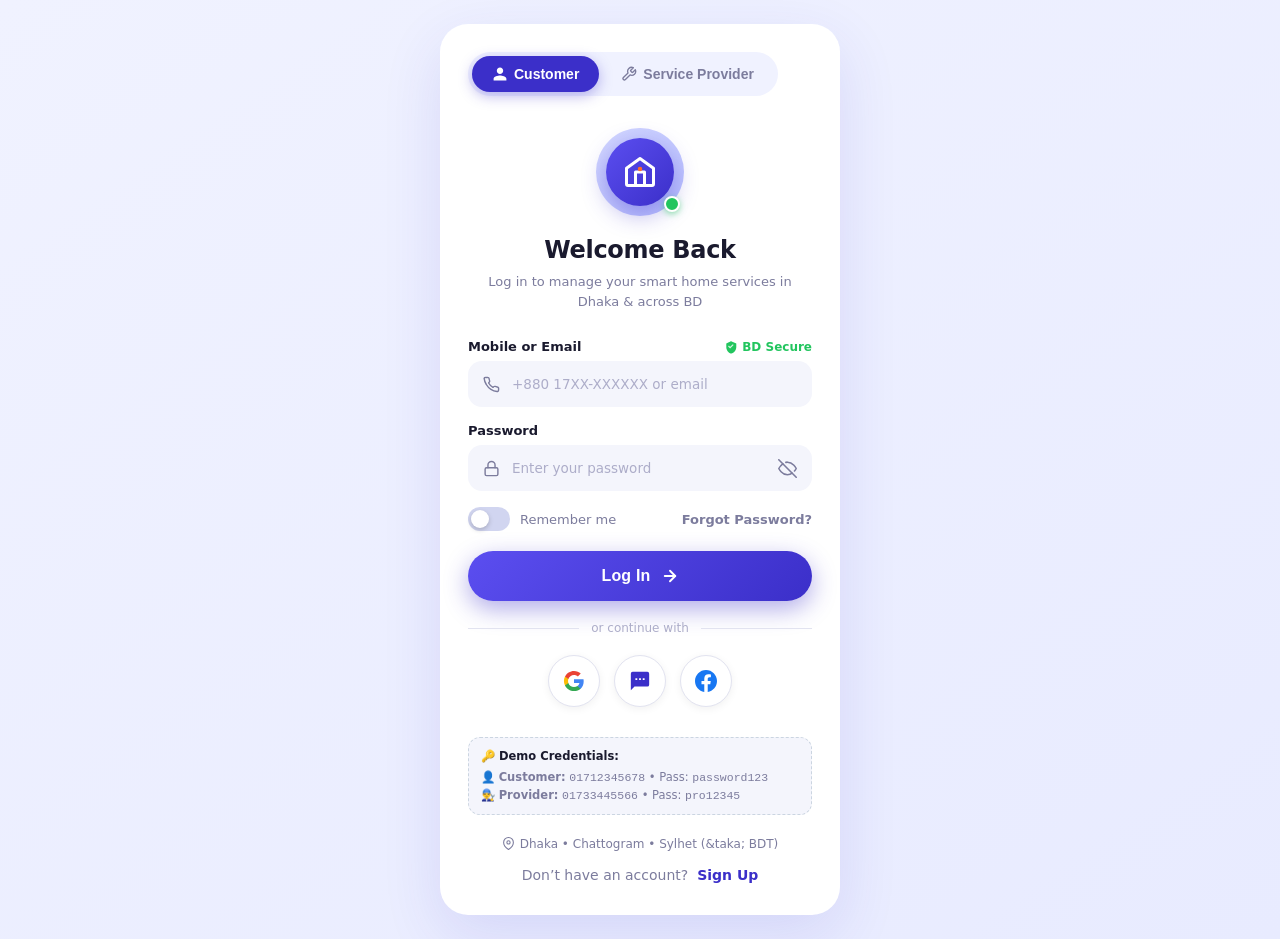
<file: index.html>
<!DOCTYPE html>
<html lang="en">
<head>
  <meta charset="UTF-8" />
  <meta name="viewport" content="width=device-width, initial-scale=1.0" />
  <title>Smart Home Service Automation</title>
  <script>
    // Redirect to the login page as the app entry point
    window.location.replace("pages/login.html");
  </script>
</head>
<body></body>
</html>
</file>
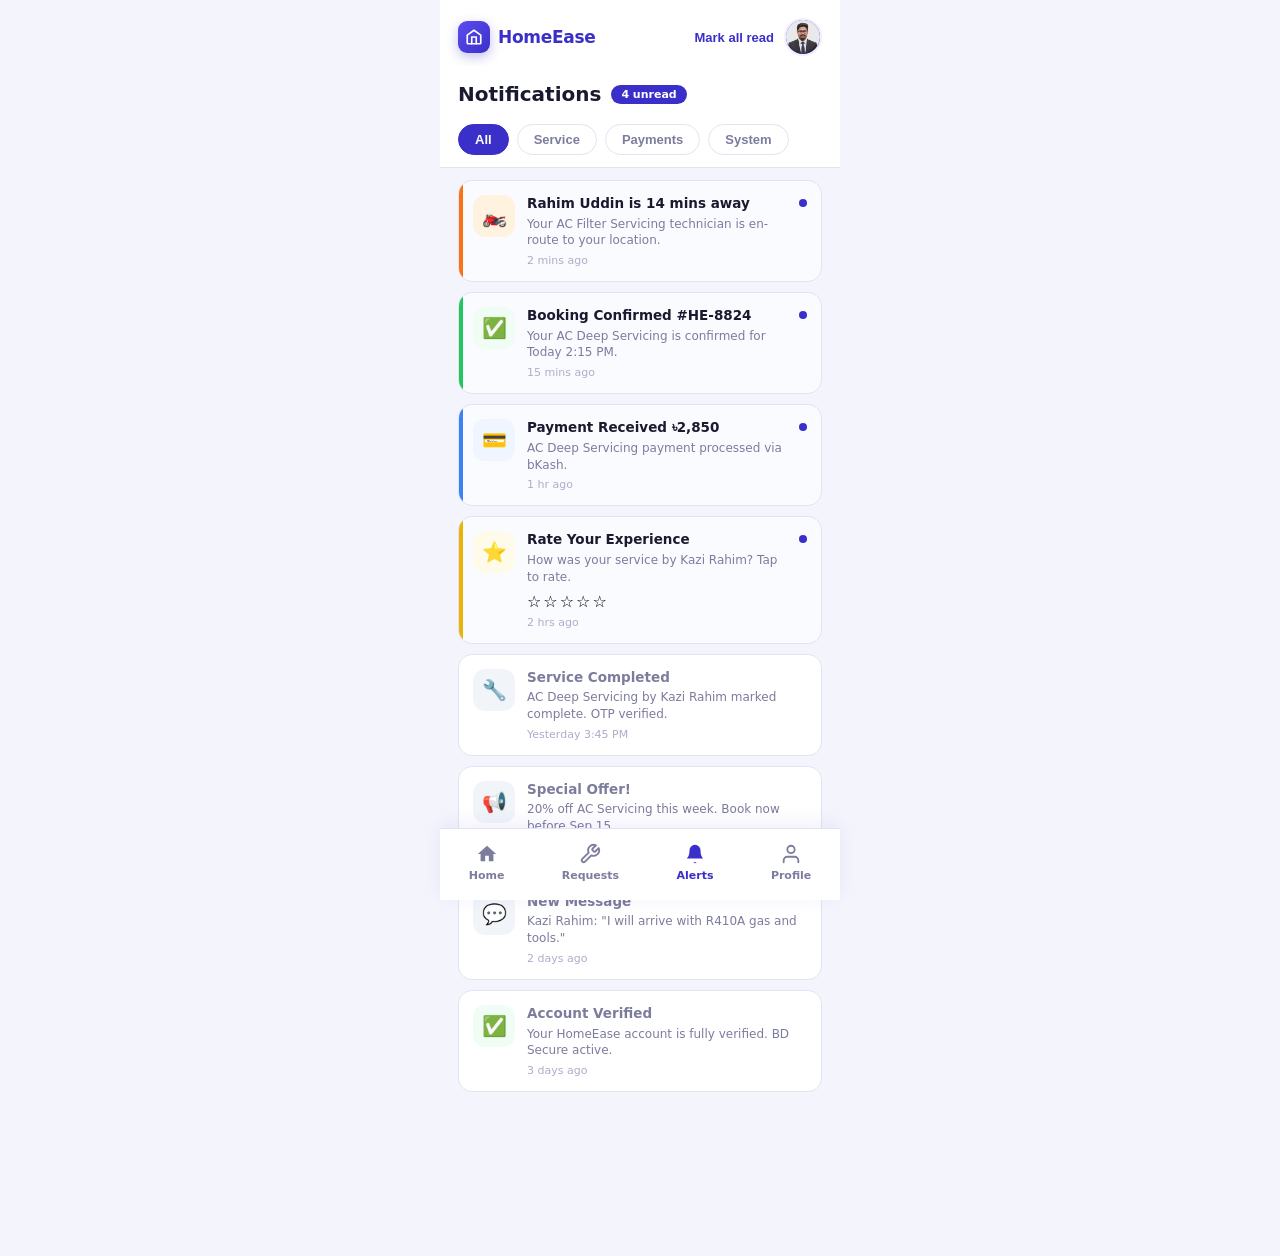
<file: pages/alerts.html>
<!DOCTYPE html>
<html lang="en">
<head>
  <meta charset="UTF-8"/><meta name="viewport" content="width=device-width,initial-scale=1.0"/>
  <title>Alerts — HomeEase</title>
  <link rel="stylesheet" href="../assets/css/global.css"/>
  <link rel="stylesheet" href="../assets/css/dashboard.css"/>
  <style>
    .alerts-header{display:flex;align-items:center;justify-content:space-between;padding:16px 18px 10px;background:var(--white);}
    .ah-left{display:flex;align-items:center;gap:10px;}
    .ah-title{font-size:20px;font-weight:800;color:var(--text-dark);}
    .unread-badge{background:var(--primary);color:#fff;font-size:11px;font-weight:700;padding:3px 10px;border-radius:999px;}
    .mark-all{font-size:13px;font-weight:600;color:var(--primary);background:none;border:none;cursor:pointer;}
    .notif-filter-tabs{display:flex;gap:8px;padding:8px 18px 12px;background:var(--white);border-bottom:1px solid var(--border);overflow-x:auto;scrollbar-width:none;}
    .notif-filter-tabs::-webkit-scrollbar{display:none;}
    .nf-tab{padding:7px 16px;border-radius:999px;border:1.5px solid var(--border);background:var(--white);font-size:13px;font-weight:600;color:var(--text-muted);cursor:pointer;white-space:nowrap;transition:all .2s;}
    .nf-tab.active{background:var(--primary);border-color:var(--primary);color:#fff;}
    .notif-list{padding:12px 18px;display:flex;flex-direction:column;gap:10px;}
    .notif-card{background:var(--white);border-radius:14px;padding:14px;display:flex;gap:12px;position:relative;border:1.5px solid var(--border);transition:box-shadow .2s;overflow:hidden;}
    .notif-card::before{content:'';position:absolute;left:0;top:0;bottom:0;width:4px;border-radius:4px 0 0 4px;}
    .notif-card.unread::before{background:var(--primary);}
    .notif-card.orange::before{background:#F97316;}
    .notif-card.green-l::before{background:var(--green);}
    .notif-card.blue-l::before{background:#3B82F6;}
    .notif-card.yellow-l::before{background:#EAB308;}
    .notif-card:hover{box-shadow:0 4px 16px rgba(59,47,201,.08);}
    .notif-card.unread{background:#FAFBFF;}
    .notif-icon-wrap{width:42px;height:42px;border-radius:12px;display:flex;align-items:center;justify-content:center;flex-shrink:0;font-size:20px;}
    .notif-body{flex:1;min-width:0;}
    .notif-title{font-size:13.5px;font-weight:700;color:var(--text-dark);line-height:1.3;}
    .notif-msg{font-size:12px;color:var(--text-muted);margin-top:3px;line-height:1.4;}
    .notif-time{font-size:11px;color:var(--text-light);margin-top:5px;}
    .notif-dot{width:8px;height:8px;border-radius:50%;background:var(--primary);flex-shrink:0;margin-top:4px;}
    .stars-inline{display:flex;gap:2px;margin-top:6px;}
    .stars-inline span{font-size:16px;cursor:pointer;transition:transform .1s;}
    .stars-inline span:hover{transform:scale(1.2);}
    .notif-card.read .notif-title{color:var(--text-muted);font-weight:600;}
    .notif-card.read{background:var(--white);}
    .notif-card.read::before{background:transparent;}
  </style>
</head>
<body class="dashboard-page">
<div class="app-shell">

  <!-- Top bar -->
  <header class="top-bar">
    <div class="brand">
      <div class="brand-icon"><svg viewBox="0 0 24 24" fill="none" stroke="white" stroke-width="2.2" stroke-linecap="round" stroke-linejoin="round" style="width:18px;height:18px;"><path d="M3 9.5L12 3l9 6.5V20a1 1 0 0 1-1 1H4a1 1 0 0 1-1-1V9.5z"/><path d="M9 21V12h6v9"/></svg></div>
      HomeEase
    </div>
    <div style="display:flex;align-items:center;gap:10px;">
      <button class="mark-all" id="markAllBtn">Mark all read</button>
      <a href="profile.html" class="avatar-btn"><img src="../assets/images/avatar-sayad.jpg" alt="Sayad" style="width:100%;height:100%;object-fit:cover;border-radius:50%;"/></a>
    </div>
  </header>

  <!-- Alerts Header -->
  <div class="alerts-header">
    <div class="ah-left">
      <div class="ah-title">Notifications</div>
      <span class="unread-badge" id="unreadBadge">4 unread</span>
    </div>
  </div>

  <!-- Filter Tabs -->
  <div class="notif-filter-tabs" role="tablist">
    <button class="nf-tab active" data-cat="all" role="tab">All</button>
    <button class="nf-tab" data-cat="service" role="tab">Service</button>
    <button class="nf-tab" data-cat="payment" role="tab">Payments</button>
    <button class="nf-tab" data-cat="system" role="tab">System</button>
  </div>

  <div class="page-scroll" style="padding-bottom:80px;">
    <div class="notif-list" id="notifList">

      <!-- 1: UNREAD — On the way -->
      <div class="notif-card unread orange" data-cat="service">
        <div class="notif-icon-wrap" style="background:#FFF3E0;">🏍️</div>
        <div class="notif-body">
          <div class="notif-title">Rahim Uddin is 14 mins away</div>
          <div class="notif-msg">Your AC Filter Servicing technician is en-route to your location.</div>
          <div class="notif-time">2 mins ago</div>
        </div>
        <div class="notif-dot"></div>
      </div>

      <!-- 2: UNREAD — Booking confirmed -->
      <div class="notif-card unread green-l" data-cat="service">
        <div class="notif-icon-wrap" style="background:#F0FDF4;">✅</div>
        <div class="notif-body">
          <div class="notif-title">Booking Confirmed #HE-8824</div>
          <div class="notif-msg">Your AC Deep Servicing is confirmed for Today 2:15 PM.</div>
          <div class="notif-time">15 mins ago</div>
        </div>
        <div class="notif-dot"></div>
      </div>

      <!-- 3: UNREAD — Payment -->
      <div class="notif-card unread blue-l" data-cat="payment">
        <div class="notif-icon-wrap" style="background:#EFF6FF;">💳</div>
        <div class="notif-body">
          <div class="notif-title">Payment Received ৳2,850</div>
          <div class="notif-msg">AC Deep Servicing payment processed via bKash.</div>
          <div class="notif-time">1 hr ago</div>
        </div>
        <div class="notif-dot"></div>
      </div>

      <!-- 4: UNREAD — Rate -->
      <div class="notif-card unread yellow-l" data-cat="service">
        <div class="notif-icon-wrap" style="background:#FFFBEB;">⭐</div>
        <div class="notif-body">
          <div class="notif-title">Rate Your Experience</div>
          <div class="notif-msg">How was your service by Kazi Rahim? Tap to rate.</div>
          <div class="stars-inline" id="ratingStars" aria-label="Rate Kazi Rahim">
            <span role="button" aria-label="1 star" tabindex="0">☆</span>
            <span role="button" aria-label="2 stars" tabindex="0">☆</span>
            <span role="button" aria-label="3 stars" tabindex="0">☆</span>
            <span role="button" aria-label="4 stars" tabindex="0">☆</span>
            <span role="button" aria-label="5 stars" tabindex="0">☆</span>
          </div>
          <div class="notif-time">2 hrs ago</div>
        </div>
        <div class="notif-dot"></div>
      </div>

      <!-- 5: READ -->
      <div class="notif-card read" data-cat="service">
        <div class="notif-icon-wrap" style="background:#F1F5F9;">🔧</div>
        <div class="notif-body">
          <div class="notif-title">Service Completed</div>
          <div class="notif-msg">AC Deep Servicing by Kazi Rahim marked complete. OTP verified.</div>
          <div class="notif-time">Yesterday 3:45 PM</div>
        </div>
      </div>

      <!-- 6: READ -->
      <div class="notif-card read" data-cat="service">
        <div class="notif-icon-wrap" style="background:#F1F5F9;">📢</div>
        <div class="notif-body">
          <div class="notif-title">Special Offer!</div>
          <div class="notif-msg">20% off AC Servicing this week. Book now before Sep 15.</div>
          <div class="notif-time">Yesterday 10:00 AM</div>
        </div>
      </div>

      <!-- 7: READ -->
      <div class="notif-card read" data-cat="service">
        <div class="notif-icon-wrap" style="background:#F1F5F9;">💬</div>
        <div class="notif-body">
          <div class="notif-title">New Message</div>
          <div class="notif-msg">Kazi Rahim: "I will arrive with R410A gas and tools."</div>
          <div class="notif-time">2 days ago</div>
        </div>
      </div>

      <!-- 8: READ -->
      <div class="notif-card read" data-cat="system">
        <div class="notif-icon-wrap" style="background:#F0FDF4;">✅</div>
        <div class="notif-body">
          <div class="notif-title">Account Verified</div>
          <div class="notif-msg">Your HomeEase account is fully verified. BD Secure active.</div>
          <div class="notif-time">3 days ago</div>
        </div>
      </div>

    </div>
  </div>

  <!-- Bottom Nav -->
  <nav class="bottom-nav">
    <a href="dashboard.html" class="nav-item"><svg viewBox="0 0 24 24" fill="currentColor"><path d="M10 20v-6h4v6h5v-8h3L12 3 2 12h3v8z"/></svg><span class="nav-label">Home</span></a>
    <a href="requests.html" class="nav-item"><svg viewBox="0 0 24 24" fill="none" stroke="currentColor" stroke-width="2" stroke-linecap="round" stroke-linejoin="round"><path d="M14.7 6.3a1 1 0 0 0 0 1.4l1.6 1.6a1 1 0 0 0 1.4 0l3.77-3.77a6 6 0 0 1-7.94 7.94l-6.91 6.91a2.12 2.12 0 0 1-3-3l6.91-6.91a6 6 0 0 1 7.94-7.94l-3.76 3.76z"/></svg><span class="nav-label">Requests</span></a>
    <a href="alerts.html" class="nav-item active" aria-current="page"><svg viewBox="0 0 24 24" fill="currentColor"><path d="M18 8A6 6 0 0 0 6 8c0 7-3 9-3 9h18s-3-2-3-9"/><path d="M13.73 21a2 2 0 0 1-3.46 0"/></svg><span class="nav-label">Alerts</span></a>
    <a href="profile.html" class="nav-item"><svg viewBox="0 0 24 24" fill="none" stroke="currentColor" stroke-width="2" stroke-linecap="round" stroke-linejoin="round"><path d="M20 21v-2a4 4 0 0 0-4-4H8a4 4 0 0 0-4 4v2"/><circle cx="12" cy="7" r="4"/></svg><span class="nav-label">Profile</span></a>
  </nav>
</div>

<div id="toast" class="toast" role="alert" aria-live="polite"></div>
<script>
let _tt;
function showToast(m){const t=document.getElementById("toast");t.textContent=m;t.classList.add("show");clearTimeout(_tt);_tt=setTimeout(()=>t.classList.remove("show"),3000);}
document.addEventListener("DOMContentLoaded",()=>{
  // Filter tabs
  document.querySelectorAll(".nf-tab").forEach(tab=>{
    tab.addEventListener("click",()=>{
      document.querySelectorAll(".nf-tab").forEach(t=>t.classList.remove("active"));
      tab.classList.add("active");
      const cat=tab.dataset.cat;
      document.querySelectorAll(".notif-card").forEach(c=>{
        c.style.display=(cat==="all"||c.dataset.cat===cat)?"flex":"none";
      });
    });
  });

  // Mark all read
  document.getElementById("markAllBtn").addEventListener("click",()=>{
    document.querySelectorAll(".notif-card.unread").forEach(c=>{
      c.classList.remove("unread","orange","green-l","blue-l","yellow-l");
      c.classList.add("read");
      c.querySelector(".notif-dot")?.remove();
    });
    document.getElementById("unreadBadge").textContent="0 unread";
    document.getElementById("unreadBadge").style.background="#9CA3AF";
    showToast("✅ All notifications marked as read");
  });

  // Star rating
  const stars=document.querySelectorAll("#ratingStars span");
  stars.forEach((s,i)=>{
    s.addEventListener("click",()=>{
      stars.forEach((st,j)=>st.textContent=j<=i?"⭐":"☆");
      showToast(`⭐ Rated Kazi Rahim ${i+1} star${i+1>1?"s":""}! Thank you.`);
    });
    s.addEventListener("mouseenter",()=>stars.forEach((st,j)=>st.textContent=j<=i?"⭐":"☆"));
    s.addEventListener("mouseleave",()=>{const filled=Array.from(stars).findIndex(st=>st.textContent==="☆");stars.forEach((st,j)=>st.textContent=filled===-1||j<filled?"⭐":"☆");});
  });
});
</script>
</body>
</html>
</file>
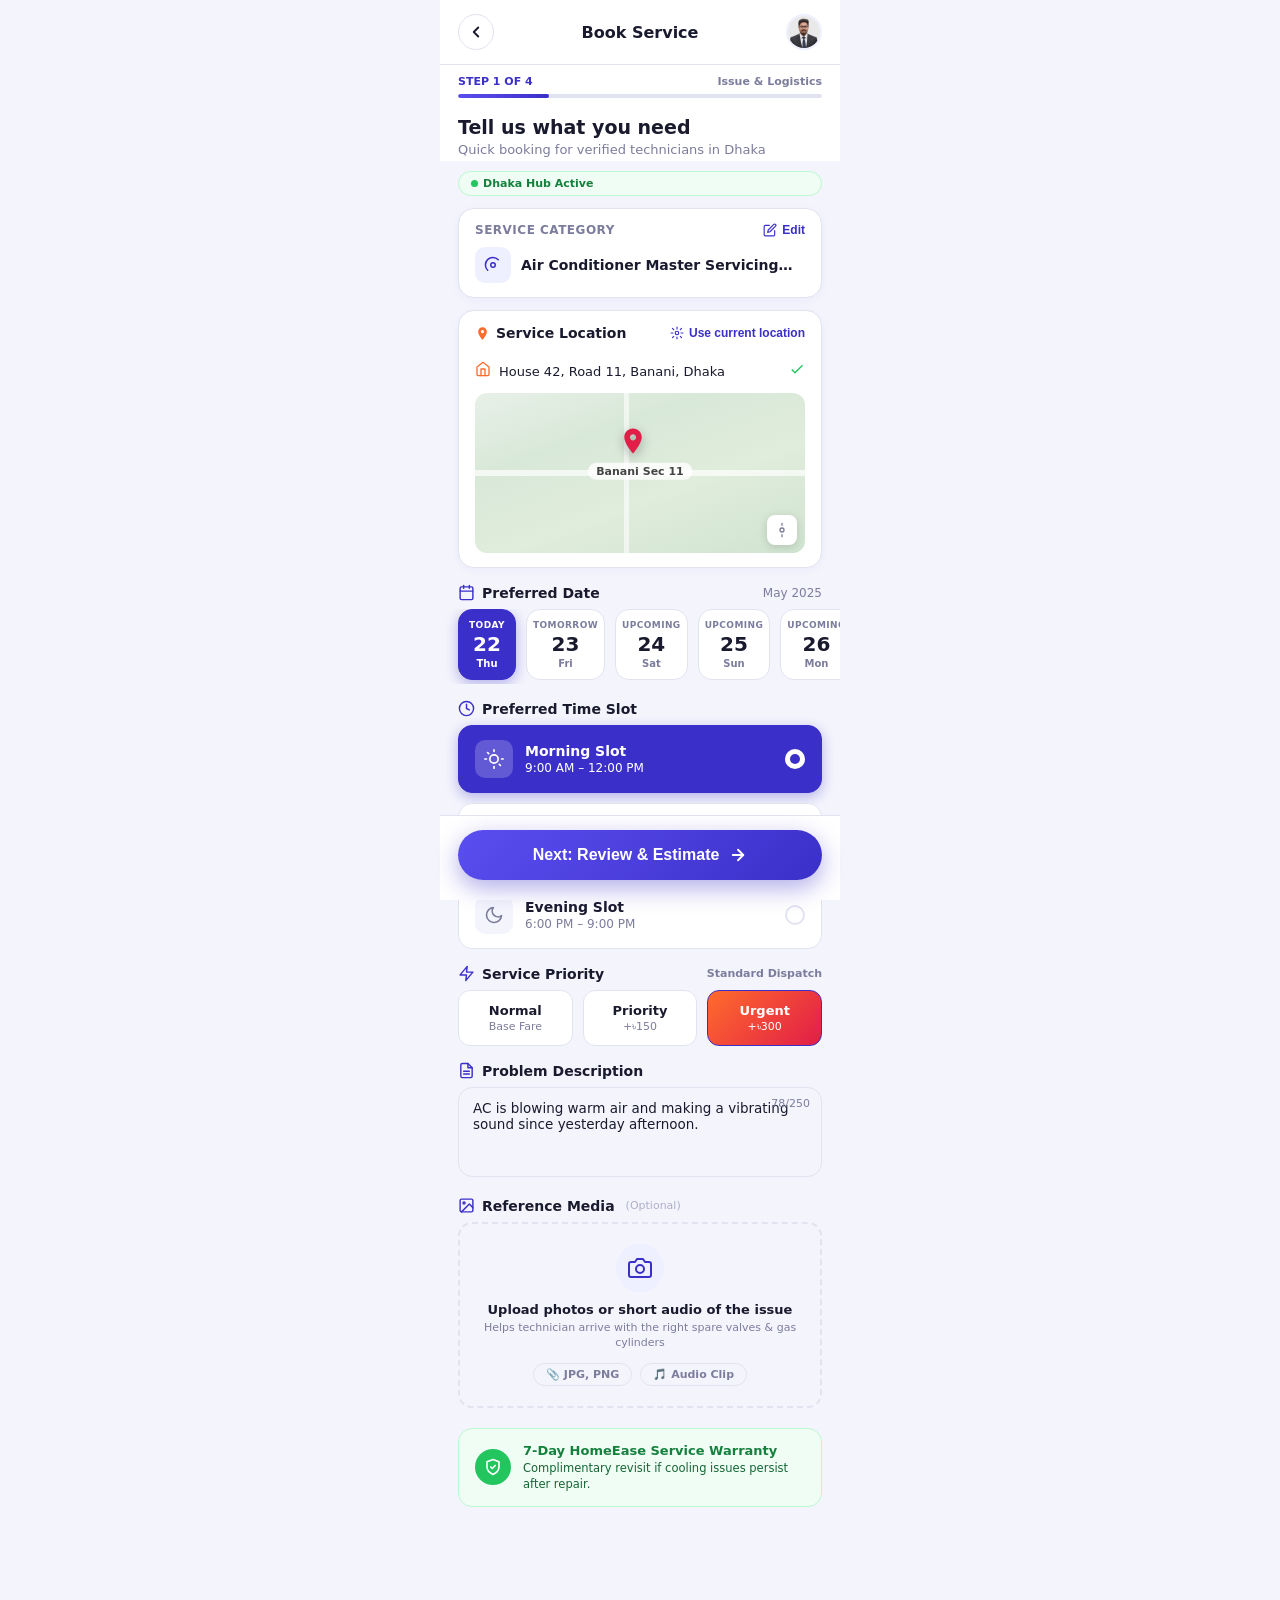
<file: pages/book-service.html>
<!DOCTYPE html>
<html lang="en">
<head>
  <meta charset="UTF-8"/><meta name="viewport" content="width=device-width,initial-scale=1.0"/>
  <title>Book Service — HomeEase</title>
  <link rel="stylesheet" href="../assets/css/global.css"/>
  <link rel="stylesheet" href="../assets/css/dashboard.css"/>
  <link rel="stylesheet" href="../assets/css/book-service.css"/>
</head>
<body class="dashboard-page">
<div class="app-shell">

  <!-- Top Bar -->
  <header class="page-header">
    <button class="back-btn" onclick="history.back()" aria-label="Go back">
      <svg viewBox="0 0 24 24" fill="none" stroke="currentColor" stroke-width="2.5" stroke-linecap="round" stroke-linejoin="round"><polyline points="15 18 9 12 15 6"/></svg>
    </button>
    <span class="page-title">Book Service</span>
    <img src="../assets/images/avatar-sayad.jpg" class="header-avatar" alt="Sayad"/>
  </header>

  <!-- Progress Bar -->
  <div class="progress-bar-wrap">
    <div class="progress-meta"><span>STEP 1 OF 4</span><span>Issue &amp; Logistics</span></div>
    <div class="progress-track"><div class="progress-fill" id="progressFill"></div></div>
  </div>

  <!-- Scrollable Content -->
  <div class="page-scroll">

    <div class="page-intro">
      <h2>Tell us what you need</h2>
      <p>Quick booking for verified technicians in Dhaka</p>
    </div>
    <div class="hub-badge"><span class="hub-dot"></span>Dhaka Hub Active</div>

    <!-- Service Category -->
    <div class="card-section">
      <div class="card-block">
        <div class="card-label-row">
          <span class="card-label">Service Category</span>
          <button class="card-action" id="editCategory" aria-label="Edit service category">
            <svg viewBox="0 0 24 24" fill="none" stroke="currentColor" stroke-width="2" stroke-linecap="round" stroke-linejoin="round"><path d="M11 4H4a2 2 0 0 0-2 2v14a2 2 0 0 0 2 2h14a2 2 0 0 0 2-2v-7"/><path d="M18.5 2.5a2.121 2.121 0 0 1 3 3L12 15l-4 1 1-4 9.5-9.5z"/></svg>
            Edit
          </button>
        </div>
        <div class="svc-row">
          <div class="svc-icon-sm">
            <svg viewBox="0 0 24 24" fill="none" stroke="currentColor" stroke-width="2" stroke-linecap="round" stroke-linejoin="round"><circle cx="12" cy="12" r="3"/><path d="M19.07 4.93A10 10 0 1 0 4.93 19.07"/></svg>
          </div>
          <span class="svc-name-val" id="selectedCategory">Air Conditioner Master Servicing…</span>
        </div>
      </div>

      <!-- Service Location -->
      <div class="card-block" style="margin-top:12px;">
        <div class="card-label-row">
          <span style="font-size:14px;font-weight:700;color:var(--text-dark);display:flex;align-items:center;gap:6px;">
            <svg width="15" height="15" viewBox="0 0 24 24" fill="currentColor" style="color:#FF6B2C"><path d="M12 2C8.13 2 5 5.13 5 9c0 5.25 7 13 7 13s7-7.75 7-13c0-3.87-3.13-7-7-7zm0 9.5c-1.38 0-2.5-1.12-2.5-2.5s1.12-2.5 2.5-2.5 2.5 1.12 2.5 2.5-1.12 2.5-2.5 2.5z"/></svg>
            Service Location
          </span>
          <button class="card-action" id="useCurrentLoc">
            <svg viewBox="0 0 24 24" fill="none" stroke="currentColor" stroke-width="2" stroke-linecap="round" stroke-linejoin="round"><circle cx="12" cy="12" r="3"/><path d="M12 2v3M12 19v3M4.22 4.22l2.12 2.12M17.66 17.66l2.12 2.12M2 12h3M19 12h3M4.22 19.78l2.12-2.12M17.66 6.34l2.12-2.12"/></svg>
            Use current location
          </button>
        </div>
        <div class="loc-row">
          <span class="loc-icon"><svg viewBox="0 0 24 24" fill="none" stroke="currentColor" stroke-width="2" stroke-linecap="round" stroke-linejoin="round"><path d="M3 9l9-7 9 7v11a2 2 0 0 1-2 2H5a2 2 0 0 1-2-2z"/><polyline points="9 22 9 12 15 12 15 22"/></svg></span>
          <span class="loc-text">House 42, Road 11, Banani, Dhaka</span>
          <span class="loc-check"><svg viewBox="0 0 24 24" fill="currentColor"><path d="M9 16.2L4.8 12l-1.4 1.4L9 19 21 7l-1.4-1.4L9 16.2z"/></svg></span>
        </div>
        <!-- Map Tile -->
        <div class="map-tile">
          <div class="map-roads"></div>
          <div class="map-label-banani">Banani Sec 11</div>
          <div class="map-pin">
            <svg viewBox="0 0 24 24" fill="#E11D48"><path d="M12 2C8.13 2 5 5.13 5 9c0 5.25 7 13 7 13s7-7.75 7-13c0-3.87-3.13-7-7-7zm0 9.5c-1.38 0-2.5-1.12-2.5-2.5s1.12-2.5 2.5-2.5 2.5 1.12 2.5 2.5-1.12 2.5-2.5 2.5z"/></svg>
          </div>
          <div class="map-btn"><svg viewBox="0 0 24 24" fill="none" stroke="currentColor" stroke-width="2" stroke-linecap="round" stroke-linejoin="round"><circle cx="12" cy="12" r="3"/><path d="M12 2v3M12 19v3"/></svg></div>
        </div>
      </div>
    </div>

    <!-- Date Picker -->
    <div class="section-row">
      <div class="section-row-title">
        <svg viewBox="0 0 24 24" fill="none" stroke="currentColor" stroke-width="2" stroke-linecap="round" stroke-linejoin="round"><rect x="3" y="4" width="18" height="18" rx="2" ry="2"/><line x1="16" y1="2" x2="16" y2="6"/><line x1="8" y1="2" x2="8" y2="6"/><line x1="3" y1="10" x2="21" y2="10"/></svg>
        Preferred Date
      </div>
      <span class="section-row-right">May 2025</span>
    </div>
    <div class="date-scroll" id="dateScroll" role="group" aria-label="Select date">
      <div class="date-chip selected" data-date="22" role="radio" aria-checked="true" tabindex="0">
        <div class="dc-tag">Today</div><div class="dc-num">22</div><div class="dc-day">Thu</div>
      </div>
      <div class="date-chip" data-date="23" role="radio" aria-checked="false" tabindex="0">
        <div class="dc-tag">Tomorrow</div><div class="dc-num">23</div><div class="dc-day">Fri</div>
      </div>
      <div class="date-chip" data-date="24" role="radio" aria-checked="false" tabindex="0">
        <div class="dc-tag">Upcoming</div><div class="dc-num">24</div><div class="dc-day">Sat</div>
      </div>
      <div class="date-chip" data-date="25" role="radio" aria-checked="false" tabindex="0">
        <div class="dc-tag">Upcoming</div><div class="dc-num">25</div><div class="dc-day">Sun</div>
      </div>
      <div class="date-chip" data-date="26" role="radio" aria-checked="false" tabindex="0">
        <div class="dc-tag">Upcoming</div><div class="dc-num">26</div><div class="dc-day">Mon</div>
      </div>
    </div>

    <!-- Time Slots -->
    <div class="section-row">
      <div class="section-row-title">
        <svg viewBox="0 0 24 24" fill="none" stroke="currentColor" stroke-width="2" stroke-linecap="round" stroke-linejoin="round"><circle cx="12" cy="12" r="10"/><polyline points="12 6 12 12 16 14"/></svg>
        Preferred Time Slot
      </div>
    </div>
    <div class="time-slots" role="group" aria-label="Select time slot">
      <div class="time-slot selected" data-slot="morning" role="radio" aria-checked="true" tabindex="0">
        <div class="ts-icon"><svg viewBox="0 0 24 24" fill="none" stroke="white" stroke-width="2" stroke-linecap="round" stroke-linejoin="round"><circle cx="12" cy="12" r="5"/><line x1="12" y1="1" x2="12" y2="3"/><line x1="12" y1="21" x2="12" y2="23"/><line x1="4.22" y1="4.22" x2="5.64" y2="5.64"/><line x1="18.36" y1="18.36" x2="19.78" y2="19.78"/><line x1="1" y1="12" x2="3" y2="12"/><line x1="21" y1="12" x2="23" y2="12"/></svg></div>
        <div class="ts-info"><div class="ts-name">Morning Slot</div><div class="ts-hours">9:00 AM – 12:00 PM</div></div>
        <div class="ts-radio filled"></div>
      </div>
      <div class="time-slot" data-slot="afternoon" role="radio" aria-checked="false" tabindex="0">
        <div class="ts-icon" style="background:var(--input-bg)"><svg viewBox="0 0 24 24" fill="none" stroke="currentColor" stroke-width="2" stroke-linecap="round" stroke-linejoin="round" style="color:var(--text-muted)"><circle cx="12" cy="12" r="5"/><path d="M12 1v2M12 21v2M4.22 4.22l1.42 1.42M18.36 18.36l1.42 1.42M1 12h2M21 12h2M4.22 19.78l1.42-1.42M18.36 5.64l1.42-1.42"/><path d="M12 12a4 4 0 0 1 4 0" opacity=".4"/></svg></div>
        <div class="ts-info"><div class="ts-name">Afternoon Slot</div><div class="ts-hours">2:00 PM – 5:00 PM</div></div>
        <div class="ts-radio"></div>
      </div>
      <div class="time-slot" data-slot="evening" role="radio" aria-checked="false" tabindex="0">
        <div class="ts-icon" style="background:var(--input-bg)"><svg viewBox="0 0 24 24" fill="none" stroke="currentColor" stroke-width="2" stroke-linecap="round" stroke-linejoin="round" style="color:var(--text-muted)"><path d="M21 12.79A9 9 0 1 1 11.21 3 7 7 0 0 0 21 12.79z"/></svg></div>
        <div class="ts-info"><div class="ts-name">Evening Slot</div><div class="ts-hours">6:00 PM – 9:00 PM</div></div>
        <div class="ts-radio"></div>
      </div>
    </div>

    <!-- Service Priority -->
    <div class="section-row">
      <div class="section-row-title">
        <svg viewBox="0 0 24 24" fill="none" stroke="currentColor" stroke-width="2" stroke-linecap="round" stroke-linejoin="round"><polygon points="13 2 3 14 12 14 11 22 21 10 12 10 13 2"/></svg>
        Service Priority
      </div>
      <span class="standard-dispatch">Standard Dispatch</span>
    </div>
    <div class="priority-wrap" role="group" aria-label="Select service priority">
      <div class="priority-chip" data-priority="normal" role="radio" aria-checked="false" tabindex="0">
        <div class="pc-name">Normal</div><div class="pc-price">Base Fare</div>
      </div>
      <div class="priority-chip" data-priority="priority" role="radio" aria-checked="false" tabindex="0">
        <div class="pc-name">Priority</div><div class="pc-price">+৳150</div>
      </div>
      <div class="priority-chip selected urgent" data-priority="urgent" role="radio" aria-checked="true" tabindex="0">
        <div class="pc-name">Urgent</div><div class="pc-price">+৳300</div>
      </div>
    </div>

    <!-- Problem Description -->
    <div class="section-row">
      <div class="section-row-title">
        <svg viewBox="0 0 24 24" fill="none" stroke="currentColor" stroke-width="2" stroke-linecap="round" stroke-linejoin="round"><path d="M14 2H6a2 2 0 0 0-2 2v16a2 2 0 0 0 2 2h12a2 2 0 0 0 2-2V8z"/><polyline points="14 2 14 8 20 8"/><line x1="16" y1="13" x2="8" y2="13"/><line x1="16" y1="17" x2="8" y2="17"/></svg>
        Problem Description
      </div>
    </div>
    <div class="desc-wrap">
      <div class="desc-inner">
        <textarea class="desc-textarea" id="descTextarea" maxlength="250" placeholder="Describe the problem in detail…" aria-label="Problem description">AC is blowing warm air and making a vibrating sound since yesterday afternoon.</textarea>
        <span class="desc-counter"><span id="descCount">68</span>/250</span>
      </div>
    </div>

    <!-- Reference Media -->
    <div class="section-row">
      <div class="section-row-title">
        <svg viewBox="0 0 24 24" fill="none" stroke="currentColor" stroke-width="2" stroke-linecap="round" stroke-linejoin="round"><rect x="3" y="3" width="18" height="18" rx="2" ry="2"/><circle cx="8.5" cy="8.5" r="1.5"/><polyline points="21 15 16 10 5 21"/></svg>
        Reference Media <span style="font-size:11px;font-weight:500;color:var(--text-light);margin-left:4px;">(Optional)</span>
      </div>
    </div>
    <div class="media-wrap">
      <div class="upload-zone" id="uploadZone" role="button" tabindex="0" aria-label="Upload media">
        <div class="upload-icon"><svg viewBox="0 0 24 24" fill="none" stroke="currentColor" stroke-width="2" stroke-linecap="round" stroke-linejoin="round"><path d="M23 19a2 2 0 0 1-2 2H3a2 2 0 0 1-2-2V8a2 2 0 0 1 2-2h4l2-3h6l2 3h4a2 2 0 0 1 2 2z"/><circle cx="12" cy="13" r="4"/></svg></div>
        <div class="upload-title">Upload photos or short audio of the issue</div>
        <div class="upload-sub">Helps technician arrive with the right spare valves &amp; gas cylinders</div>
        <div class="upload-tags">
          <span class="upload-tag">📎 JPG, PNG</span>
          <span class="upload-tag">🎵 Audio Clip</span>
        </div>
      </div>
    </div>

    <!-- Warranty -->
    <div class="section-row" style="padding-bottom:4px;">
      <span></span>
    </div>
    <div class="warranty-wrap">
      <div class="warranty-card">
        <div class="warranty-icon"><svg viewBox="0 0 24 24" fill="none" stroke="currentColor" stroke-width="2.2" stroke-linecap="round" stroke-linejoin="round"><path d="M12 22s8-4 8-10V5l-8-3-8 3v7c0 6 8 10 8 10z"/><polyline points="9 12 11 14 15 10"/></svg></div>
        <div>
          <div class="warranty-title">7-Day HomeEase Service Warranty</div>
          <div class="warranty-text">Complimentary revisit if cooling issues persist after repair.</div>
        </div>
      </div>
    </div>
    <div style="height:90px;"></div>
  </div><!-- /page-scroll -->

  <!-- CTA -->
  <div class="cta-bar">
    <button class="cta-btn" id="nextBtn">
      Next: Review &amp; Estimate
      <svg viewBox="0 0 24 24" fill="none" stroke="currentColor" stroke-width="2.5" stroke-linecap="round" stroke-linejoin="round"><line x1="5" y1="12" x2="19" y2="12"/><polyline points="12 5 19 12 12 19"/></svg>
    </button>
  </div>

</div><!-- /app-shell -->

<!-- Category Modal -->
<div class="modal-overlay" id="catModal" role="dialog" aria-modal="true" aria-label="Select service category">
  <div class="modal-sheet">
    <div class="modal-handle"></div>
    <div class="modal-title">Select Service Category</div>
    <div id="catList">
      <div class="modal-option" data-cat="Air Conditioner Master Servicing"><div class="modal-opt-icon svc-blue"><svg viewBox="0 0 24 24" fill="none" stroke="currentColor" stroke-width="2" stroke-linecap="round" stroke-linejoin="round" style="color:#3B2FC9;width:20px;height:20px;"><circle cx="12" cy="12" r="3"/><path d="M19.07 4.93A10 10 0 1 0 4.93 19.07"/></svg></div><span class="modal-opt-name">Air Conditioner Master Servicing</span></div>
      <div class="modal-option" data-cat="Plumbing — Pipe &amp; Leakage Fix"><div class="modal-opt-icon" style="background:#FFF3E0"><svg viewBox="0 0 24 24" fill="none" stroke="#F97316" stroke-width="2" stroke-linecap="round" stroke-linejoin="round" style="width:20px;height:20px;"><path d="M14.7 6.3a1 1 0 0 0 0 1.4l1.6 1.6a1 1 0 0 0 1.4 0l3.77-3.77a6 6 0 0 1-7.94 7.94l-6.91 6.91a2.12 2.12 0 0 1-3-3l6.91-6.91a6 6 0 0 1 7.94-7.94l-3.76 3.76z"/></svg></div><span class="modal-opt-name">Plumbing — Pipe &amp; Leakage Fix</span></div>
      <div class="modal-option" data-cat="Electrical — Wiring &amp; Fan"><div class="modal-opt-icon" style="background:#FFFBEB"><svg viewBox="0 0 24 24" fill="none" stroke="#D97706" stroke-width="2" stroke-linecap="round" stroke-linejoin="round" style="width:20px;height:20px;"><polygon points="13 2 3 14 12 14 11 22 21 10 12 10 13 2"/></svg></div><span class="modal-opt-name">Electrical — Wiring &amp; Fan</span></div>
      <div class="modal-option" data-cat="Cleaning &amp; Pest Control"><div class="modal-opt-icon" style="background:#F0FDF4"><svg viewBox="0 0 24 24" fill="none" stroke="#16A34A" stroke-width="2" stroke-linecap="round" stroke-linejoin="round" style="width:20px;height:20px;"><path d="M3 9l9-7 9 7v11a2 2 0 0 1-2 2H5a2 2 0 0 1-2-2z"/><polyline points="9 22 9 12 15 12 15 22"/></svg></div><span class="modal-opt-name">Cleaning &amp; Pest Control</span></div>
      <div class="modal-option" data-cat="Home Maintenance"><div class="modal-opt-icon" style="background:#FFF1F2"><svg viewBox="0 0 24 24" fill="none" stroke="#E11D48" stroke-width="2" stroke-linecap="round" stroke-linejoin="round" style="width:20px;height:20px;"><circle cx="12" cy="12" r="3"/><path d="M19.07 4.93A10 10 0 1 0 4.93 19.07 10 10 0 0 0 19.07 4.93z"/></svg></div><span class="modal-opt-name">Home Maintenance</span></div>
      <div class="modal-option" data-cat="Moving &amp; Shifting"><div class="modal-opt-icon" style="background:#F0FDFA"><svg viewBox="0 0 24 24" fill="none" stroke="#0D9488" stroke-width="2" stroke-linecap="round" stroke-linejoin="round" style="width:20px;height:20px;"><rect x="1" y="3" width="15" height="13" rx="1"/><path d="M16 8h4l3 3v5h-7V8z"/><circle cx="5.5" cy="18.5" r="2.5"/><circle cx="18.5" cy="18.5" r="2.5"/></svg></div><span class="modal-opt-name">Moving &amp; Shifting</span></div>
      <div class="modal-option" data-cat="Car Care &amp; Repair"><div class="modal-opt-icon" style="background:#F1F5F9"><svg viewBox="0 0 24 24" fill="none" stroke="#475569" stroke-width="2" stroke-linecap="round" stroke-linejoin="round" style="width:20px;height:20px;"><path d="M14 16H9m10 0h3v-3.15a2 2 0 0 0-.12-.47l-2.9-7.24A2 2 0 0 0 17.14 4H6.86a2 2 0 0 0-1.84 1.14L2.12 12.38A2 2 0 0 0 2 12.85V16h2"/><circle cx="6.5" cy="16.5" r="2.5"/><circle cx="16.5" cy="16.5" r="2.5"/></svg></div><span class="modal-opt-name">Car Care &amp; Repair</span></div>
      <div class="modal-option" data-cat="Personal Care"><div class="modal-opt-icon" style="background:#FDF4FF"><svg viewBox="0 0 24 24" fill="none" stroke="#A21CAF" stroke-width="2" stroke-linecap="round" stroke-linejoin="round" style="width:20px;height:20px;"><path d="M20.84 4.61a5.5 5.5 0 0 0-7.78 0L12 5.67l-1.06-1.06a5.5 5.5 0 0 0-7.78 7.78l1.06 1.06L12 21.23l7.78-7.78 1.06-1.06a5.5 5.5 0 0 0 0-7.78z"/></svg></div><span class="modal-opt-name">Personal Care</span></div>
    </div>
  </div>
</div>

<div id="toast" class="toast" role="alert" aria-live="polite"></div>

<script>
let _tt;
function showToast(m){const t=document.getElementById("toast");t.textContent=m;t.classList.add("show");clearTimeout(_tt);_tt=setTimeout(()=>t.classList.remove("show"),3000);}

document.addEventListener("DOMContentLoaded",()=>{
  // Date chips
  document.querySelectorAll(".date-chip").forEach(c=>{
    c.addEventListener("click",()=>{
      document.querySelectorAll(".date-chip").forEach(x=>{x.classList.remove("selected");x.setAttribute("aria-checked","false");});
      c.classList.add("selected");c.setAttribute("aria-checked","true");
    });
  });

  // Time slots
  document.querySelectorAll(".time-slot").forEach(s=>{
    s.addEventListener("click",()=>{
      document.querySelectorAll(".time-slot").forEach(x=>{
        x.classList.remove("selected");x.setAttribute("aria-checked","false");
        x.querySelector(".ts-radio").classList.remove("filled");
        x.querySelector(".ts-icon svg").setAttribute("stroke","currentColor");
      });
      s.classList.add("selected");s.setAttribute("aria-checked","true");
      s.querySelector(".ts-radio").classList.add("filled");
      s.querySelector(".ts-icon svg").setAttribute("stroke","white");
    });
  });

  // Priority chips
  document.querySelectorAll(".priority-chip").forEach(c=>{
    c.addEventListener("click",()=>{
      document.querySelectorAll(".priority-chip").forEach(x=>{x.classList.remove("selected","urgent");x.setAttribute("aria-checked","false");});
      c.classList.add("selected");
      if(c.dataset.priority==="urgent")c.classList.add("urgent");
      c.setAttribute("aria-checked","true");
    });
  });

  // Char counter
  const ta=document.getElementById("descTextarea");
  const ctr=document.getElementById("descCount");
  ctr.textContent=ta.value.length;
  ta.addEventListener("input",()=>ctr.textContent=ta.value.length);

  // Upload zone
  document.getElementById("uploadZone").addEventListener("click",()=>showToast("File upload simulated — photos attached!"));

  // Category modal
  document.getElementById("editCategory").addEventListener("click",()=>document.getElementById("catModal").classList.add("open"));
  document.getElementById("catModal").addEventListener("click",e=>{if(e.target===document.getElementById("catModal"))document.getElementById("catModal").classList.remove("open");});
  document.querySelectorAll(".modal-option").forEach(opt=>{
    opt.addEventListener("click",()=>{
      document.getElementById("selectedCategory").textContent=opt.dataset.cat+"…";
      document.getElementById("catModal").classList.remove("open");
      showToast("Category updated!");
    });
  });

  // Use current location
  document.getElementById("useCurrentLoc").addEventListener("click",()=>showToast("📍 Using current location: Gulshan-2, Dhaka"));

  // CTA
  document.getElementById("nextBtn").addEventListener("click",()=>{
    showToast("✅ Booking submitted! Finding technician…");
    setTimeout(()=>window.location.href="tracking.html",1000);
  });
});
</script>
</body>
</html>
</file>
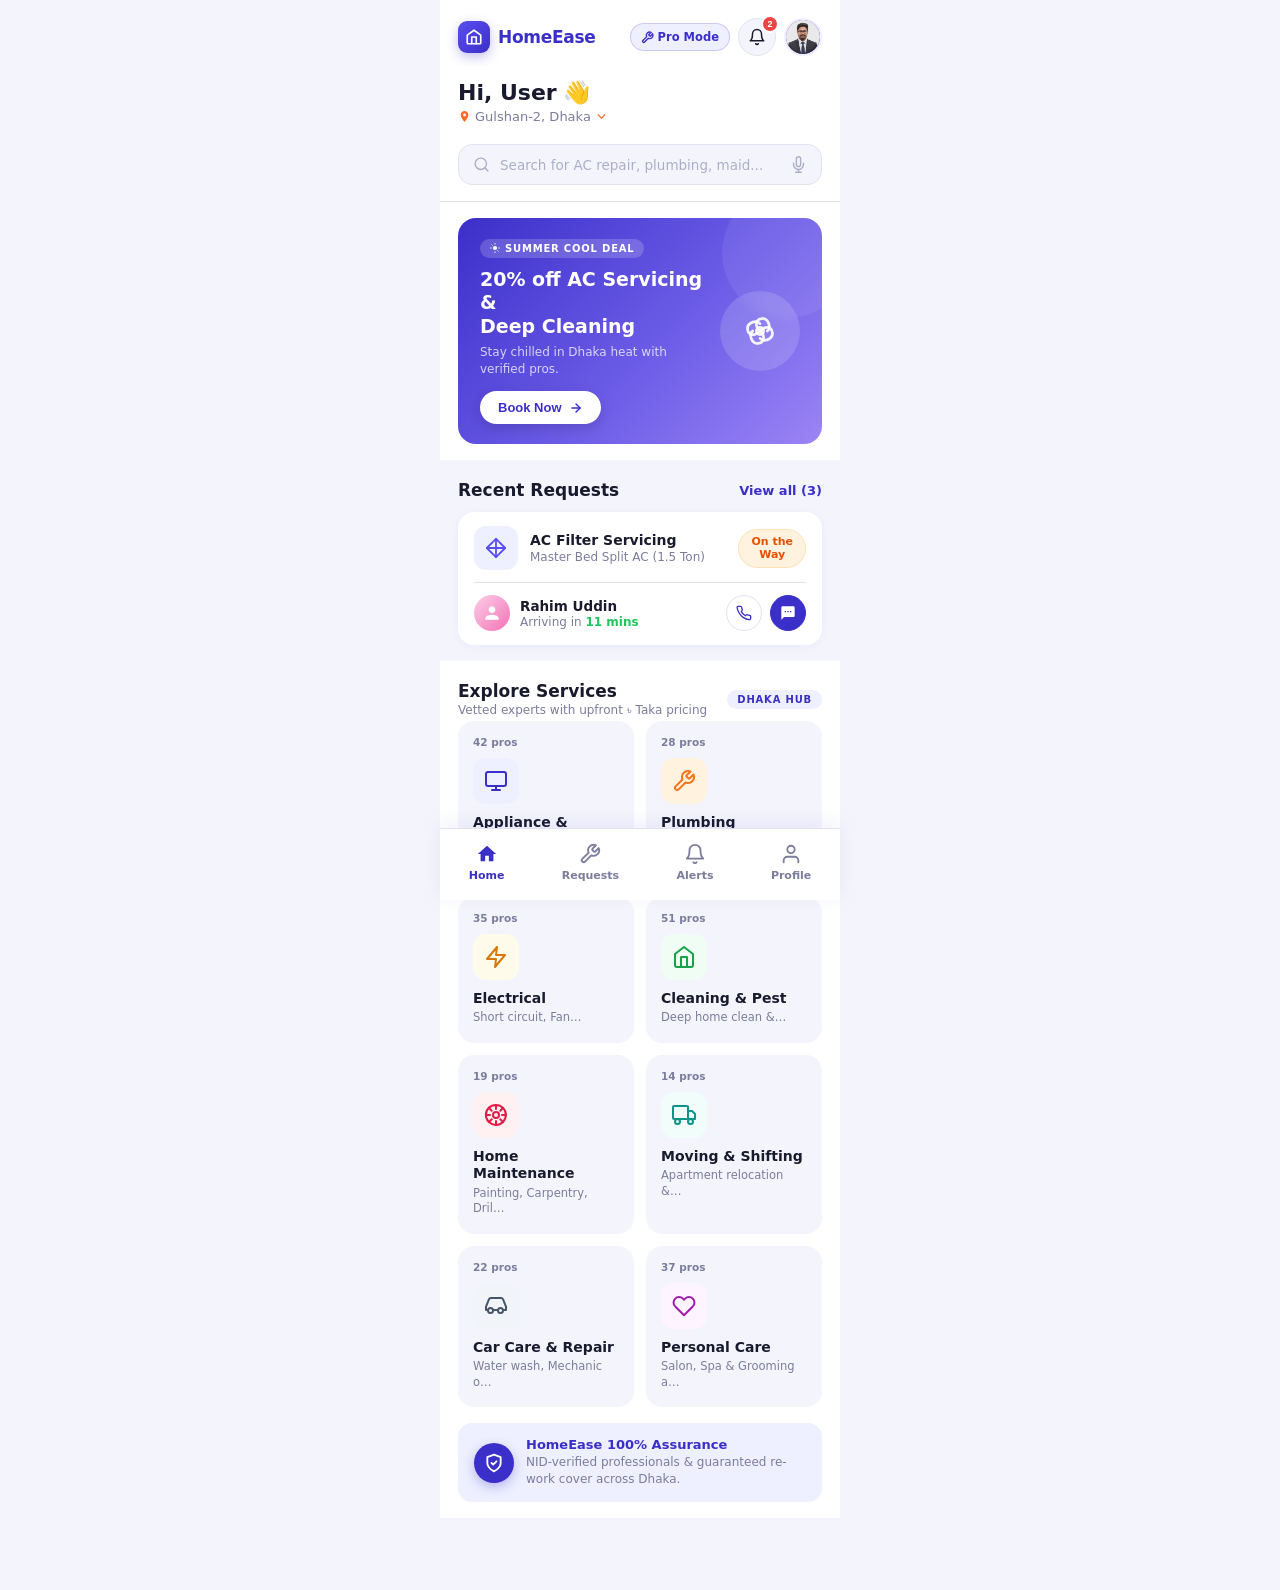
<file: pages/dashboard.html>
<!DOCTYPE html>
<html lang="en">
<head>
  <meta charset="UTF-8" />
  <meta name="viewport" content="width=device-width, initial-scale=1.0" />
  <title>Home — HomeEase Smart BD</title>
  <link rel="stylesheet" href="../assets/css/global.css" />
  <link rel="stylesheet" href="../assets/css/dashboard.css" />
</head>
<body class="dashboard-page">

<!-- ══════════════════════════════════════════
     APP SHELL
══════════════════════════════════════════ -->
<div class="app-shell">

  <!-- ── Top Bar ── -->
  <header class="top-bar">
    <div class="brand">
      <div class="brand-icon">
        <!-- Smart home icon -->
        <svg viewBox="0 0 24 24" fill="none" stroke="currentColor" stroke-width="2.2" stroke-linecap="round" stroke-linejoin="round" aria-hidden="true">
          <path d="M3 9.5L12 3l9 6.5V20a1 1 0 0 1-1 1H4a1 1 0 0 1-1-1V9.5z"/>
          <path d="M9 21V12h6v9"/>
        </svg>
      </div>
      HomeEase
    </div>

    <div style="display:flex; align-items:center; gap:8px;">
      <a href="provider-dashboard.html" title="Switch to Provider Portal" style="display:flex; align-items:center; gap:4px; font-size:11.5px; font-weight:700; color:var(--primary); background:var(--primary-light); border:1px solid rgba(59,47,201,0.2); padding:6px 10px; border-radius:999px; text-decoration:none;">
        <svg width="13" height="13" viewBox="0 0 24 24" fill="none" stroke="currentColor" stroke-width="2.5"><path d="M14.7 6.3a1 1 0 0 0 0 1.4l1.6 1.6a1 1 0 0 0 1.4 0l3.77-3.77a6 6 0 0 1-7.94 7.94l-6.91 6.91a2.12 2.12 0 0 1-3-3l6.91-6.91a6 6 0 0 1 7.94-7.94l-3.76 3.76z"/></svg>
        Pro Mode
      </a>
      <button class="notif-btn" id="notifBtn" aria-label="Notifications">
        <svg viewBox="0 0 24 24" fill="none" stroke="currentColor" stroke-width="2" stroke-linecap="round" stroke-linejoin="round" aria-hidden="true">
          <path d="M18 8A6 6 0 0 0 6 8c0 7-3 9-3 9h18s-3-2-3-9"/>
          <path d="M13.73 21a2 2 0 0 1-3.46 0"/>
        </svg>
        <span class="notif-badge" aria-label="2 notifications">2</span>
      </button>

      <a href="profile.html" class="avatar-btn" aria-label="My Profile">
        <img src="../assets/images/avatar-sayad.jpg" id="dashboardAvatarImg" alt="Profile" style="width:100%;height:100%;object-fit:cover;border-radius:50%;" />
      </a>
    </div>
  </header>

  <!-- ── Greeting ── -->
  <div class="greeting-block">
    <div class="greeting-name" id="userGreetingName">
      Hi, User
      <span aria-label="waving hand" role="img">👋</span>
    </div>
    <div class="location-row" id="locationRow" role="button" tabindex="0" aria-label="Change location">
      <!-- Map pin -->
      <svg viewBox="0 0 24 24" fill="currentColor" aria-hidden="true">
        <path d="M12 2C8.13 2 5 5.13 5 9c0 5.25 7 13 7 13s7-7.75 7-13c0-3.87-3.13-7-7-7zm0 9.5c-1.38 0-2.5-1.12-2.5-2.5s1.12-2.5 2.5-2.5 2.5 1.12 2.5 2.5-1.12 2.5-2.5 2.5z"/>
      </svg>
      <span class="location-text">Gulshan-2, Dhaka</span>
      <!-- Caret down -->
      <svg class="location-caret" viewBox="0 0 24 24" fill="none" stroke="currentColor" stroke-width="2.5" stroke-linecap="round" aria-hidden="true">
        <polyline points="6 9 12 15 18 9"/>
      </svg>
    </div>
  </div>

  <!-- ── Search Bar ── -->
  <div class="search-wrap">
    <div class="search-inner">
      <svg width="17" height="17" viewBox="0 0 24 24" fill="none" stroke="currentColor" stroke-width="2" stroke-linecap="round" stroke-linejoin="round" aria-hidden="true">
        <circle cx="11" cy="11" r="8"/>
        <line x1="21" y1="21" x2="16.65" y2="16.65"/>
      </svg>
      <input
        type="text"
        id="searchInput"
        class="search-input"
        placeholder="Search for AC repair, plumbing, maid..."
        aria-label="Search services"
      />
      <button class="mic-btn" id="micBtn" aria-label="Voice search">
        <svg width="17" height="17" viewBox="0 0 24 24" fill="none" stroke="currentColor" stroke-width="2" stroke-linecap="round" stroke-linejoin="round" aria-hidden="true">
          <path d="M12 1a3 3 0 0 0-3 3v8a3 3 0 0 0 6 0V4a3 3 0 0 0-3-3z"/>
          <path d="M19 10v2a7 7 0 0 1-14 0v-2"/>
          <line x1="12" y1="19" x2="12" y2="23"/>
          <line x1="8" y1="23" x2="16" y2="23"/>
        </svg>
      </button>
    </div>
  </div>

  <!-- ══ SCROLLABLE CONTENT ══ -->
  <div class="page-scroll">

    <!-- ── Promo Banner ── -->
    <section class="promo-section" aria-label="Summer promotion">
      <div class="promo-banner">
        <div class="promo-content">
          <div class="promo-tag">
            <!-- Sun icon -->
            <svg viewBox="0 0 24 24" fill="currentColor" aria-hidden="true">
              <circle cx="12" cy="12" r="5"/>
              <line x1="12" y1="1" x2="12" y2="3" stroke="currentColor" stroke-width="2" stroke-linecap="round"/>
              <line x1="12" y1="21" x2="12" y2="23" stroke="currentColor" stroke-width="2" stroke-linecap="round"/>
              <line x1="4.22" y1="4.22" x2="5.64" y2="5.64" stroke="currentColor" stroke-width="2" stroke-linecap="round"/>
              <line x1="18.36" y1="18.36" x2="19.78" y2="19.78" stroke="currentColor" stroke-width="2" stroke-linecap="round"/>
              <line x1="1" y1="12" x2="3" y2="12" stroke="currentColor" stroke-width="2" stroke-linecap="round"/>
              <line x1="21" y1="12" x2="23" y2="12" stroke="currentColor" stroke-width="2" stroke-linecap="round"/>
            </svg>
            Summer Cool Deal
          </div>
          <div class="promo-title">20% off AC Servicing &amp;<br>Deep Cleaning</div>
          <div class="promo-sub">Stay chilled in Dhaka heat with<br>verified pros.</div>
          <button class="promo-btn" id="bookNowBtn">
            Book Now
            <svg viewBox="0 0 24 24" fill="none" stroke="currentColor" stroke-width="2.5" stroke-linecap="round" stroke-linejoin="round" aria-hidden="true">
              <line x1="5" y1="12" x2="19" y2="12"/>
              <polyline points="12 5 19 12 12 19"/>
            </svg>
          </button>
        </div>
        <!-- Fan / AC icon -->
        <div class="promo-icon-wrap" aria-hidden="true">
          <svg viewBox="0 0 24 24" fill="none" stroke="currentColor" stroke-width="1.5" stroke-linecap="round" stroke-linejoin="round">
            <path d="M12 12c1.5-2 4-2.5 5.5-1.5s2 4 0 5.5-4.5 1.5-5.5 0"/>
            <path d="M12 12c-1.5 2-4 2.5-5.5 1.5s-2-4 0-5.5 4.5-1.5 5.5 0"/>
            <path d="M12 12c2 1.5 2.5 4 1.5 5.5s-4 2-5.5 0-1.5-4.5 0-5.5"/>
            <path d="M12 12c-2-1.5-2.5-4-1.5-5.5s4-2 5.5 0 1.5 4.5 0 5.5"/>
            <circle cx="12" cy="12" r="2"/>
          </svg>
        </div>
      </div>
    </section>

    <!-- ── Recent Requests ── -->
    <div class="section-header">
      <div>
        <div class="section-title">Recent Requests</div>
      </div>
      <a href="#" class="view-all" id="viewAllRequests" role="button">View all (3)</a>
    </div>

    <section class="requests-section" aria-label="Recent service requests">
      <div class="request-card">

        <!-- Request row -->
        <div class="request-main">
          <div class="request-left">
            <div class="req-icon" aria-hidden="true">
              <!-- AC / snowflake icon -->
              <svg viewBox="0 0 24 24" fill="none" stroke="currentColor" stroke-width="2" stroke-linecap="round" stroke-linejoin="round">
                <line x1="12" y1="2" x2="12" y2="22"/>
                <path d="M17 7l-5-5-5 5"/>
                <path d="M17 17l-5 5-5-5"/>
                <line x1="2" y1="12" x2="22" y2="12"/>
                <path d="M7 7l-5 5 5 5"/>
                <path d="M17 7l5 5-5 5"/>
              </svg>
            </div>
            <div>
              <div class="req-title">AC Filter Servicing</div>
              <div class="req-sub">Master Bed Split AC (1.5 Ton)</div>
            </div>
          </div>
          <span class="status-badge on-the-way" aria-label="Status: On the Way">
            On the<br>Way
          </span>
        </div>

        <!-- Provider row -->
        <div class="provider-row">
          <div class="provider-info">
            <div class="provider-avatar" aria-hidden="true">
              <!-- Provider photo placeholder -->
              <svg viewBox="0 0 24 24" fill="currentColor" width="20" height="20">
                <path d="M12 12c2.2 0 4-1.8 4-4s-1.8-4-4-4-4 1.8-4 4 1.8 4 4 4zm0 2c-2.7 0-8 1.35-8 4v2h16v-2c0-2.65-5.3-4-8-4z"/>
              </svg>
            </div>
            <div>
              <div class="provider-name">Rahim Uddin</div>
              <div class="provider-eta">Arriving in <strong id="etaMinutes">12 mins</strong></div>
            </div>
          </div>
          <div class="provider-actions">
            <button class="icon-action-btn call" id="callProvider" aria-label="Call Rahim Uddin">
              <svg viewBox="0 0 24 24" fill="none" stroke="currentColor" stroke-width="2" stroke-linecap="round" stroke-linejoin="round">
                <path d="M22 16.92v3a2 2 0 0 1-2.18 2 19.79 19.79 0 0 1-8.63-3.07A19.5 19.5 0 0 1 4.69 12a19.79 19.79 0 0 1-3.07-8.67A2 2 0 0 1 3.61 2h3a2 2 0 0 1 2 1.72 12.84 12.84 0 0 0 .7 2.81 2 2 0 0 1-.45 2.11L7.91 9.91a16 16 0 0 0 6.16 6.16l.91-.86a2 2 0 0 1 2.11-.45 12.84 12.84 0 0 0 2.81.7A2 2 0 0 1 22 16.92z"/>
              </svg>
            </button>
            <button class="icon-action-btn chat" id="chatProvider" aria-label="Chat with Rahim Uddin">
              <svg viewBox="0 0 24 24" fill="currentColor">
                <path d="M20 2H4a2 2 0 0 0-2 2v18l4-4h14a2 2 0 0 0 2-2V4a2 2 0 0 0-2-2zM9 11H7V9h2v2zm4 0h-2V9h2v2zm4 0h-2V9h2v2z"/>
              </svg>
            </button>
          </div>
        </div>

      </div>
    </section>

    <!-- ── Explore Services ── -->
    <section class="services-section" aria-label="Explore services">
      <div class="section-header" style="padding: 20px 0 0;">
        <div>
          <div class="section-title">Explore Services</div>
          <div class="section-subtitle">Vetted experts with upfront ৳ Taka pricing</div>
        </div>
        <span class="section-badge">DHAKA HUB</span>
      </div>

      <div class="services-grid" role="list">

        <!-- Appliance & Gadgets -->
        <div class="service-card" role="listitem" tabindex="0" aria-label="Appliance and Gadgets, 42 professionals">
          <div class="pros-count">42 pros</div>
          <div class="service-icon-wrap svc-blue" aria-hidden="true">
            <svg viewBox="0 0 24 24" fill="none" stroke="currentColor" stroke-width="2" stroke-linecap="round" stroke-linejoin="round">
              <rect x="2" y="3" width="20" height="14" rx="2"/>
              <line x1="8" y1="21" x2="16" y2="21"/>
              <line x1="12" y1="17" x2="12" y2="21"/>
            </svg>
          </div>
          <div class="service-name">Appliance &amp;<br>Gadgets</div>
          <div class="service-desc">Microwave, AC, TV &amp;…</div>
        </div>

        <!-- Plumbing -->
        <div class="service-card" role="listitem" tabindex="0" aria-label="Plumbing, 28 professionals">
          <div class="pros-count">28 pros</div>
          <div class="service-icon-wrap svc-orange" aria-hidden="true">
            <svg viewBox="0 0 24 24" fill="none" stroke="currentColor" stroke-width="2" stroke-linecap="round" stroke-linejoin="round">
              <path d="M14.7 6.3a1 1 0 0 0 0 1.4l1.6 1.6a1 1 0 0 0 1.4 0l3.77-3.77a6 6 0 0 1-7.94 7.94l-6.91 6.91a2.12 2.12 0 0 1-3-3l6.91-6.91a6 6 0 0 1 7.94-7.94l-3.76 3.76z"/>
            </svg>
          </div>
          <div class="service-name">Plumbing</div>
          <div class="service-desc">Leakage, Pipe Fitting…</div>
        </div>

        <!-- Electrical -->
        <div class="service-card" role="listitem" tabindex="0" aria-label="Electrical, 35 professionals">
          <div class="pros-count">35 pros</div>
          <div class="service-icon-wrap svc-yellow" aria-hidden="true">
            <svg viewBox="0 0 24 24" fill="none" stroke="currentColor" stroke-width="2" stroke-linecap="round" stroke-linejoin="round">
              <polygon points="13 2 3 14 12 14 11 22 21 10 12 10 13 2"/>
            </svg>
          </div>
          <div class="service-name">Electrical</div>
          <div class="service-desc">Short circuit, Fan…</div>
        </div>

        <!-- Cleaning & Pest -->
        <div class="service-card" role="listitem" tabindex="0" aria-label="Cleaning and Pest control, 51 professionals">
          <div class="pros-count">51 pros</div>
          <div class="service-icon-wrap svc-green" aria-hidden="true">
            <svg viewBox="0 0 24 24" fill="none" stroke="currentColor" stroke-width="2" stroke-linecap="round" stroke-linejoin="round">
              <path d="M3 9l9-7 9 7v11a2 2 0 0 1-2 2H5a2 2 0 0 1-2-2z"/>
              <polyline points="9 22 9 12 15 12 15 22"/>
            </svg>
          </div>
          <div class="service-name">Cleaning &amp; Pest</div>
          <div class="service-desc">Deep home clean &amp;…</div>
        </div>

        <!-- Home Maintenance -->
        <div class="service-card" role="listitem" tabindex="0" aria-label="Home Maintenance, 19 professionals">
          <div class="pros-count">19 pros</div>
          <div class="service-icon-wrap svc-rose" aria-hidden="true">
            <svg viewBox="0 0 24 24" fill="none" stroke="currentColor" stroke-width="2" stroke-linecap="round" stroke-linejoin="round">
              <circle cx="12" cy="12" r="3"/>
              <path d="M19.07 4.93A10 10 0 1 0 4.93 19.07 10 10 0 0 0 19.07 4.93z"/>
              <path d="M12 2v4M12 18v4M4.93 4.93l2.83 2.83M16.24 16.24l2.83 2.83M2 12h4M18 12h4M4.93 19.07l2.83-2.83M16.24 7.76l2.83-2.83"/>
            </svg>
          </div>
          <div class="service-name">Home<br>Maintenance</div>
          <div class="service-desc">Painting, Carpentry, Dril…</div>
        </div>

        <!-- Moving & Shifting -->
        <div class="service-card" role="listitem" tabindex="0" aria-label="Moving and Shifting, 14 professionals">
          <div class="pros-count">14 pros</div>
          <div class="service-icon-wrap svc-teal" aria-hidden="true">
            <svg viewBox="0 0 24 24" fill="none" stroke="currentColor" stroke-width="2" stroke-linecap="round" stroke-linejoin="round">
              <rect x="1" y="3" width="15" height="13" rx="1"/>
              <path d="M16 8h4l3 3v5h-7V8z"/>
              <circle cx="5.5" cy="18.5" r="2.5"/>
              <circle cx="18.5" cy="18.5" r="2.5"/>
            </svg>
          </div>
          <div class="service-name">Moving &amp; Shifting</div>
          <div class="service-desc">Apartment relocation &amp;…</div>
        </div>

        <!-- Car Care & Repair -->
        <div class="service-card" role="listitem" tabindex="0" aria-label="Car Care and Repair, 22 professionals">
          <div class="pros-count">22 pros</div>
          <div class="service-icon-wrap svc-gray" aria-hidden="true">
            <svg viewBox="0 0 24 24" fill="none" stroke="currentColor" stroke-width="2" stroke-linecap="round" stroke-linejoin="round">
              <path d="M14 16H9m10 0h3v-3.15a2 2 0 0 0-.12-.47l-2.9-7.24A2 2 0 0 0 17.14 4H6.86a2 2 0 0 0-1.84 1.14L2.12 12.38A2 2 0 0 0 2 12.85V16h2"/>
              <circle cx="6.5" cy="16.5" r="2.5"/>
              <circle cx="16.5" cy="16.5" r="2.5"/>
            </svg>
          </div>
          <div class="service-name">Car Care &amp; Repair</div>
          <div class="service-desc">Water wash, Mechanic o…</div>
        </div>

        <!-- Personal Care -->
        <div class="service-card" role="listitem" tabindex="0" aria-label="Personal Care, 37 professionals">
          <div class="pros-count">37 pros</div>
          <div class="service-icon-wrap svc-pink" aria-hidden="true">
            <svg viewBox="0 0 24 24" fill="none" stroke="currentColor" stroke-width="2" stroke-linecap="round" stroke-linejoin="round">
              <path d="M20.84 4.61a5.5 5.5 0 0 0-7.78 0L12 5.67l-1.06-1.06a5.5 5.5 0 0 0-7.78 7.78l1.06 1.06L12 21.23l7.78-7.78 1.06-1.06a5.5 5.5 0 0 0 0-7.78z"/>
            </svg>
          </div>
          <div class="service-name">Personal Care</div>
          <div class="service-desc">Salon, Spa &amp; Grooming a…</div>
        </div>

      </div><!-- /services-grid -->

      <!-- ── HomeEase 100% Assurance ── -->
      <div class="assurance-card mt-16" role="complementary" aria-label="HomeEase assurance">
        <div class="assurance-shield" aria-hidden="true">
          <svg viewBox="0 0 24 24" fill="none" stroke="currentColor" stroke-width="2.2" stroke-linecap="round" stroke-linejoin="round">
            <path d="M12 22s8-4 8-10V5l-8-3-8 3v7c0 6 8 10 8 10z"/>
            <polyline points="9 12 11 14 15 10"/>
          </svg>
        </div>
        <div>
          <div class="assurance-title">HomeEase 100% Assurance</div>
          <div class="assurance-text">NID-verified professionals &amp; guaranteed re-work cover across Dhaka.</div>
        </div>
      </div>

    </section><!-- /services-section -->

  </div><!-- /page-scroll -->

  <!-- ══ BOTTOM NAVIGATION ══ -->
  <nav class="bottom-nav" aria-label="Main navigation">
    <a href="dashboard.html" class="nav-item active" aria-label="Home" aria-current="page">
      <svg viewBox="0 0 24 24" fill="currentColor" aria-hidden="true"><path d="M10 20v-6h4v6h5v-8h3L12 3 2 12h3v8z"/></svg>
      <span class="nav-label">Home</span>
    </a>
    <a href="requests.html" class="nav-item" aria-label="Requests">
      <svg viewBox="0 0 24 24" fill="none" stroke="currentColor" stroke-width="2" stroke-linecap="round" stroke-linejoin="round" aria-hidden="true"><path d="M14.7 6.3a1 1 0 0 0 0 1.4l1.6 1.6a1 1 0 0 0 1.4 0l3.77-3.77a6 6 0 0 1-7.94 7.94l-6.91 6.91a2.12 2.12 0 0 1-3-3l6.91-6.91a6 6 0 0 1 7.94-7.94l-3.76 3.76z"/></svg>
      <span class="nav-label">Requests</span>
    </a>
    <a href="alerts.html" class="nav-item" aria-label="Alerts">
      <svg viewBox="0 0 24 24" fill="none" stroke="currentColor" stroke-width="2" stroke-linecap="round" stroke-linejoin="round" aria-hidden="true"><path d="M18 8A6 6 0 0 0 6 8c0 7-3 9-3 9h18s-3-2-3-9"/><path d="M13.73 21a2 2 0 0 1-3.46 0"/></svg>
      <span class="nav-label">Alerts</span>
    </a>
    <a href="profile.html" class="nav-item" aria-label="Profile">
      <svg viewBox="0 0 24 24" fill="none" stroke="currentColor" stroke-width="2" stroke-linecap="round" stroke-linejoin="round" aria-hidden="true"><path d="M20 21v-2a4 4 0 0 0-4-4H8a4 4 0 0 0-4 4v2"/><circle cx="12" cy="7" r="4"/></svg>
      <span class="nav-label">Profile</span>
    </a>
  </nav>

</div><!-- /app-shell -->

<!-- Toast (injected by JS) -->
<div id="dashToast" class="toast" role="alert" aria-live="polite"></div>

<script src="../assets/js/dashboard.js"></script>
</body>
</html>
</file>
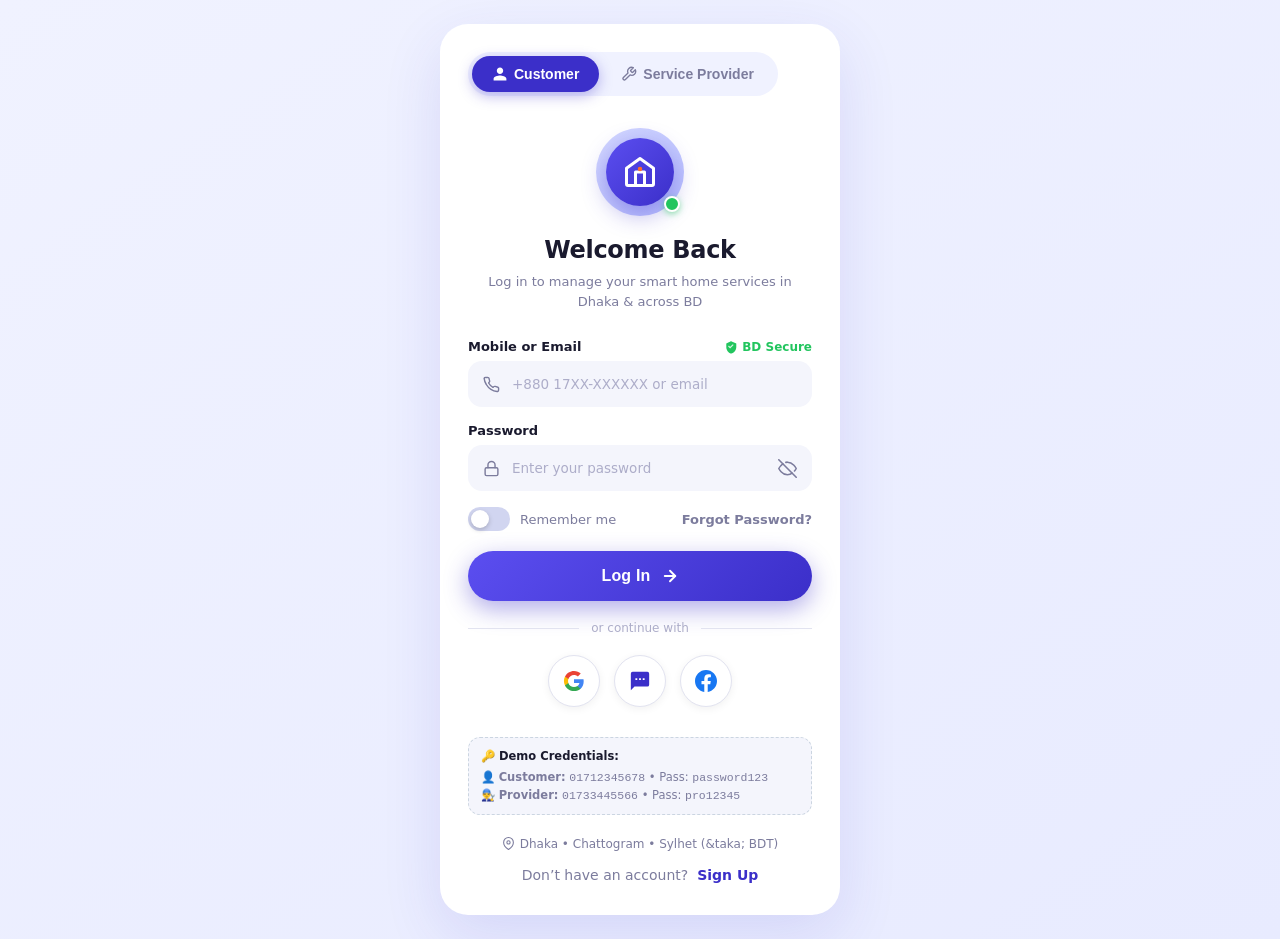
<file: pages/login.html>
<!DOCTYPE html>
<html lang="en">
<head>
  <meta charset="UTF-8" />
  <meta name="viewport" content="width=device-width, initial-scale=1.0" />
  <title>Login — Smart Home BD</title>
  <link rel="stylesheet" href="../assets/css/global.css" />
  <link rel="stylesheet" href="../assets/css/login.css" />

  <style>
    /* Shake animation for invalid inputs */
    @keyframes shake {
      0%,100% { transform: translateX(0); }
      20%      { transform: translateX(-6px); }
      40%      { transform: translateX(6px); }
      60%      { transform: translateX(-4px); }
      80%      { transform: translateX(4px); }
    }
    .shake { animation: shake 0.4s ease; }

    /* Spinner for login button */
    @keyframes spin {
      to { transform: rotate(360deg); }
    }
    .spin { animation: spin 0.8s linear infinite; }
  </style>
</head>
<body>

  <!-- ════════════════════════════════════
       Phone / Card Shell
  ════════════════════════════════════ -->
  <main class="phone-card" role="main" aria-label="Login form">

    <!-- Role Toggle -->
    <nav class="role-toggle" aria-label="Account type">
      <button class="active" data-role="customer" aria-pressed="true">
        <!-- Person icon -->
        <svg viewBox="0 0 24 24" fill="currentColor" aria-hidden="true">
          <path d="M12 12c2.7 0 4.8-2.1 4.8-4.8S14.7 2.4 12 2.4 7.2 4.5 7.2 7.2 9.3 12 12 12zm0 2.4c-3.2 0-9.6 1.6-9.6 4.8v2.4h19.2v-2.4c0-3.2-6.4-4.8-9.6-4.8z"/>
        </svg>
        Customer
      </button>
      <button data-role="provider" aria-pressed="false">
        <!-- Wrench icon -->
        <svg viewBox="0 0 24 24" fill="none" stroke="currentColor" stroke-width="2" stroke-linecap="round" stroke-linejoin="round" aria-hidden="true">
          <path d="M14.7 6.3a1 1 0 0 0 0 1.4l1.6 1.6a1 1 0 0 0 1.4 0l3.77-3.77a6 6 0 0 1-7.94 7.94l-6.91 6.91a2.12 2.12 0 0 1-3-3l6.91-6.91a6 6 0 0 1 7.94-7.94l-3.76 3.76z"/>
        </svg>
        Service Provider
      </button>
    </nav>

    <!-- Hero Logo -->
    <div class="hero-logo" aria-hidden="true">
      <div class="logo-ring-outer">
        <div class="logo-ring-inner">
          <!-- Smart home icon -->
          <svg viewBox="0 0 24 24" fill="none" stroke="white" stroke-width="2" stroke-linecap="round" stroke-linejoin="round">
            <path d="M3 9.5L12 3l9 6.5V20a1 1 0 0 1-1 1H4a1 1 0 0 1-1-1V9.5z"/>
            <path d="M9 21V12h6v9"/>
            <!-- Orange dot inside house: decorative circle -->
            <circle cx="12" cy="10" r="1.5" fill="#FF6B2C" stroke="none"/>
          </svg>
        </div>
        <span class="online-dot" title="Online"></span>
      </div>
    </div>

    <!-- Headings -->
    <h1 class="welcome-title">Welcome Back</h1>
    <p class="welcome-subtitle">
      Log in to manage your smart home services in<br>
      Dhaka &amp; across BD
    </p>

    <!-- ── Login Form ── -->
    <form id="loginForm" class="form-section" novalidate>

      <!-- Mobile / Email Field -->
      <div class="field-group">
        <div class="field-label-row">
          <label class="field-label" for="mobileInput">Mobile or Email</label>
          <span class="bd-secure" aria-label="BD Secure">
            <!-- Shield check icon -->
            <svg viewBox="0 0 24 24" fill="currentColor" aria-hidden="true">
              <path d="M12 2L4 6v6c0 5.25 3.5 10.15 8 11.35C17.5 22.15 21 17.25 21 12V6l-9-4z" opacity=".2"/>
              <path d="M12 2L4 6v6c0 5.25 3.5 10.15 8 11.35C17.5 22.15 21 17.25 21 12V6l-9-4zm-1.5 12.5L7 11l1.4-1.4 2.1 2.1 4.6-4.6L16.5 8.5l-6 6z"/>
            </svg>
            BD Secure
          </span>
        </div>

        <div class="input-wrap" id="mobileWrap">
          <span class="input-icon" aria-hidden="true">
            <!-- Phone icon -->
            <svg viewBox="0 0 24 24" fill="none" stroke="currentColor" stroke-width="2" stroke-linecap="round" stroke-linejoin="round">
              <path d="M22 16.92v3a2 2 0 0 1-2.18 2 19.79 19.79 0 0 1-8.63-3.07A19.5 19.5 0 0 1 4.69 12a19.79 19.79 0 0 1-3.07-8.67A2 2 0 0 1 3.61 2h3a2 2 0 0 1 2 1.72c.127.96.361 1.903.7 2.81a2 2 0 0 1-.45 2.11L7.91 9.91a16 16 0 0 0 6.16 6.16l.91-.86a2 2 0 0 1 2.11-.45c.907.339 1.85.573 2.81.7A2 2 0 0 1 22 16.92z"/>
            </svg>
          </span>
          <input
            type="text"
            id="mobileInput"
            name="mobile"
            placeholder="+880 17XX-XXXXXX or email"
            autocomplete="tel username"
            inputmode="tel"
            aria-label="Mobile number or email address"
          />
        </div>
      </div>

      <!-- Password Field -->
      <div class="field-group">
        <label class="field-label" for="passwordInput">Password</label>

        <div class="input-wrap" id="passwordWrap">
          <span class="input-icon" aria-hidden="true">
            <!-- Lock icon -->
            <svg viewBox="0 0 24 24" fill="none" stroke="currentColor" stroke-width="2" stroke-linecap="round" stroke-linejoin="round">
              <rect x="3" y="11" width="18" height="11" rx="2" ry="2"/>
              <path d="M7 11V7a5 5 0 0 1 10 0v4"/>
            </svg>
          </span>
          <input
            type="password"
            id="passwordInput"
            name="password"
            placeholder="Enter your password"
            autocomplete="current-password"
            aria-label="Password"
          />
          <button type="button" class="input-action" id="passwordToggle" aria-label="Toggle password visibility">
            <!-- Eye open -->
            <svg id="eyeOpen" viewBox="0 0 24 24" fill="none" stroke="currentColor" stroke-width="2" stroke-linecap="round" stroke-linejoin="round" style="display:none">
              <path d="M1 12s4-8 11-8 11 8 11 8-4 8-11 8-11-8-11-8z"/>
              <circle cx="12" cy="12" r="3"/>
            </svg>
            <!-- Eye closed (default — password hidden) -->
            <svg id="eyeClosed" viewBox="0 0 24 24" fill="none" stroke="currentColor" stroke-width="2" stroke-linecap="round" stroke-linejoin="round">
              <path d="M17.94 17.94A10.07 10.07 0 0 1 12 20c-7 0-11-8-11-8a18.45 18.45 0 0 1 5.06-5.94"/>
              <path d="M9.9 4.24A9.12 9.12 0 0 1 12 4c7 0 11 8 11 8a18.5 18.5 0 0 1-2.16 3.19"/>
              <line x1="1" y1="1" x2="23" y2="23"/>
            </svg>
          </button>
        </div>
      </div>

      <!-- Remember Me + Forgot Password -->
      <div class="options-row">
        <label class="toggle-wrap" aria-label="Remember me">
          <input type="checkbox" id="rememberMe" name="remember" />
          <span class="toggle-track"><span class="toggle-thumb"></span></span>
          <span class="toggle-label">Remember me</span>
        </label>
        <a href="#" class="forgot-link" id="forgotLink">Forgot Password?</a>
      </div>

      <!-- Login Button -->
      <button type="submit" class="login-btn" id="loginBtn">
        Log In
        <svg viewBox="0 0 24 24" fill="none" stroke="currentColor" stroke-width="2.5" stroke-linecap="round" stroke-linejoin="round" aria-hidden="true">
          <line x1="5" y1="12" x2="19" y2="12"/>
          <polyline points="12 5 19 12 12 19"/>
        </svg>
      </button>

      <!-- Divider -->
      <div class="divider" role="separator"><span>or continue with</span></div>

      <!-- Social Login -->
      <div class="social-row" role="group" aria-label="Social login options">

        <!-- Google -->
        <button type="button" class="social-btn" data-provider="google" aria-label="Continue with Google">
          <svg viewBox="0 0 24 24" aria-hidden="true">
            <path d="M22.56 12.25c0-.78-.07-1.53-.2-2.25H12v4.26h5.92c-.26 1.37-1.04 2.53-2.21 3.31v2.77h3.57c2.08-1.92 3.28-4.74 3.28-8.09z" fill="#4285F4"/>
            <path d="M12 23c2.97 0 5.46-.98 7.28-2.66l-3.57-2.77c-.98.66-2.23 1.06-3.71 1.06-2.86 0-5.29-1.93-6.16-4.53H2.18v2.84C3.99 20.53 7.7 23 12 23z" fill="#34A853"/>
            <path d="M5.84 14.09c-.22-.66-.35-1.36-.35-2.09s.13-1.43.35-2.09V7.07H2.18C1.43 8.55 1 10.22 1 12s.43 3.45 1.18 4.93l3.66-2.84z" fill="#FBBC05"/>
            <path d="M12 5.38c1.62 0 3.06.56 4.21 1.64l3.15-3.15C17.45 2.09 14.97 1 12 1 7.7 1 3.99 3.47 2.18 7.07l3.66 2.84c.87-2.6 3.3-4.53 6.16-4.53z" fill="#EA4335"/>
          </svg>
        </button>

        <!-- SMS / OTP -->
        <button type="button" class="social-btn" data-provider="sms" aria-label="Continue with SMS OTP" style="color:#3B2FC9;">
          <svg viewBox="0 0 24 24" fill="currentColor" aria-hidden="true">
            <path d="M20 2H4a2 2 0 0 0-2 2v18l4-4h14a2 2 0 0 0 2-2V4a2 2 0 0 0-2-2zM9 11H7V9h2v2zm4 0h-2V9h2v2zm4 0h-2V9h2v2z"/>
          </svg>
        </button>

        <!-- Facebook -->
        <button type="button" class="social-btn" data-provider="facebook" aria-label="Continue with Facebook">
          <svg viewBox="0 0 24 24" fill="#1877F2" aria-hidden="true">
            <path d="M24 12.073C24 5.405 18.627 0 12 0S0 5.405 0 12.073C0 18.1 4.388 23.094 10.125 24v-8.437H7.078v-3.49h3.047V9.41c0-3.025 1.792-4.697 4.533-4.697 1.312 0 2.686.236 2.686.236v2.97h-1.513c-1.491 0-1.956.93-1.956 1.874v2.25h3.328l-.532 3.49h-2.796V24C19.612 23.094 24 18.1 24 12.073z"/>
          </svg>
        </button>

      </div>

      <!-- Demo Credentials Helper -->
      <div style="background:var(--input-bg); border:1px dashed #CBD5E1; border-radius:12px; padding:10px 12px; margin: 14px 0 6px; font-size:11.5px; color:var(--text-muted); line-height:1.5;">
        <div style="font-weight:700; color:var(--text-dark); margin-bottom:4px;">🔑 Demo Credentials:</div>
        <div>👤 <strong>Customer:</strong> <code>01712345678</code> &bull; Pass: <code>password123</code></div>
        <div>👨‍🔧 <strong>Provider:</strong> <code>01733445566</code> &bull; Pass: <code>pro12345</code></div>
      </div>

      <!-- Location Info -->
      <p class="location-info">
        <svg viewBox="0 0 24 24" fill="none" stroke="currentColor" stroke-width="2" stroke-linecap="round" stroke-linejoin="round" aria-hidden="true">
          <path d="M21 10c0 7-9 13-9 13S3 17 3 10a9 9 0 1 1 18 0z"/>
          <circle cx="12" cy="10" r="3"/>
        </svg>
        Dhaka &bull; Chattogram &bull; Sylhet (&taka; BDT)
      </p>

      <!-- Sign Up Footer -->
      <p class="signup-footer">
        Don&rsquo;t have an account?&nbsp;
        <a href="signup.html" style="color:var(--primary);font-weight:700;text-decoration:none;">Sign Up</a>
      </p>

    </form>
  </main>

  <!-- Toast Notification -->
  <div id="toast" class="toast" role="alert" aria-live="polite"></div>

  <script src="../assets/js/login.js"></script>
</body>
</html>
</file>
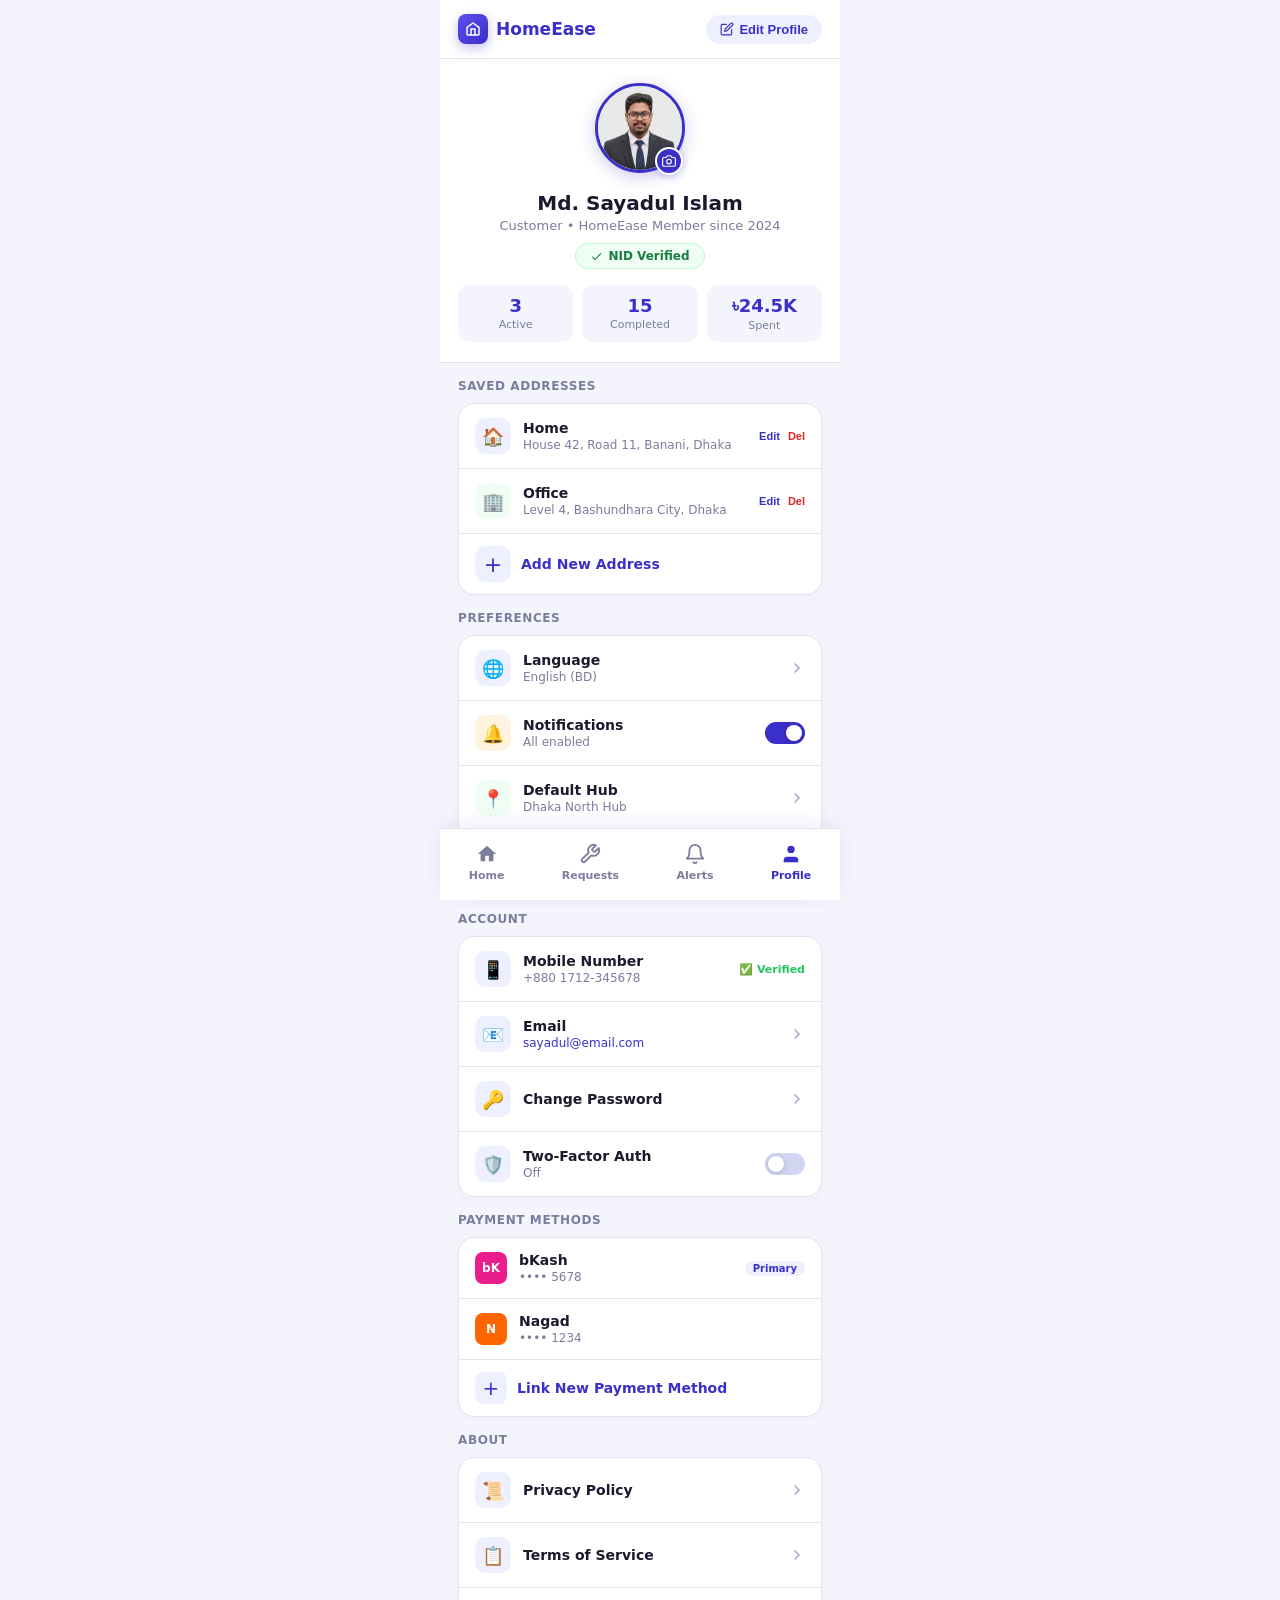
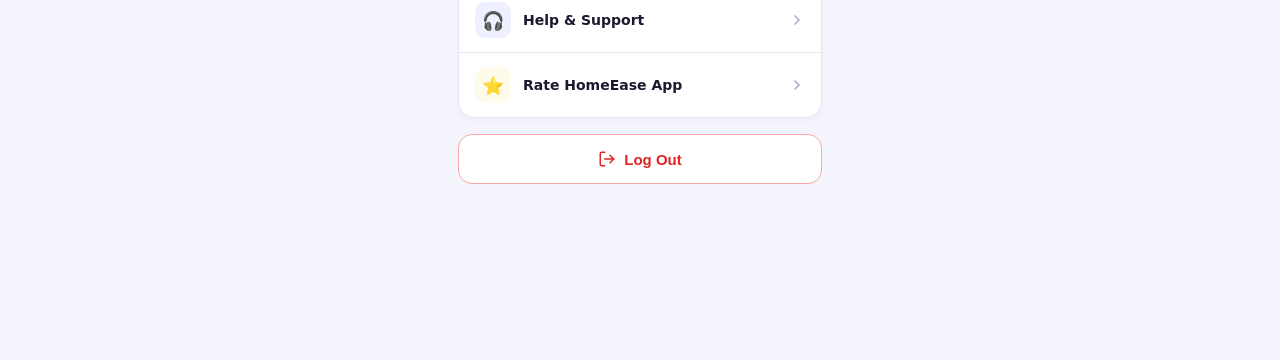
<file: pages/profile.html>
<!DOCTYPE html>
<html lang="en">
<head>
  <meta charset="UTF-8"/><meta name="viewport" content="width=device-width,initial-scale=1.0"/>
  <title>Profile — HomeEase</title>
  <link rel="stylesheet" href="../assets/css/global.css"/>
  <link rel="stylesheet" href="../assets/css/dashboard.css"/>
  <style>
    .profile-top-bar{display:flex;align-items:center;justify-content:space-between;padding:14px 18px;background:var(--white);border-bottom:1px solid var(--border);}
    .brand-sm{display:flex;align-items:center;gap:8px;font-size:17px;font-weight:800;color:var(--primary);}
    .brand-sm .brand-icon{width:30px;height:30px;border-radius:8px;background:linear-gradient(135deg,var(--primary-mid),var(--primary));display:flex;align-items:center;justify-content:center;}
    .brand-sm .brand-icon svg{width:16px;height:16px;color:#fff;}
    .edit-btn{display:flex;align-items:center;gap:5px;font-size:13px;font-weight:600;color:var(--primary);background:var(--primary-light);border:none;border-radius:999px;padding:7px 14px;cursor:pointer;transition:background .2s;}
    .edit-btn:hover{background:#DDE0FF;}
    .edit-btn svg{width:14px;height:14px;}

    /* Hero */
    .profile-hero{background:var(--white);padding:24px 18px 20px;display:flex;flex-direction:column;align-items:center;text-align:center;border-bottom:1px solid var(--border);}
    .avatar-wrap{position:relative;margin-bottom:14px;}
    .profile-avatar{width:90px;height:90px;border-radius:50%;object-fit:cover;border:3px solid var(--primary);box-shadow:0 4px 16px rgba(59,47,201,.25);}
    .avatar-cam{position:absolute;bottom:2px;right:2px;width:28px;height:28px;border-radius:50%;background:var(--primary);border:2.5px solid #fff;display:flex;align-items:center;justify-content:center;cursor:pointer;box-shadow:0 2px 8px rgba(59,47,201,.3);}
    .avatar-cam svg{width:14px;height:14px;color:#fff;}
    .profile-name{font-size:20px;font-weight:800;color:var(--text-dark);}
    .profile-sub{font-size:13px;color:var(--text-muted);margin-top:3px;}
    .verified-pill{display:inline-flex;align-items:center;gap:5px;background:#F0FDF4;color:#15803D;font-size:12px;font-weight:700;padding:5px 14px;border-radius:999px;margin-top:10px;border:1px solid #BBF7D0;}
    .verified-pill svg{width:13px;height:13px;}
    .stats-row{display:flex;width:100%;margin-top:16px;gap:1px;}
    .stat-col{flex:1;text-align:center;padding:10px 4px;background:var(--input-bg);border-radius:12px;}
    .stat-col:not(:last-child){margin-right:8px;}
    .stat-num{font-size:18px;font-weight:800;color:var(--primary);}
    .stat-lbl{font-size:11px;color:var(--text-muted);margin-top:2px;}

    /* Sections */
    .profile-scroll{flex:1;overflow-y:auto;padding-bottom:80px;}
    .profile-section{margin:16px 18px 0;}
    .ps-title{font-size:12px;font-weight:700;letter-spacing:.6px;text-transform:uppercase;color:var(--text-muted);margin-bottom:10px;}
    .ps-card{background:var(--white);border-radius:16px;overflow:hidden;border:1.5px solid var(--border);box-shadow:0 2px 10px rgba(59,47,201,.04);}
    .ps-row{display:flex;align-items:center;gap:12px;padding:14px 16px;border-bottom:1px solid var(--border);cursor:pointer;transition:background .15s;}
    .ps-row:last-child{border-bottom:none;}
    .ps-row:hover{background:var(--input-bg);}
    .ps-icon{width:36px;height:36px;border-radius:10px;display:flex;align-items:center;justify-content:center;flex-shrink:0;font-size:18px;}
    .ps-info{flex:1;}
    .ps-label{font-size:14px;font-weight:600;color:var(--text-dark);}
    .ps-value{font-size:12px;color:var(--text-muted);margin-top:2px;}
    .ps-right{display:flex;align-items:center;gap:8px;}
    .ps-chevron svg{width:16px;height:16px;color:var(--text-light);}
    .ps-verified{font-size:11px;font-weight:700;color:var(--green);}
    .ps-toggle-track{width:40px;height:22px;border-radius:999px;background:#D1D5F0;position:relative;cursor:pointer;transition:background .25s;flex-shrink:0;}
    .ps-toggle-track.on{background:var(--primary);}
    .ps-toggle-thumb{position:absolute;top:3px;left:3px;width:16px;height:16px;border-radius:50%;background:#fff;box-shadow:0 1px 4px rgba(0,0,0,.2);transition:transform .25s;}
    .ps-toggle-track.on .ps-toggle-thumb{transform:translateX(18px);}
    .payment-logo{width:32px;height:32px;border-radius:8px;display:flex;align-items:center;justify-content:center;font-weight:800;font-size:12px;flex-shrink:0;}
    .primary-tag{background:var(--primary-light);color:var(--primary);font-size:10px;font-weight:700;padding:2px 8px;border-radius:999px;}
    .add-row{display:flex;align-items:center;gap:10px;padding:12px 16px;cursor:pointer;transition:background .15s;}
    .add-row:hover{background:var(--input-bg);}
    .add-row-text{font-size:14px;font-weight:600;color:var(--primary);}
    .logout-btn{display:flex;align-items:center;justify-content:center;gap:8px;width:100%;padding:15px;background:var(--white);border:1.5px solid #FCA5A5;border-radius:14px;color:#DC2626;font-size:15px;font-weight:700;cursor:pointer;margin:16px 0;transition:background .15s,transform .15s;}
    .logout-btn:hover{background:#FEF2F2;transform:translateY(-1px);}
    .logout-btn svg{width:18px;height:18px;}
  </style>
</head>
<body class="dashboard-page">
<div class="app-shell">

  <!-- Top bar -->
  <header class="profile-top-bar">
    <div class="brand-sm">
      <div class="brand-icon"><svg viewBox="0 0 24 24" fill="none" stroke="white" stroke-width="2.2" stroke-linecap="round" stroke-linejoin="round" style="width:16px;height:16px;"><path d="M3 9.5L12 3l9 6.5V20a1 1 0 0 1-1 1H4a1 1 0 0 1-1-1V9.5z"/><path d="M9 21V12h6v9"/></svg></div>
      HomeEase
    </div>
    <button class="edit-btn" id="editProfileBtn">
      <svg viewBox="0 0 24 24" fill="none" stroke="currentColor" stroke-width="2" stroke-linecap="round" stroke-linejoin="round"><path d="M11 4H4a2 2 0 0 0-2 2v14a2 2 0 0 0 2 2h14a2 2 0 0 0 2-2v-7"/><path d="M18.5 2.5a2.121 2.121 0 0 1 3 3L12 15l-4 1 1-4 9.5-9.5z"/></svg>
      Edit Profile
    </button>
  </header>

  <!-- Profile Hero -->
  <div class="profile-hero">
    <div class="avatar-wrap">
      <img src="../assets/images/avatar-sayad.jpg" class="profile-avatar" alt="Md. Sayadul Islam"/>
      <button class="avatar-cam" id="changePhotoBtn" aria-label="Change profile photo">
        <svg viewBox="0 0 24 24" fill="none" stroke="currentColor" stroke-width="2" stroke-linecap="round" stroke-linejoin="round"><path d="M23 19a2 2 0 0 1-2 2H3a2 2 0 0 1-2-2V8a2 2 0 0 1 2-2h4l2-3h6l2 3h4a2 2 0 0 1 2 2z"/><circle cx="12" cy="13" r="4"/></svg>
      </button>
    </div>
    <div class="profile-name">Md. Sayadul Islam</div>
    <div class="profile-sub">Customer &bull; HomeEase Member since 2024</div>
    <div class="verified-pill">
      <svg viewBox="0 0 24 24" fill="currentColor" style="color:#15803D;"><path d="M9 16.2L4.8 12l-1.4 1.4L9 19 21 7l-1.4-1.4L9 16.2z"/></svg>
      NID Verified
    </div>
    <div class="stats-row">
      <div class="stat-col"><div class="stat-num">3</div><div class="stat-lbl">Active</div></div>
      <div class="stat-col"><div class="stat-num">15</div><div class="stat-lbl">Completed</div></div>
      <div class="stat-col"><div class="stat-num">৳24.5K</div><div class="stat-lbl">Spent</div></div>
    </div>
  </div>

  <div class="profile-scroll">

    <!-- Saved Addresses -->
    <div class="profile-section">
      <div class="ps-title">Saved Addresses</div>
      <div class="ps-card">
        <div class="ps-row" onclick="showToast('✏️ Edit Home address')">
          <div class="ps-icon" style="background:#EEF0FF;">🏠</div>
          <div class="ps-info"><div class="ps-label">Home</div><div class="ps-value">House 42, Road 11, Banani, Dhaka</div></div>
          <div class="ps-right">
            <button style="font-size:11px;color:var(--primary);background:none;border:none;cursor:pointer;font-weight:600;">Edit</button>
            <button style="font-size:11px;color:#DC2626;background:none;border:none;cursor:pointer;font-weight:600;">Del</button>
          </div>
        </div>
        <div class="ps-row" onclick="showToast('✏️ Edit Office address')">
          <div class="ps-icon" style="background:#F0FDF4;">🏢</div>
          <div class="ps-info"><div class="ps-label">Office</div><div class="ps-value">Level 4, Bashundhara City, Dhaka</div></div>
          <div class="ps-right">
            <button style="font-size:11px;color:var(--primary);background:none;border:none;cursor:pointer;font-weight:600;">Edit</button>
            <button style="font-size:11px;color:#DC2626;background:none;border:none;cursor:pointer;font-weight:600;">Del</button>
          </div>
        </div>
        <div class="add-row" onclick="showToast('➕ Add new address')">
          <div style="width:36px;height:36px;border-radius:10px;background:var(--primary-light);display:flex;align-items:center;justify-content:center;font-size:22px;color:var(--primary);font-weight:300;">+</div>
          <span class="add-row-text">Add New Address</span>
        </div>
      </div>
    </div>

    <!-- Preferences -->
    <div class="profile-section">
      <div class="ps-title">Preferences</div>
      <div class="ps-card">
        <div class="ps-row" onclick="showToast('🌐 Change language')">
          <div class="ps-icon" style="background:#EEF0FF;">🌐</div>
          <div class="ps-info"><div class="ps-label">Language</div><div class="ps-value">English (BD)</div></div>
          <div class="ps-right ps-chevron"><svg viewBox="0 0 24 24" fill="none" stroke="currentColor" stroke-width="2.5" stroke-linecap="round"><polyline points="9 18 15 12 9 6"/></svg></div>
        </div>
        <div class="ps-row">
          <div class="ps-icon" style="background:#FFF3E0;">🔔</div>
          <div class="ps-info"><div class="ps-label">Notifications</div><div class="ps-value">All enabled</div></div>
          <div class="ps-toggle-track on" id="notifToggle" role="switch" aria-checked="true" tabindex="0"><div class="ps-toggle-thumb"></div></div>
        </div>
        <div class="ps-row" onclick="showToast('📍 Change default hub')">
          <div class="ps-icon" style="background:#F0FDF4;">📍</div>
          <div class="ps-info"><div class="ps-label">Default Hub</div><div class="ps-value">Dhaka North Hub</div></div>
          <div class="ps-right ps-chevron"><svg viewBox="0 0 24 24" fill="none" stroke="currentColor" stroke-width="2.5" stroke-linecap="round"><polyline points="9 18 15 12 9 6"/></svg></div>
        </div>
        <div class="ps-row" onclick="showToast('💱 Change currency')">
          <div class="ps-icon" style="background:#FFFBEB;">৳</div>
          <div class="ps-info"><div class="ps-label">Currency</div><div class="ps-value">BDT (৳)</div></div>
          <div class="ps-right ps-chevron"><svg viewBox="0 0 24 24" fill="none" stroke="currentColor" stroke-width="2.5" stroke-linecap="round"><polyline points="9 18 15 12 9 6"/></svg></div>
        </div>
      </div>
    </div>

    <!-- Account -->
    <div class="profile-section">
      <div class="ps-title">Account</div>
      <div class="ps-card">
        <div class="ps-row">
          <div class="ps-icon" style="background:#EEF0FF;">📱</div>
          <div class="ps-info"><div class="ps-label">Mobile Number</div><div class="ps-value">+880 1712-345678</div></div>
          <div class="ps-right"><span class="ps-verified">✅ Verified</span></div>
        </div>
        <div class="ps-row" onclick="showToast('📧 Add email address')">
          <div class="ps-icon" style="background:#EEF0FF;">📧</div>
          <div class="ps-info"><div class="ps-label">Email</div><div class="ps-value" style="color:var(--primary);">sayadul@email.com</div></div>
          <div class="ps-right ps-chevron"><svg viewBox="0 0 24 24" fill="none" stroke="currentColor" stroke-width="2.5" stroke-linecap="round"><polyline points="9 18 15 12 9 6"/></svg></div>
        </div>
        <div class="ps-row" onclick="showToast('🔐 Change password')">
          <div class="ps-icon" style="background:#EEF0FF;">🔑</div>
          <div class="ps-info"><div class="ps-label">Change Password</div></div>
          <div class="ps-right ps-chevron"><svg viewBox="0 0 24 24" fill="none" stroke="currentColor" stroke-width="2.5" stroke-linecap="round"><polyline points="9 18 15 12 9 6"/></svg></div>
        </div>
        <div class="ps-row">
          <div class="ps-icon" style="background:#EEF0FF;">🛡️</div>
          <div class="ps-info"><div class="ps-label">Two-Factor Auth</div><div class="ps-value">Off</div></div>
          <div class="ps-toggle-track" id="tfaToggle" role="switch" aria-checked="false" tabindex="0"><div class="ps-toggle-thumb"></div></div>
        </div>
      </div>
    </div>

    <!-- Payment Methods -->
    <div class="profile-section">
      <div class="ps-title">Payment Methods</div>
      <div class="ps-card">
        <div class="ps-row">
          <div class="payment-logo" style="background:#E91E8C;color:#fff;">bK</div>
          <div class="ps-info"><div class="ps-label">bKash</div><div class="ps-value">•••• 5678</div></div>
          <div class="ps-right"><span class="primary-tag">Primary</span></div>
        </div>
        <div class="ps-row">
          <div class="payment-logo" style="background:#FF6600;color:#fff;">N</div>
          <div class="ps-info"><div class="ps-label">Nagad</div><div class="ps-value">•••• 1234</div></div>
        </div>
        <div class="add-row" onclick="showToast('➕ Link new payment method')">
          <div style="width:32px;height:32px;border-radius:8px;background:var(--primary-light);display:flex;align-items:center;justify-content:center;font-size:20px;color:var(--primary);">+</div>
          <span class="add-row-text">Link New Payment Method</span>
        </div>
      </div>
    </div>

    <!-- About -->
    <div class="profile-section">
      <div class="ps-title">About</div>
      <div class="ps-card">
        <div class="ps-row" onclick="showToast('📜 Privacy Policy')"><div class="ps-icon" style="background:#EEF0FF;">📜</div><div class="ps-info"><div class="ps-label">Privacy Policy</div></div><div class="ps-right ps-chevron"><svg viewBox="0 0 24 24" fill="none" stroke="currentColor" stroke-width="2.5" stroke-linecap="round"><polyline points="9 18 15 12 9 6"/></svg></div></div>
        <div class="ps-row" onclick="showToast('📋 Terms of Service')"><div class="ps-icon" style="background:#EEF0FF;">📋</div><div class="ps-info"><div class="ps-label">Terms of Service</div></div><div class="ps-right ps-chevron"><svg viewBox="0 0 24 24" fill="none" stroke="currentColor" stroke-width="2.5" stroke-linecap="round"><polyline points="9 18 15 12 9 6"/></svg></div></div>
        <div class="ps-row" onclick="showToast('🎧 Opening Help & Support')"><div class="ps-icon" style="background:#EEF0FF;">🎧</div><div class="ps-info"><div class="ps-label">Help &amp; Support</div></div><div class="ps-right ps-chevron"><svg viewBox="0 0 24 24" fill="none" stroke="currentColor" stroke-width="2.5" stroke-linecap="round"><polyline points="9 18 15 12 9 6"/></svg></div></div>
        <div class="ps-row" onclick="showToast('⭐ Thank you for rating HomeEase!')"><div class="ps-icon" style="background:#FFFBEB;">⭐</div><div class="ps-info"><div class="ps-label">Rate HomeEase App</div></div><div class="ps-right ps-chevron"><svg viewBox="0 0 24 24" fill="none" stroke="currentColor" stroke-width="2.5" stroke-linecap="round"><polyline points="9 18 15 12 9 6"/></svg></div></div>
      </div>
    </div>

    <!-- Logout -->
    <div style="padding:0 18px 8px;">
      <button class="logout-btn" id="logoutBtn">
        <svg viewBox="0 0 24 24" fill="none" stroke="currentColor" stroke-width="2" stroke-linecap="round" stroke-linejoin="round"><path d="M9 21H5a2 2 0 0 1-2-2V5a2 2 0 0 1 2-2h4"/><polyline points="16 17 21 12 16 7"/><line x1="21" y1="12" x2="9" y2="12"/></svg>
        Log Out
      </button>
    </div>

  </div><!-- /profile-scroll -->

  <!-- Bottom Nav -->
  <nav class="bottom-nav">
    <a href="dashboard.html" class="nav-item"><svg viewBox="0 0 24 24" fill="currentColor"><path d="M10 20v-6h4v6h5v-8h3L12 3 2 12h3v8z"/></svg><span class="nav-label">Home</span></a>
    <a href="requests.html" class="nav-item"><svg viewBox="0 0 24 24" fill="none" stroke="currentColor" stroke-width="2" stroke-linecap="round" stroke-linejoin="round"><path d="M14.7 6.3a1 1 0 0 0 0 1.4l1.6 1.6a1 1 0 0 0 1.4 0l3.77-3.77a6 6 0 0 1-7.94 7.94l-6.91 6.91a2.12 2.12 0 0 1-3-3l6.91-6.91a6 6 0 0 1 7.94-7.94l-3.76 3.76z"/></svg><span class="nav-label">Requests</span></a>
    <a href="alerts.html" class="nav-item"><svg viewBox="0 0 24 24" fill="none" stroke="currentColor" stroke-width="2" stroke-linecap="round" stroke-linejoin="round"><path d="M18 8A6 6 0 0 0 6 8c0 7-3 9-3 9h18s-3-2-3-9"/><path d="M13.73 21a2 2 0 0 1-3.46 0"/></svg><span class="nav-label">Alerts</span></a>
    <a href="profile.html" class="nav-item active" aria-current="page"><svg viewBox="0 0 24 24" fill="currentColor"><path d="M20 21v-2a4 4 0 0 0-4-4H8a4 4 0 0 0-4 4v2"/><circle cx="12" cy="7" r="4"/></svg><span class="nav-label">Profile</span></a>
  </nav>
</div>

<div id="toast" class="toast" role="alert" aria-live="polite"></div>
<script>
let _tt;
function showToast(m){const t=document.getElementById("toast");t.textContent=m;t.classList.add("show");clearTimeout(_tt);_tt=setTimeout(()=>t.classList.remove("show"),3000);}
document.addEventListener("DOMContentLoaded",()=>{
  document.getElementById("editProfileBtn").addEventListener("click",()=>showToast("✏️ Edit profile mode"));
  document.getElementById("changePhotoBtn").addEventListener("click",()=>showToast("📷 Change profile photo"));
  // Toggles
  ["notifToggle","tfaToggle"].forEach(id=>{
    const el=document.getElementById(id);
    el.addEventListener("click",()=>{
      const on=el.classList.toggle("on");
      el.setAttribute("aria-checked",on);
      if(id==="notifToggle")showToast(on?"🔔 Notifications enabled":"🔕 Notifications disabled");
      if(id==="tfaToggle")showToast(on?"🛡️ 2FA enabled":"Two-Factor Auth disabled");
    });
  });
  document.getElementById("logoutBtn").addEventListener("click",()=>{
    showToast("👋 Logged out successfully");
    setTimeout(()=>window.location.href="login.html",1200);
  });
});
</script>
</body>
</html>
</file>
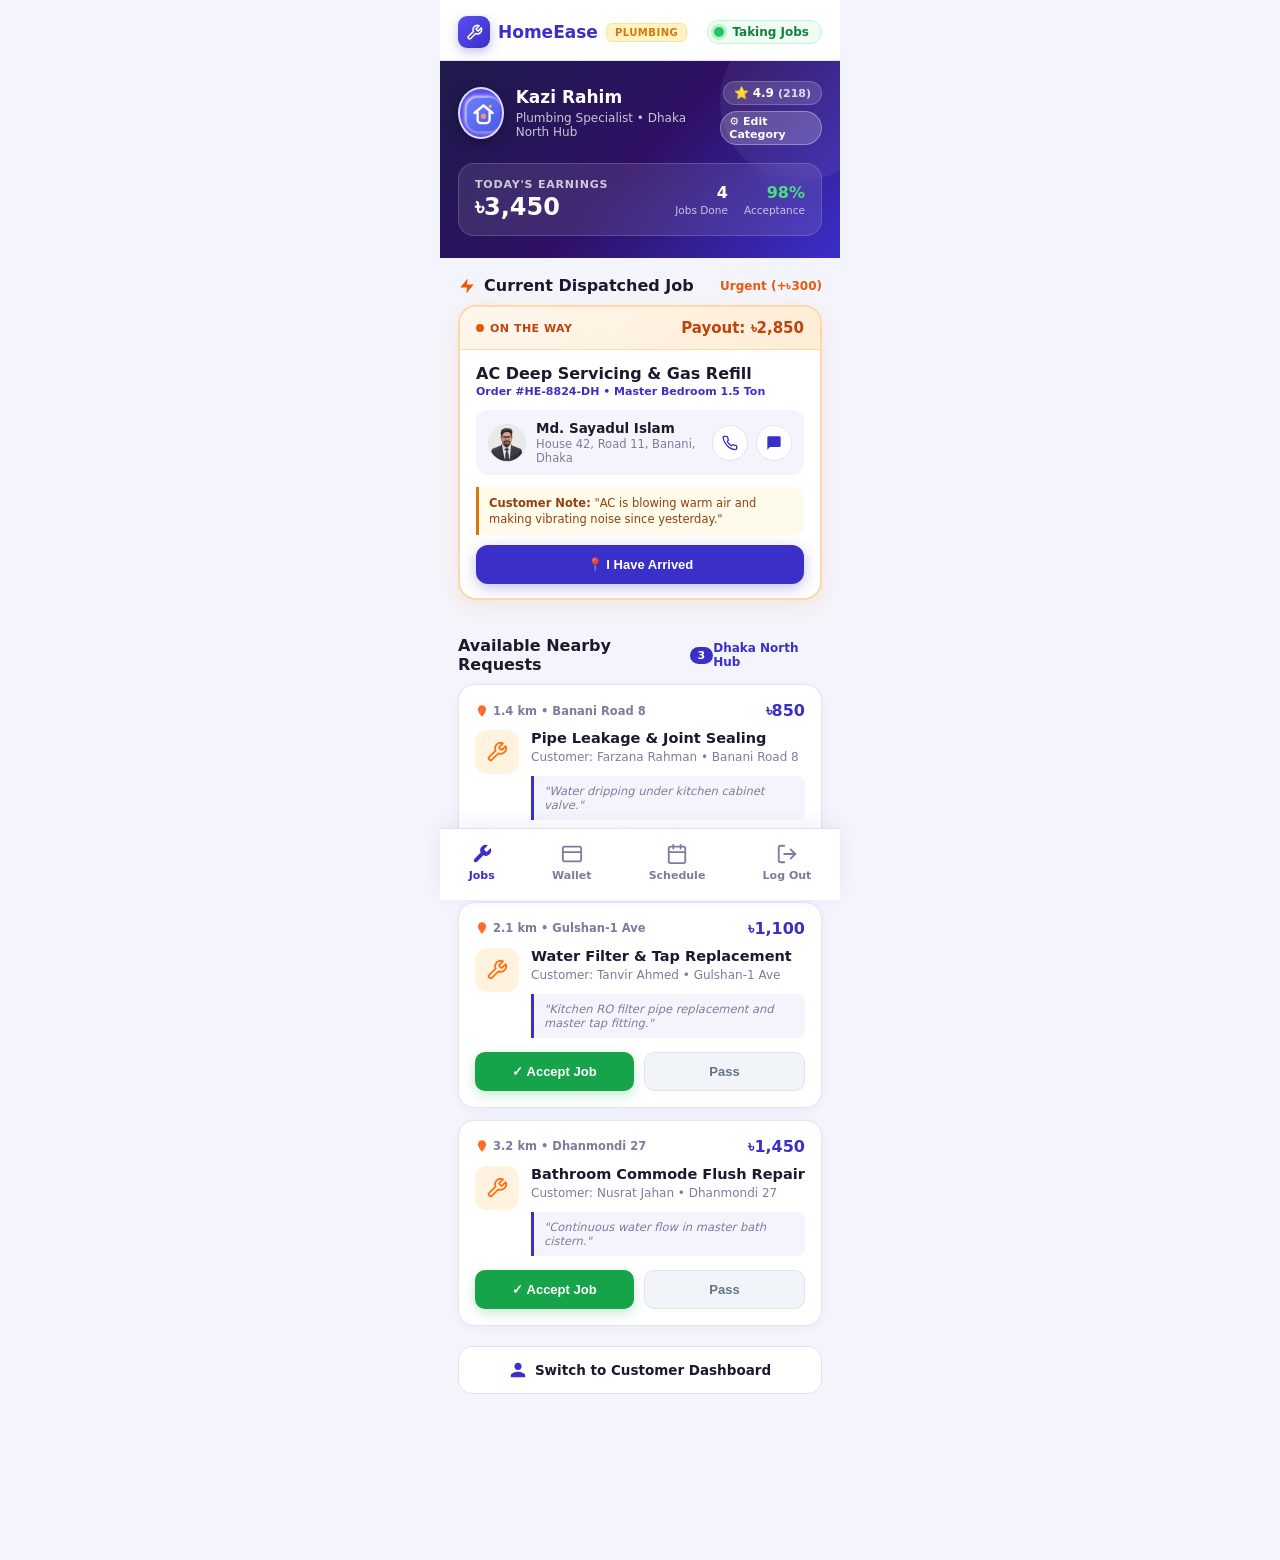
<file: pages/provider-dashboard.html>
<!DOCTYPE html>
<html lang="en">
<head>
  <meta charset="UTF-8"/>
  <meta name="viewport" content="width=device-width,initial-scale=1.0"/>
  <title>Partner Portal — HomeEase Pro</title>
  <link rel="stylesheet" href="../assets/css/global.css"/>
  <link rel="stylesheet" href="../assets/css/dashboard.css"/>
  <link rel="stylesheet" href="../assets/css/profile.css"/>
  <link rel="stylesheet" href="../assets/css/provider.css"/>
</head>
<body class="dashboard-page">
<div class="app-shell">

  <!-- Provider Top Bar -->
  <header class="provider-top-bar">
    <div class="pro-brand">
      <div class="brand-icon">
        <svg viewBox="0 0 24 24" fill="none" stroke="white" stroke-width="2.2" stroke-linecap="round" stroke-linejoin="round" style="width:17px;height:17px;">
          <path d="M14.7 6.3a1 1 0 0 0 0 1.4l1.6 1.6a1 1 0 0 0 1.4 0l3.77-3.77a6 6 0 0 1-7.94 7.94l-6.91 6.91a2.12 2.12 0 0 1-3-3l6.91-6.91a6 6 0 0 1 7.94-7.94l-3.76 3.76z"/>
        </svg>
      </div>
      HomeEase <span class="pro-badge" id="proCategoryBadge">PRO PARTNER</span>
    </div>

    <!-- Duty Toggle -->
    <div class="duty-toggle-wrap online" id="dutyToggle" role="button" title="Toggle Available / Offline">
      <span class="duty-dot"></span>
      <span class="duty-text" id="dutyText">Taking Jobs</span>
    </div>
  </header>

  <div class="page-scroll" style="padding-bottom:80px;">

    <!-- Pro Profile & Earnings Hero -->
    <section class="pro-hero" aria-label="Provider overview">
      <div class="pro-profile-row">
        <div class="pro-avatar-info">
          <div class="pro-avatar" id="proAvatarDisplay" style="display:flex;align-items:center;justify-content:center;font-weight:900;font-size:18px;color:#fff;">
            KR
          </div>
          <div>
            <div class="pro-name" id="proNameDisplay">Kazi Rahim</div>
            <div class="pro-specialty" id="proSpecialtyDisplay">Plumbing Specialist &bull; Dhaka North Hub</div>
          </div>
        </div>
        <div style="display:flex; flex-direction:column; align-items:flex-end; gap:6px;">
          <div class="pro-rating-chip">
            ⭐ 4.9 <span style="opacity:0.8;font-size:11px;">(218)</span>
          </div>
          <a href="provider-profile-setup.html" style="font-size:11px; font-weight:700; color:#fff; background:rgba(255,255,255,0.2); padding:3px 8px; border-radius:999px; text-decoration:none; border:1px solid rgba(255,255,255,0.3);">
            ⚙️ Edit Category
          </a>
        </div>
      </div>

      <!-- Today's Earnings Metric Card -->
      <div class="earnings-card">
        <div class="earn-left">
          <span class="earn-label">Today's Earnings</span>
          <span class="earn-amount" id="todayEarningsDisplay">৳3,450</span>
        </div>
        <div class="earn-stats">
          <div>
            <div class="earn-stat-val" id="completedJobsDisplay">4</div>
            <div class="earn-stat-lbl">Jobs Done</div>
          </div>
          <div>
            <div class="earn-stat-val" style="color:#4ADE80;">98%</div>
            <div class="earn-stat-lbl">Acceptance</div>
          </div>
        </div>
      </div>
    </section>

    <!-- Offline Alert Banner (shown when duty toggle is clicked) -->
    <div class="offline-banner" id="offlineBanner">
      <div class="offline-icon">⚪</div>
      <div>
        <div class="offline-title">You are currently Offline</div>
        <div class="offline-sub">Turn duty back on to receive new job requests nearby.</div>
      </div>
    </div>

    <!-- ══ ACTIVE DISPATCHED JOB ══ -->
    <div class="p-section-header">
      <span class="p-section-title">
        <svg width="18" height="18" viewBox="0 0 24 24" fill="currentColor" style="color:#EA580C;">
          <polygon points="13 2 3 14 12 14 11 22 21 10 12 10 13 2"/>
        </svg>
        Current Dispatched Job
      </span>
      <span style="font-size:12px;font-weight:700;color:#EA580C;">Urgent (+৳300)</span>
    </div>

    <div class="active-job-section" id="activeJobContainer">
      <div class="active-job-card" id="activeJobCard">
        <div class="job-header-strip">
          <div class="job-badge-active">
            <span class="pulse-orange-dot"></span>
            <span id="activeJobStatusBadge">ON THE WAY</span>
          </div>
          <div class="job-earning-tag">Payout: ৳2,850</div>
        </div>

        <div class="job-body">
          <div class="job-service-name">AC Deep Servicing &amp; Gas Refill</div>
          <div class="job-code">Order #HE-8824-DH &bull; Master Bedroom 1.5 Ton</div>

          <!-- Customer info card -->
          <div class="job-customer-row">
            <div class="cust-info">
              <img src="../assets/images/avatar-sayad.jpg" class="cust-avatar" alt="Sayad" />
              <div>
                <div class="cust-name">Md. Sayadul Islam</div>
                <div class="cust-address">House 42, Road 11, Banani, Dhaka</div>
              </div>
            </div>
            <div class="cust-actions">
              <button class="cust-btn" onclick="callCustomer()" title="Call customer">
                <svg viewBox="0 0 24 24" fill="none" stroke="currentColor" stroke-width="2" stroke-linecap="round" stroke-linejoin="round">
                  <path d="M22 16.92v3a2 2 0 0 1-2.18 2 19.79 19.79 0 0 1-8.63-3.07A19.5 19.5 0 0 1 4.69 12a19.79 19.79 0 0 1-3.07-8.67A2 2 0 0 1 3.61 2h3a2 2 0 0 1 2 1.72 12.84 12.84 0 0 0 .7 2.81 2 2 0 0 1-.45 2.11L7.91 9.91a16 16 0 0 0 6.16 6.16l.91-.86a2 2 0 0 1 2.11-.45 12.84 12.84 0 0 0 2.81.7A2 2 0 0 1 22 16.92z"/>
                </svg>
              </button>
              <button class="cust-btn" onclick="chatCustomer()" title="Chat with customer">
                <svg viewBox="0 0 24 24" fill="currentColor">
                  <path d="M20 2H4a2 2 0 0 0-2 2v18l4-4h14a2 2 0 0 0 2-2V4a2 2 0 0 0-2-2z"/>
                </svg>
              </button>
            </div>
          </div>

          <!-- Problem Note -->
          <div style="background: #FFFBEB; border-left: 3px solid #D97706; padding: 8px 10px; border-radius: 0 8px 8px 0; font-size: 11.5px; color: #92400E; line-height: 1.4;">
            <strong>Customer Note:</strong> "AC is blowing warm air and making vibrating noise since yesterday."
          </div>

          <!-- Progress Action Buttons -->
          <div class="job-actions-row">
            <button class="btn-step btn-step-primary" id="updateStatusBtn">
              📍 I Have Arrived
            </button>
          </div>
        </div>
      </div>
    </div>

    <!-- ══ INCOMING NEW SERVICE REQUESTS ══ -->
    <div class="p-section-header" style="margin-top:8px;">
      <span class="p-section-title">
        Available Nearby Requests
        <span class="p-counter" id="incomingCountBadge">3</span>
      </span>
      <span style="font-size:12px;color:var(--primary);font-weight:700;">Dhaka North Hub</span>
    </div>

    <div class="requests-feed" id="requestsFeed">

      <!-- Request 1: AC Filter -->
      <div class="request-feed-card">
        <div class="req-top-meta">
          <div class="req-distance">
            <svg viewBox="0 0 24 24" fill="currentColor"><path d="M12 2C8.13 2 5 5.13 5 9c0 5.25 7 13 7 13s7-7.75 7-13c0-3.87-3.13-7-7-7z"/></svg>
            1.2 km away &bull; Gulshan-2
          </div>
          <div class="req-payout">৳1,200</div>
        </div>
        <div class="req-main-info">
          <div class="req-icon-box" style="background:#EEF0FF;color:#3B2FC9;">
            <svg viewBox="0 0 24 24" fill="none" stroke="currentColor" stroke-width="2" stroke-linecap="round" stroke-linejoin="round">
              <line x1="12" y1="2" x2="12" y2="22"/><path d="M17 7l-5-5-5 5"/><path d="M17 17l-5 5-5-5"/><line x1="2" y1="12" x2="22" y2="12"/><path d="M7 7l-5 5 5 5"/><path d="M17 7l5 5-5 5"/>
            </svg>
          </div>
          <div class="req-details">
            <div class="req-title">AC Filter Servicing (1.5 Ton)</div>
            <div class="req-address">Customer: Tanvir Ahmed &bull; Road 55, Gulshan-2</div>
            <div class="req-notes">"General seasonal cleaning, dust filter spray wash."</div>
          </div>
        </div>
        <div class="req-btn-row">
          <button class="req-btn req-btn-accept" onclick="acceptRequest(this, 'AC Filter Servicing', '৳1,200', 'Tanvir Ahmed', '1.2 km')">
            ✓ Accept Job
          </button>
          <button class="req-btn req-btn-decline" onclick="declineRequest(this)">
            Pass
          </button>
        </div>
      </div>

      <!-- Request 2: Pipe Leakage -->
      <div class="request-feed-card">
        <div class="req-top-meta">
          <div class="req-distance">
            <svg viewBox="0 0 24 24" fill="currentColor"><path d="M12 2C8.13 2 5 5.13 5 9c0 5.25 7 13 7 13s7-7.75 7-13c0-3.87-3.13-7-7-7z"/></svg>
            2.1 km away &bull; Banani Road 8
          </div>
          <div class="req-payout">৳850</div>
        </div>
        <div class="req-main-info">
          <div class="req-icon-box" style="background:#FFF3E0;color:#F97316;">
            <svg viewBox="0 0 24 24" fill="none" stroke="currentColor" stroke-width="2" stroke-linecap="round" stroke-linejoin="round">
              <path d="M14.7 6.3a1 1 0 0 0 0 1.4l1.6 1.6a1 1 0 0 0 1.4 0l3.77-3.77a6 6 0 0 1-7.94 7.94l-6.91 6.91a2.12 2.12 0 0 1-3-3l6.91-6.91a6 6 0 0 1 7.94-7.94l-3.76 3.76z"/>
            </svg>
          </div>
          <div class="req-details">
            <div class="req-title">Pipe Leakage &amp; Joint Sealing</div>
            <div class="req-address">Customer: Farzana Rahman &bull; Apt 4B, Banani</div>
            <div class="req-notes">"Water dripping under kitchen cabinet valve."</div>
          </div>
        </div>
        <div class="req-btn-row">
          <button class="req-btn req-btn-accept" onclick="acceptRequest(this, 'Pipe Leakage Repair', '৳850', 'Farzana Rahman', '2.1 km')">
            ✓ Accept Job
          </button>
          <button class="req-btn req-btn-decline" onclick="declineRequest(this)">
            Pass
          </button>
        </div>
      </div>

      <!-- Request 3: Ceiling Fan -->
      <div class="request-feed-card">
        <div class="req-top-meta">
          <div class="req-distance">
            <svg viewBox="0 0 24 24" fill="currentColor"><path d="M12 2C8.13 2 5 5.13 5 9c0 5.25 7 13 7 13s7-7.75 7-13c0-3.87-3.13-7-7-7z"/></svg>
            3.4 km away &bull; Mohakhali DOHS
          </div>
          <div class="req-payout">৳650</div>
        </div>
        <div class="req-main-info">
          <div class="req-icon-box" style="background:#FFFBEB;color:#D97706;">
            <svg viewBox="0 0 24 24" fill="none" stroke="currentColor" stroke-width="2" stroke-linecap="round" stroke-linejoin="round">
              <polygon points="13 2 3 14 12 14 11 22 21 10 12 10 13 2"/>
            </svg>
          </div>
          <div class="req-details">
            <div class="req-title">Ceiling Fan Installation</div>
            <div class="req-address">Customer: Shakib Al Hasan &bull; House 12, Mohakhali</div>
            <div class="req-notes">"New fan replacement in guest bedroom."</div>
          </div>
        </div>
        <div class="req-btn-row">
          <button class="req-btn req-btn-accept" onclick="acceptRequest(this, 'Ceiling Fan Installation', '৳650', 'Shakib Al Hasan', '3.4 km')">
            ✓ Accept Job
          </button>
          <button class="req-btn req-btn-decline" onclick="declineRequest(this)">
            Pass
          </button>
        </div>
      </div>

    </div>

    <!-- Quick Switch to Customer View Button -->
    <div style="padding: 0 18px 14px;">
      <a href="dashboard.html" style="display:flex;align-items:center;justify-content:center;gap:8px;padding:14px;background:#fff;border:1.5px solid var(--border);border-radius:14px;color:var(--text-dark);font-size:13.5px;font-weight:700;text-decoration:none;transition:all 0.2s;">
        <svg width="18" height="18" viewBox="0 0 24 24" fill="currentColor" style="color:var(--primary);">
          <path d="M12 12c2.7 0 4.8-2.1 4.8-4.8S14.7 2.4 12 2.4 7.2 4.5 7.2 7.2 9.3 12 12 12zm0 2.4c-3.2 0-9.6 1.6-9.6 4.8v2.4h19.2v-2.4c0-3.2-6.4-4.8-9.6-4.8z"/>
        </svg>
        Switch to Customer Dashboard
      </a>
    </div>

  </div><!-- /page-scroll -->

  <!-- Provider Bottom Nav -->
  <nav class="bottom-nav">
    <a href="provider-dashboard.html" class="nav-item active" aria-current="page">
      <svg viewBox="0 0 24 24" fill="currentColor">
        <path d="M14.7 6.3a1 1 0 0 0 0 1.4l1.6 1.6a1 1 0 0 0 1.4 0l3.77-3.77a6 6 0 0 1-7.94 7.94l-6.91 6.91a2.12 2.12 0 0 1-3-3l6.91-6.91a6 6 0 0 1 7.94-7.94l-3.76 3.76z"/>
      </svg>
      <span class="nav-label">Jobs</span>
    </a>
    <a href="provider-wallet.html" class="nav-item">
      <svg viewBox="0 0 24 24" fill="none" stroke="currentColor" stroke-width="2" stroke-linecap="round" stroke-linejoin="round">
        <rect x="2" y="4" width="20" height="16" rx="2"/><line x1="2" y1="10" x2="22" y2="10"/>
      </svg>
      <span class="nav-label">Wallet</span>
    </a>
    <a href="provider-schedule.html" class="nav-item">
      <svg viewBox="0 0 24 24" fill="none" stroke="currentColor" stroke-width="2" stroke-linecap="round" stroke-linejoin="round">
        <rect x="3" y="4" width="18" height="18" rx="2" ry="2"/><line x1="16" y1="2" x2="16" y2="6"/><line x1="8" y1="2" x2="8" y2="6"/><line x1="3" y1="10" x2="21" y2="10"/>
      </svg>
      <span class="nav-label">Schedule</span>
    </a>
    <a href="login.html" class="nav-item" onclick="showToast('Logging out of Partner Portal…')">
      <svg viewBox="0 0 24 24" fill="none" stroke="currentColor" stroke-width="2" stroke-linecap="round" stroke-linejoin="round">
        <path d="M9 21H5a2 2 0 0 1-2-2V5a2 2 0 0 1 2-2h4"/><polyline points="16 17 21 12 16 7"/><line x1="21" y1="12" x2="9" y2="12"/>
      </svg>
      <span class="nav-label">Log Out</span>
    </a>
  </nav>

</div><!-- /app-shell -->

<!-- OTP Verification Modal -->
<div class="modal-overlay" id="otpModal">
  <div class="modal-sheet" style="text-align:center;">
    <div class="modal-handle"></div>
    <div class="modal-header-row">
      <div class="modal-title">Verify Completion PIN</div>
      <button class="modal-close-btn" onclick="closeOtpModal()">✕</button>
    </div>
    <p style="font-size:13px; color:var(--text-muted); margin-bottom:16px;">
      Ask the customer for the 4-digit security PIN to verify and complete this job.
    </p>
    <form id="otpForm">
      <div class="modal-form-group">
        <input type="text" id="otpInput" class="modal-input" maxlength="4" placeholder="4829" style="font-size:24px; text-align:center; font-family:monospace; letter-spacing:8px; font-weight:800; color:var(--primary);" required />
      </div>
      <button type="submit" class="modal-btn-submit" style="background:#16A34A;">Verify &amp; Credit ৳2,850</button>
    </form>
  </div>
</div>

<div id="toast" class="toast" role="alert" aria-live="polite"></div>

<script src="../assets/js/provider.js"></script>
</body>
</html>
</file>
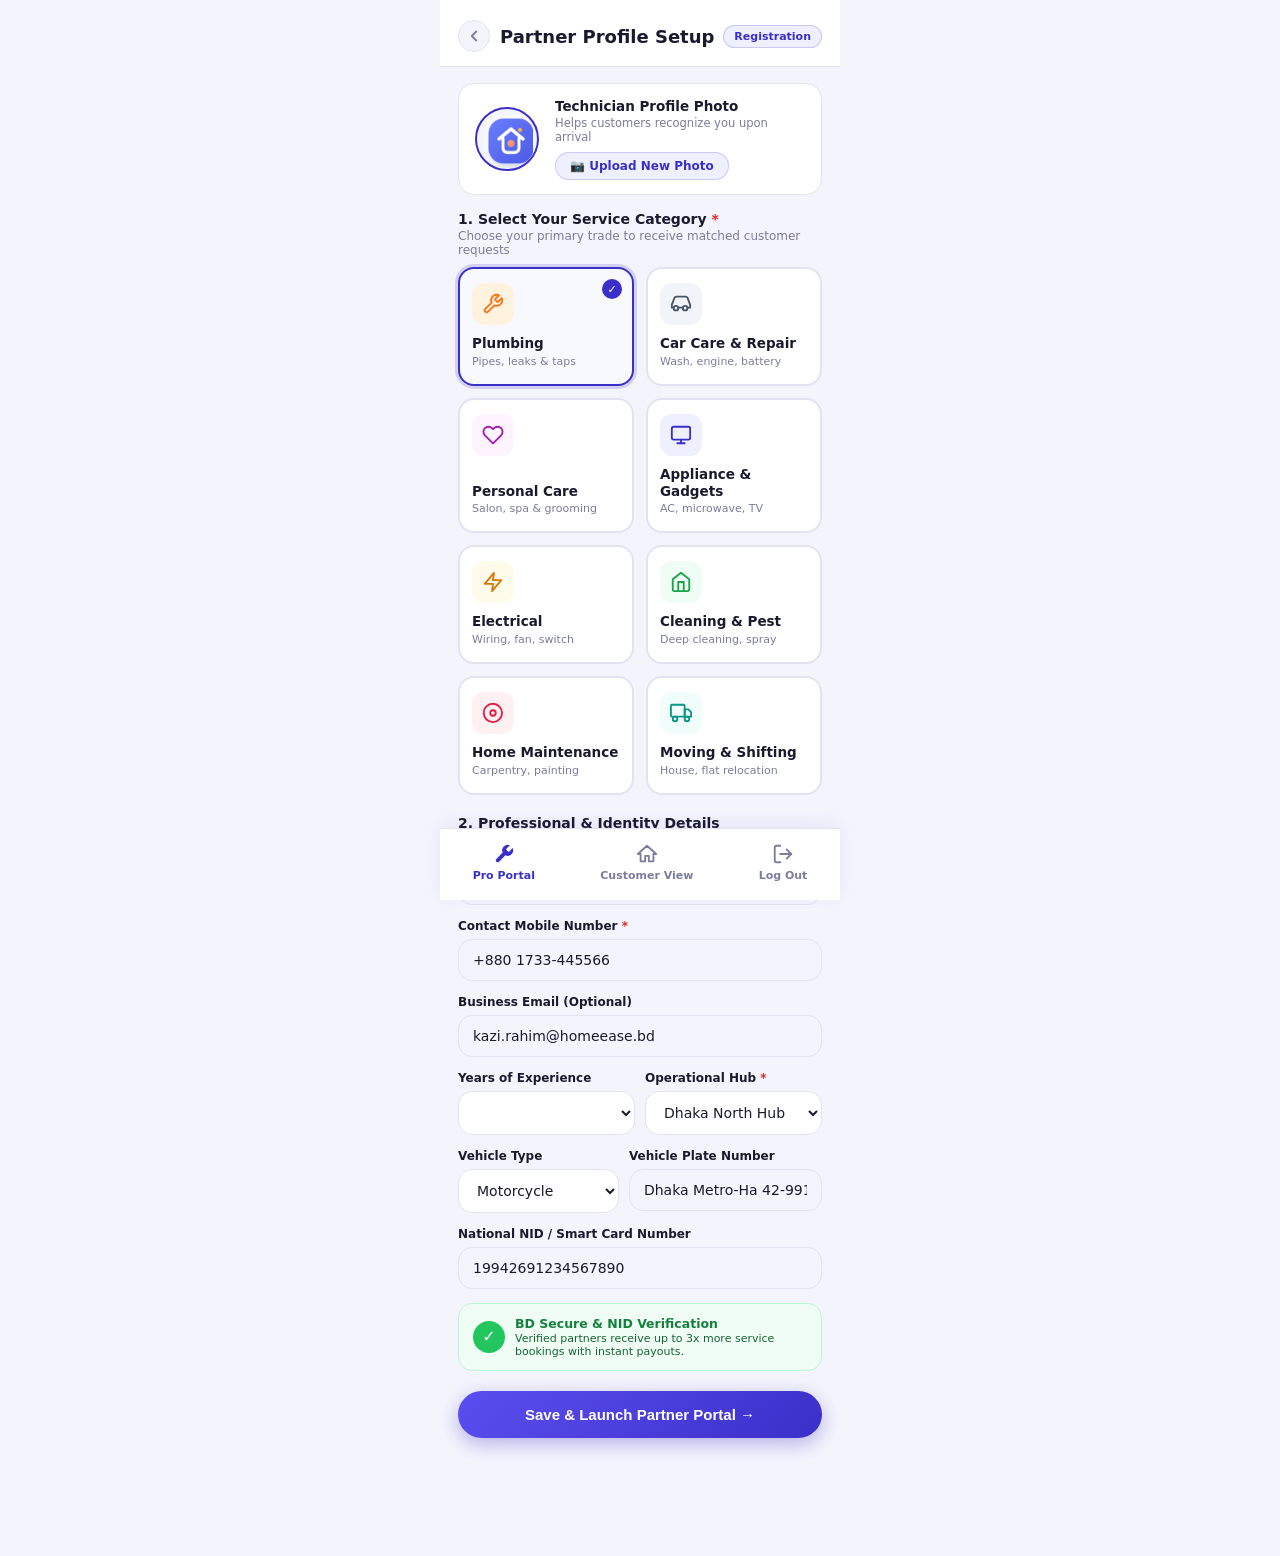
<file: pages/provider-profile-setup.html>
<!DOCTYPE html>
<html lang="en">
<head>
  <meta charset="UTF-8"/>
  <meta name="viewport" content="width=device-width,initial-scale=1.0"/>
  <title>Setup Provider Profile — HomeEase Pro</title>
  <link rel="stylesheet" href="../assets/css/global.css"/>
  <link rel="stylesheet" href="../assets/css/dashboard.css"/>
  <link rel="stylesheet" href="../assets/css/profile.css"/>
  <link rel="stylesheet" href="../assets/css/provider-setup.css"/>
</head>
<body class="dashboard-page">
<div class="app-shell">

  <!-- Header -->
  <header class="setup-header">
    <div style="display:flex; align-items:center; gap:10px;">
      <a href="provider-dashboard.html" class="modal-close-btn" style="text-decoration:none;" aria-label="Go back">
        <svg width="18" height="18" viewBox="0 0 24 24" fill="none" stroke="currentColor" stroke-width="2.5" stroke-linecap="round" stroke-linejoin="round">
          <polyline points="15 18 9 12 15 6"/>
        </svg>
      </a>
      <div class="setup-title">Partner Profile Setup</div>
    </div>
    <span class="setup-step-pill">Registration</span>
  </header>

  <div class="page-scroll" style="padding-bottom:30px;">

    <form id="providerSetupForm" style="padding: 16px 18px;">

      <!-- Photo Upload Box -->
      <div class="pro-photo-uploader">
        <img src="../assets/images/logo.png" id="proPhotoPreview" class="pro-photo-preview" alt="Technician Photo" />
        <div class="pro-photo-info">
          <div class="pro-photo-title">Technician Profile Photo</div>
          <div class="pro-photo-sub">Helps customers recognize you upon arrival</div>
          <label for="proPhotoInput" class="pro-photo-btn">📷 Upload New Photo</label>
          <input type="file" id="proPhotoInput" accept="image/*" style="display:none;" />
        </div>
      </div>

      <!-- Category Selection -->
      <div style="margin-bottom: 20px;">
        <div style="font-size:14px; font-weight:800; color:var(--text-dark);">
          1. Select Your Service Category <span style="color:#DC2626;">*</span>
        </div>
        <div style="font-size:12px; color:var(--text-muted); margin-top:2px;">
          Choose your primary trade to receive matched customer requests
        </div>

        <div class="category-picker-grid">

          <!-- 1. Plumbing -->
          <div class="cat-select-card selected" data-cat="Plumbing" data-slug="plumbing">
            <div class="cat-icon-circle cat-c-plumbing">
              <svg viewBox="0 0 24 24" fill="none" stroke="currentColor" stroke-width="2" stroke-linecap="round" stroke-linejoin="round">
                <path d="M14.7 6.3a1 1 0 0 0 0 1.4l1.6 1.6a1 1 0 0 0 1.4 0l3.77-3.77a6 6 0 0 1-7.94 7.94l-6.91 6.91a2.12 2.12 0 0 1-3-3l6.91-6.91a6 6 0 0 1 7.94-7.94l-3.76 3.76z"/>
              </svg>
            </div>
            <div>
              <div class="cat-card-name">Plumbing</div>
              <div class="cat-card-desc">Pipes, leaks &amp; taps</div>
            </div>
          </div>

          <!-- 2. Car Care & Repairing -->
          <div class="cat-select-card" data-cat="Car Care & Repair" data-slug="car-care">
            <div class="cat-icon-circle cat-c-car">
              <svg viewBox="0 0 24 24" fill="none" stroke="currentColor" stroke-width="2" stroke-linecap="round" stroke-linejoin="round">
                <path d="M14 16H9m10 0h3v-3.15a2 2 0 0 0-.12-.47l-2.9-7.24A2 2 0 0 0 17.14 4H6.86a2 2 0 0 0-1.84 1.14L2.12 12.38A2 2 0 0 0 2 12.85V16h2"/>
                <circle cx="6.5" cy="16.5" r="2.5"/><circle cx="16.5" cy="16.5" r="2.5"/>
              </svg>
            </div>
            <div>
              <div class="cat-card-name">Car Care &amp; Repair</div>
              <div class="cat-card-desc">Wash, engine, battery</div>
            </div>
          </div>

          <!-- 3. Personal Care -->
          <div class="cat-select-card" data-cat="Personal Care" data-slug="personal-care">
            <div class="cat-icon-circle cat-c-personal">
              <svg viewBox="0 0 24 24" fill="none" stroke="currentColor" stroke-width="2" stroke-linecap="round" stroke-linejoin="round">
                <path d="M20.84 4.61a5.5 5.5 0 0 0-7.78 0L12 5.67l-1.06-1.06a5.5 5.5 0 0 0-7.78 7.78l1.06 1.06L12 21.23l7.78-7.78 1.06-1.06a5.5 5.5 0 0 0 0-7.78z"/>
              </svg>
            </div>
            <div>
              <div class="cat-card-name">Personal Care</div>
              <div class="cat-card-desc">Salon, spa &amp; grooming</div>
            </div>
          </div>

          <!-- 4. Appliance & Gadgets -->
          <div class="cat-select-card" data-cat="Appliance & Gadgets" data-slug="appliance-gadgets">
            <div class="cat-icon-circle cat-c-appliance">
              <svg viewBox="0 0 24 24" fill="none" stroke="currentColor" stroke-width="2" stroke-linecap="round" stroke-linejoin="round">
                <rect x="2" y="3" width="20" height="14" rx="2"/><line x1="8" y1="21" x2="16" y2="21"/><line x1="12" y1="17" x2="12" y2="21"/>
              </svg>
            </div>
            <div>
              <div class="cat-card-name">Appliance &amp; Gadgets</div>
              <div class="cat-card-desc">AC, microwave, TV</div>
            </div>
          </div>

          <!-- 5. Electrical -->
          <div class="cat-select-card" data-cat="Electrical" data-slug="electrical">
            <div class="cat-icon-circle cat-c-electrical">
              <svg viewBox="0 0 24 24" fill="none" stroke="currentColor" stroke-width="2" stroke-linecap="round" stroke-linejoin="round">
                <polygon points="13 2 3 14 12 14 11 22 21 10 12 10 13 2"/>
              </svg>
            </div>
            <div>
              <div class="cat-card-name">Electrical</div>
              <div class="cat-card-desc">Wiring, fan, switch</div>
            </div>
          </div>

          <!-- 6. Cleaning & Pest -->
          <div class="cat-select-card" data-cat="Cleaning & Pest" data-slug="cleaning-pest">
            <div class="cat-icon-circle cat-c-cleaning">
              <svg viewBox="0 0 24 24" fill="none" stroke="currentColor" stroke-width="2" stroke-linecap="round" stroke-linejoin="round">
                <path d="M3 9l9-7 9 7v11a2 2 0 0 1-2 2H5a2 2 0 0 1-2-2z"/><polyline points="9 22 9 12 15 12 15 22"/>
              </svg>
            </div>
            <div>
              <div class="cat-card-name">Cleaning &amp; Pest</div>
              <div class="cat-card-desc">Deep cleaning, spray</div>
            </div>
          </div>

          <!-- 7. Home Maintenance -->
          <div class="cat-select-card" data-cat="Home Maintenance" data-slug="home-maintenance">
            <div class="cat-icon-circle cat-c-maint">
              <svg viewBox="0 0 24 24" fill="none" stroke="currentColor" stroke-width="2" stroke-linecap="round" stroke-linejoin="round">
                <circle cx="12" cy="12" r="3"/><path d="M19.07 4.93A10 10 0 1 0 4.93 19.07 10 10 0 0 0 19.07 4.93z"/>
              </svg>
            </div>
            <div>
              <div class="cat-card-name">Home Maintenance</div>
              <div class="cat-card-desc">Carpentry, painting</div>
            </div>
          </div>

          <!-- 8. Moving & Shifting -->
          <div class="cat-select-card" data-cat="Moving & Shifting" data-slug="moving-shifting">
            <div class="cat-icon-circle cat-c-moving">
              <svg viewBox="0 0 24 24" fill="none" stroke="currentColor" stroke-width="2" stroke-linecap="round" stroke-linejoin="round">
                <rect x="1" y="3" width="15" height="13" rx="1"/><path d="M16 8h4l3 3v5h-7V8z"/><circle cx="5.5" cy="18.5" r="2.5"/><circle cx="18.5" cy="18.5" r="2.5"/>
              </svg>
            </div>
            <div>
              <div class="cat-card-name">Moving &amp; Shifting</div>
              <div class="cat-card-desc">House, flat relocation</div>
            </div>
          </div>

        </div>
      </div>

      <!-- Personal & Professional Information -->
      <div style="font-size:14px; font-weight:800; color:var(--text-dark); margin-bottom:12px;">
        2. Professional &amp; Identity Details
      </div>

      <div class="modal-form-group">
        <label class="modal-label">Full Name <span style="color:#DC2626;">*</span></label>
        <input type="text" id="proNameInput" class="modal-input" placeholder="e.g. Kazi Rahim" required />
      </div>

      <div class="modal-form-group">
        <label class="modal-label">Contact Mobile Number <span style="color:#DC2626;">*</span></label>
        <input type="tel" id="proPhoneInput" class="modal-input" placeholder="+880 17XX-XXXXXX" required />
      </div>

      <div class="modal-form-group">
        <label class="modal-label">Business Email (Optional)</label>
        <input type="email" id="proEmailInput" class="modal-input" placeholder="partner@homeease.bd" />
      </div>

      <div style="display:grid; grid-template-columns: 1fr 1fr; gap:10px;">
        <div class="modal-form-group">
          <label class="modal-label">Years of Experience</label>
          <select id="proExpSelect" class="modal-input" style="background:#fff;">
            <option value="1-2 yrs">1 - 2 Years</option>
            <option value="3-5 yrs" selected>3 - 5 Years</option>
            <option value="5+ yrs">5 - 10 Years</option>
            <option value="10+ yrs">10+ Years (Master Pro)</option>
          </select>
        </div>

        <div class="modal-form-group">
          <label class="modal-label">Operational Hub <span style="color:#DC2626;">*</span></label>
          <select id="proHubSelect" class="modal-input" style="background:#fff;">
            <option value="Dhaka North Hub" selected>Dhaka North Hub</option>
            <option value="Dhaka South Hub">Dhaka South Hub</option>
            <option value="Gulshan & Banani Hub">Gulshan &amp; Banani Hub</option>
            <option value="Mirpur Central Hub">Mirpur Central Hub</option>
            <option value="Uttara Sector Hub">Uttara Sector Hub</option>
            <option value="Chattogram Hub">Chattogram Regional Hub</option>
            <option value="Sylhet Hub">Sylhet City Hub</option>
          </select>
        </div>
      </div>

      <div style="display:grid; grid-template-columns: 1fr 1.2fr; gap:10px;">
        <div class="modal-form-group">
          <label class="modal-label">Vehicle Type</label>
          <select id="proVehicleType" class="modal-input" style="background:#fff;">
            <option value="Motorcycle" selected>Motorcycle</option>
            <option value="Bicycle">Bicycle</option>
            <option value="Van / Pickup">Van / Pickup</option>
            <option value="Public Transport">None</option>
          </select>
        </div>

        <div class="modal-form-group">
          <label class="modal-label">Vehicle Plate Number</label>
          <input type="text" id="proVehicleNumber" class="modal-input" placeholder="Dhaka Metro-Ha 42-9912" />
        </div>
      </div>

      <div class="modal-form-group">
        <label class="modal-label">National NID / Smart Card Number</label>
        <input type="text" id="proNidInput" class="modal-input" placeholder="10 or 17 digit NID number" />
      </div>

      <!-- Verification Guarantee Badge -->
      <div class="nid-verify-box">
        <div class="nid-shield-icon">✓</div>
        <div>
          <div class="nid-verify-title">BD Secure &amp; NID Verification</div>
          <div class="nid-verify-desc">Verified partners receive up to 3x more service bookings with instant payouts.</div>
        </div>
      </div>

      <button type="submit" id="saveProBtn" class="modal-btn-submit" style="margin-top:20px;">
        Save &amp; Launch Partner Portal →
      </button>

    </form>

  </div>

  <!-- Bottom Nav -->
  <nav class="bottom-nav">
    <a href="provider-dashboard.html" class="nav-item active">
      <svg viewBox="0 0 24 24" fill="currentColor">
        <path d="M14.7 6.3a1 1 0 0 0 0 1.4l1.6 1.6a1 1 0 0 0 1.4 0l3.77-3.77a6 6 0 0 1-7.94 7.94l-6.91 6.91a2.12 2.12 0 0 1-3-3l6.91-6.91a6 6 0 0 1 7.94-7.94l-3.76 3.76z"/>
      </svg>
      <span class="nav-label">Pro Portal</span>
    </a>
    <a href="dashboard.html" class="nav-item">
      <svg viewBox="0 0 24 24" fill="none" stroke="currentColor" stroke-width="2" stroke-linecap="round" stroke-linejoin="round">
        <path d="M10 20v-6h4v6h5v-8h3L12 3 2 12h3v8z"/>
      </svg>
      <span class="nav-label">Customer View</span>
    </a>
    <a href="login.html" class="nav-item">
      <svg viewBox="0 0 24 24" fill="none" stroke="currentColor" stroke-width="2" stroke-linecap="round" stroke-linejoin="round">
        <path d="M9 21H5a2 2 0 0 1-2-2V5a2 2 0 0 1 2-2h4"/><polyline points="16 17 21 12 16 7"/><line x1="21" y1="12" x2="9" y2="12"/>
      </svg>
      <span class="nav-label">Log Out</span>
    </a>
  </nav>

</div>

<div id="toast" class="toast" role="alert" aria-live="polite"></div>

<script src="../assets/js/provider-setup.js"></script>
</body>
</html>
</file>
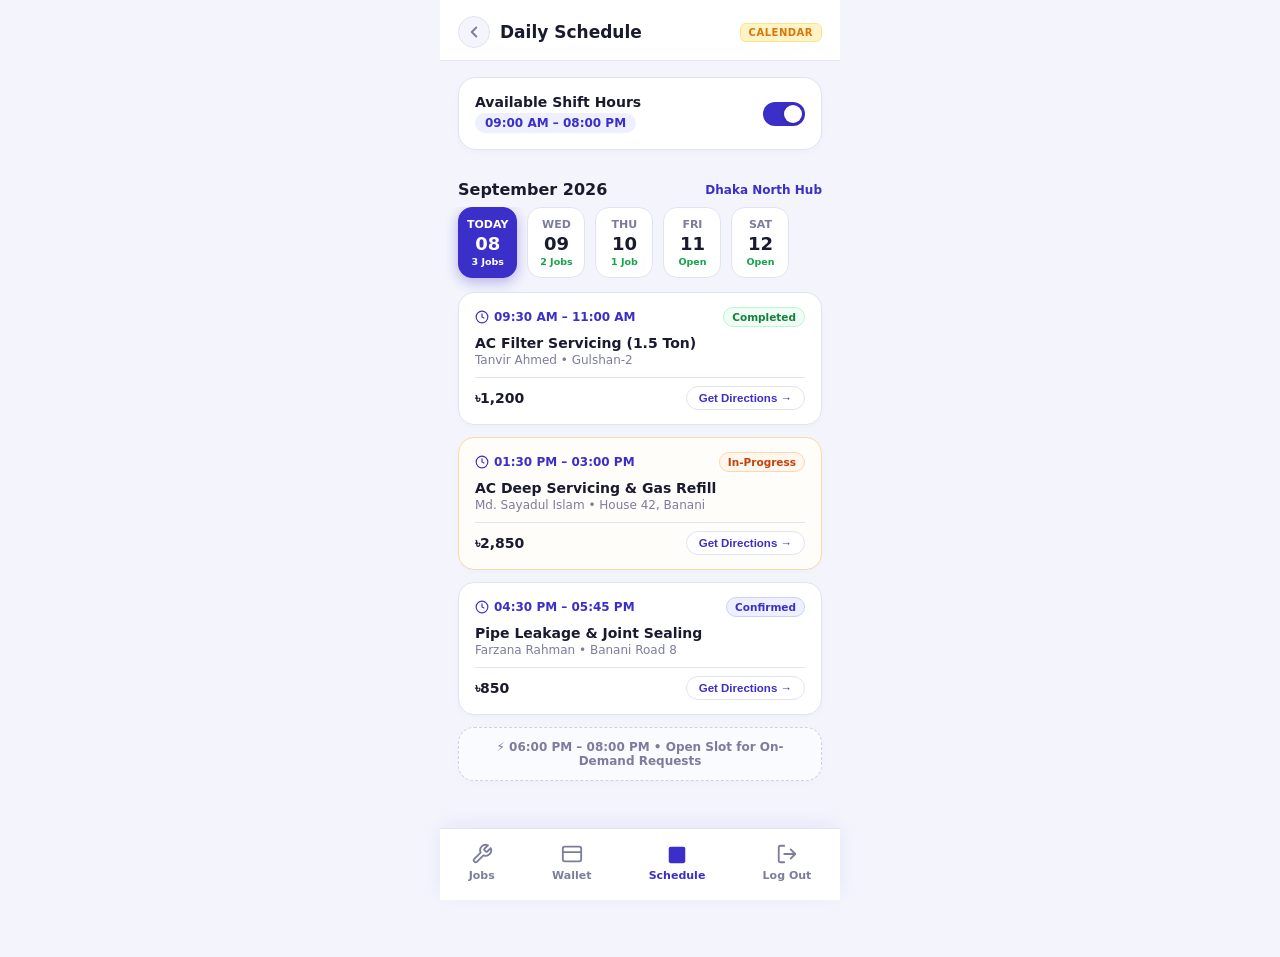
<file: pages/provider-schedule.html>
<!DOCTYPE html>
<html lang="en">
<head>
  <meta charset="UTF-8"/>
  <meta name="viewport" content="width=device-width,initial-scale=1.0"/>
  <title>Partner Schedule — HomeEase Pro</title>
  <link rel="stylesheet" href="../assets/css/global.css"/>
  <link rel="stylesheet" href="../assets/css/dashboard.css"/>
  <link rel="stylesheet" href="../assets/css/profile.css"/>
  <link rel="stylesheet" href="../assets/css/provider.css"/>
  <link rel="stylesheet" href="../assets/css/provider-schedule.css"/>
</head>
<body class="dashboard-page">
<div class="app-shell">

  <!-- Header -->
  <header class="provider-top-bar">
    <div style="display:flex; align-items:center; gap:10px;">
      <a href="provider-dashboard.html" class="modal-close-btn" style="text-decoration:none;" aria-label="Go back">
        <svg width="18" height="18" viewBox="0 0 24 24" fill="none" stroke="currentColor" stroke-width="2.5" stroke-linecap="round" stroke-linejoin="round">
          <polyline points="15 18 9 12 15 6"/>
        </svg>
      </a>
      <div style="font-size:17px; font-weight:800; color:var(--text-dark);">Daily Schedule</div>
    </div>
    <span class="pro-badge">CALENDAR</span>
  </header>

  <div class="page-scroll" style="padding-bottom:80px;">

    <!-- Working Hours Shift Card -->
    <div class="duty-shift-card">
      <div class="shift-top">
        <div>
          <div class="shift-title">Available Shift Hours</div>
          <span class="shift-hours">09:00 AM – 08:00 PM</span>
        </div>
        <div class="ps-toggle-track on" id="scheduleDutyToggle" role="switch" aria-checked="true" tabindex="0" title="Toggle Shift Availability">
          <div class="ps-toggle-thumb"></div>
        </div>
      </div>
    </div>

    <!-- Calendar Ribbon -->
    <div class="p-section-header" style="padding-bottom:8px;">
      <span class="p-section-title">September 2026</span>
      <span style="font-size:12px;color:var(--primary);font-weight:700;">Dhaka North Hub</span>
    </div>

    <div class="schedule-days-scroll">
      <!-- Day 1: Today -->
      <div class="s-day-chip active" data-day="Today">
        <div class="sd-day-name">TODAY</div>
        <div class="sd-day-num">08</div>
        <div class="sd-jobs-count">3 Jobs</div>
      </div>

      <!-- Day 2: Tomorrow -->
      <div class="s-day-chip" data-day="Tomorrow">
        <div class="sd-day-name">WED</div>
        <div class="sd-day-num">09</div>
        <div class="sd-jobs-count">2 Jobs</div>
      </div>

      <!-- Day 3: Thu -->
      <div class="s-day-chip" data-day="Upcoming">
        <div class="sd-day-name">THU</div>
        <div class="sd-day-num">10</div>
        <div class="sd-jobs-count">1 Job</div>
      </div>

      <!-- Day 4: Fri -->
      <div class="s-day-chip" data-day="Upcoming">
        <div class="sd-day-name">FRI</div>
        <div class="sd-day-num">11</div>
        <div class="sd-jobs-count">Open</div>
      </div>

      <!-- Day 5: Sat -->
      <div class="s-day-chip" data-day="Upcoming">
        <div class="sd-day-name">SAT</div>
        <div class="sd-day-num">12</div>
        <div class="sd-jobs-count">Open</div>
      </div>
    </div>

    <!-- Schedule Timeline Slots List -->
    <div class="timeline-slots-wrap" id="scheduleTimelineContainer">
      <!-- Populated dynamically by assets/js/provider-schedule.js -->
    </div>

  </div><!-- /page-scroll -->

  <!-- Provider Bottom Nav -->
  <nav class="bottom-nav">
    <a href="provider-dashboard.html" class="nav-item">
      <svg viewBox="0 0 24 24" fill="none" stroke="currentColor" stroke-width="2" stroke-linecap="round" stroke-linejoin="round">
        <path d="M14.7 6.3a1 1 0 0 0 0 1.4l1.6 1.6a1 1 0 0 0 1.4 0l3.77-3.77a6 6 0 0 1-7.94 7.94l-6.91 6.91a2.12 2.12 0 0 1-3-3l6.91-6.91a6 6 0 0 1 7.94-7.94l-3.76 3.76z"/>
      </svg>
      <span class="nav-label">Jobs</span>
    </a>
    <a href="provider-wallet.html" class="nav-item">
      <svg viewBox="0 0 24 24" fill="none" stroke="currentColor" stroke-width="2" stroke-linecap="round" stroke-linejoin="round">
        <rect x="2" y="4" width="20" height="16" rx="2"/><line x1="2" y1="10" x2="22" y2="10"/>
      </svg>
      <span class="nav-label">Wallet</span>
    </a>
    <a href="provider-schedule.html" class="nav-item active" aria-current="page">
      <svg viewBox="0 0 24 24" fill="currentColor">
        <rect x="3" y="4" width="18" height="18" rx="2" ry="2"/><line x1="16" y1="2" x2="16" y2="6"/><line x1="8" y1="2" x2="8" y2="6"/><line x1="3" y1="10" x2="21" y2="10"/>
      </svg>
      <span class="nav-label">Schedule</span>
    </a>
    <a href="login.html" class="nav-item">
      <svg viewBox="0 0 24 24" fill="none" stroke="currentColor" stroke-width="2" stroke-linecap="round" stroke-linejoin="round">
        <path d="M9 21H5a2 2 0 0 1-2-2V5a2 2 0 0 1 2-2h4"/><polyline points="16 17 21 12 16 7"/><line x1="21" y1="12" x2="9" y2="12"/>
      </svg>
      <span class="nav-label">Log Out</span>
    </a>
  </nav>

</div>

<div id="toast" class="toast" role="alert" aria-live="polite"></div>

<script src="../assets/js/provider-schedule.js"></script>
</body>
</html>
</file>
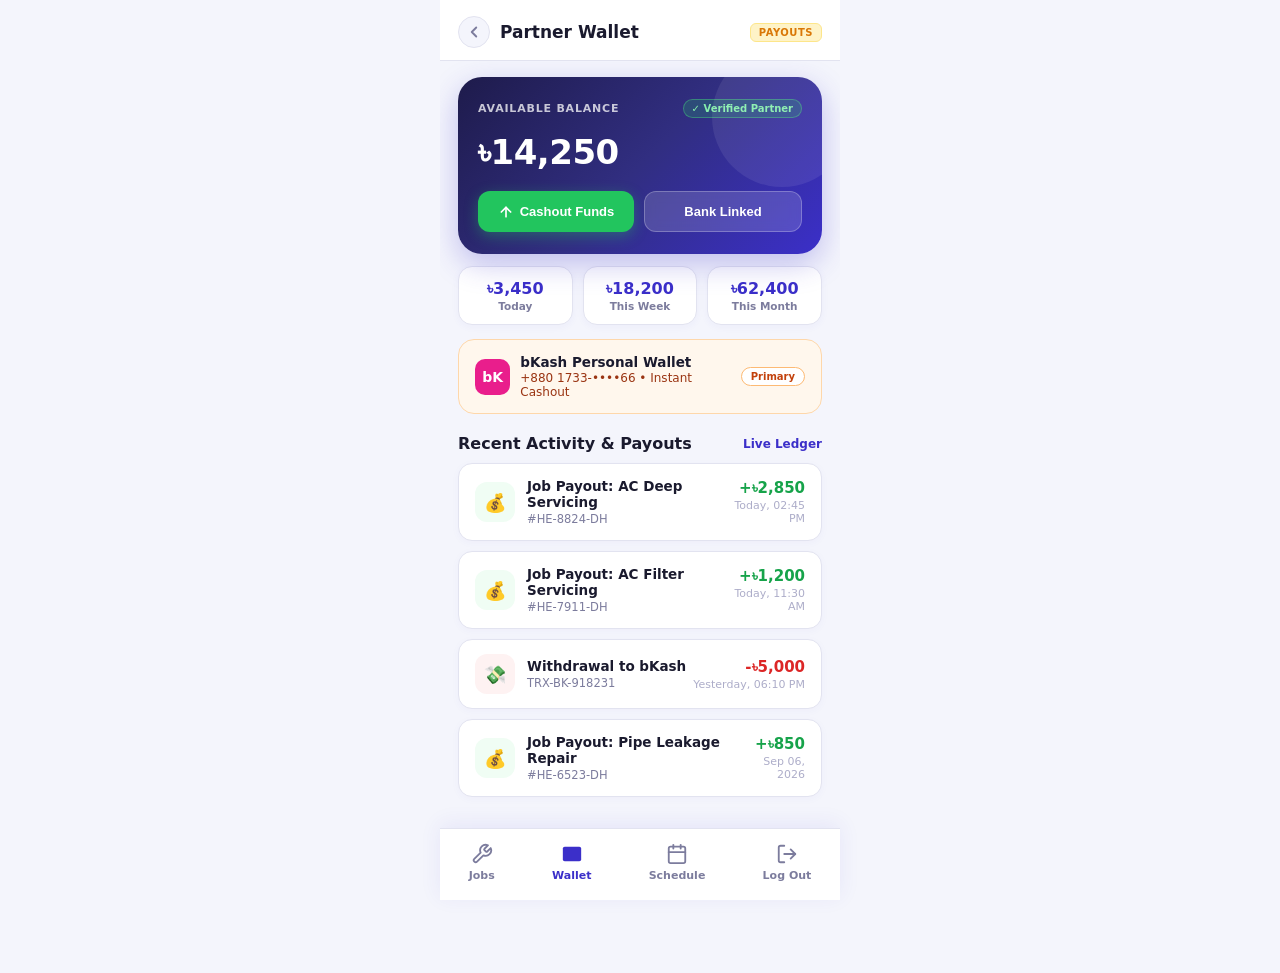
<file: pages/provider-wallet.html>
<!DOCTYPE html>
<html lang="en">
<head>
  <meta charset="UTF-8"/>
  <meta name="viewport" content="width=device-width,initial-scale=1.0"/>
  <title>Partner Wallet — HomeEase Pro</title>
  <link rel="stylesheet" href="../assets/css/global.css"/>
  <link rel="stylesheet" href="../assets/css/dashboard.css"/>
  <link rel="stylesheet" href="../assets/css/profile.css"/>
  <link rel="stylesheet" href="../assets/css/provider.css"/>
  <link rel="stylesheet" href="../assets/css/provider-wallet.css"/>
</head>
<body class="dashboard-page">
<div class="app-shell">

  <!-- Header -->
  <header class="provider-top-bar">
    <div style="display:flex; align-items:center; gap:10px;">
      <a href="provider-dashboard.html" class="modal-close-btn" style="text-decoration:none;" aria-label="Go back">
        <svg width="18" height="18" viewBox="0 0 24 24" fill="none" stroke="currentColor" stroke-width="2.5" stroke-linecap="round" stroke-linejoin="round">
          <polyline points="15 18 9 12 15 6"/>
        </svg>
      </a>
      <div style="font-size:17px; font-weight:800; color:var(--text-dark);">Partner Wallet</div>
    </div>
    <span class="pro-badge">PAYOUTS</span>
  </header>

  <div class="page-scroll" style="padding-bottom:80px;">

    <!-- Wallet Balance Card -->
    <div class="wallet-hero-card">
      <div class="wallet-top-meta">
        <span class="wallet-lbl">Available Balance</span>
        <span class="wallet-badge-verified">
          ✓ Verified Partner
        </span>
      </div>

      <div class="wallet-balance-row">
        <div class="wallet-balance-val" id="walletBalDisplay">৳14,250</div>
      </div>

      <div class="wallet-btn-row">
        <button class="wallet-btn wallet-btn-withdraw" onclick="openWithdrawModal()">
          <svg width="16" height="16" viewBox="0 0 24 24" fill="none" stroke="currentColor" stroke-width="2.5" stroke-linecap="round" stroke-linejoin="round">
            <line x1="12" y1="19" x2="12" y2="5"/><polyline points="5 12 12 5 19 12"/>
          </svg>
          Cashout Funds
        </button>
        <button class="wallet-btn wallet-btn-bank" onclick="showToast('💳 Bank Account is already linked with Dhaka Bank (A/C: •••• 8812)')">
          Bank Linked
        </button>
      </div>
    </div>

    <!-- 3-Column Metrics -->
    <div class="earnings-grid-3">
      <div class="eg-col">
        <div class="eg-num">৳3,450</div>
        <div class="eg-lbl">Today</div>
      </div>
      <div class="eg-col">
        <div class="eg-num">৳18,200</div>
        <div class="eg-lbl">This Week</div>
      </div>
      <div class="eg-col">
        <div class="eg-num">৳62,400</div>
        <div class="eg-lbl">This Month</div>
      </div>
    </div>

    <!-- Primary Payout Method -->
    <div class="payout-method-box">
      <div class="pm-left">
        <div class="pm-logo">bK</div>
        <div>
          <div class="pm-name">bKash Personal Wallet</div>
          <div class="pm-account">+880 1733-••••66 &bull; Instant Cashout</div>
        </div>
      </div>
      <span class="primary-tag" style="background:#FFF;border-color:#FDBA74;color:#C2410C;">Primary</span>
    </div>

    <!-- Transaction History -->
    <div class="p-section-header" style="padding-top:6px;">
      <span class="p-section-title">
        Recent Activity &amp; Payouts
      </span>
      <span style="font-size:12px;color:var(--primary);font-weight:700;">Live Ledger</span>
    </div>

    <div class="trx-list" id="trxList">
      <!-- Populated dynamically by assets/js/provider-wallet.js -->
    </div>

  </div><!-- /page-scroll -->

  <!-- Provider Bottom Nav -->
  <nav class="bottom-nav">
    <a href="provider-dashboard.html" class="nav-item">
      <svg viewBox="0 0 24 24" fill="none" stroke="currentColor" stroke-width="2" stroke-linecap="round" stroke-linejoin="round">
        <path d="M14.7 6.3a1 1 0 0 0 0 1.4l1.6 1.6a1 1 0 0 0 1.4 0l3.77-3.77a6 6 0 0 1-7.94 7.94l-6.91 6.91a2.12 2.12 0 0 1-3-3l6.91-6.91a6 6 0 0 1 7.94-7.94l-3.76 3.76z"/>
      </svg>
      <span class="nav-label">Jobs</span>
    </a>
    <a href="provider-wallet.html" class="nav-item active" aria-current="page">
      <svg viewBox="0 0 24 24" fill="currentColor">
        <rect x="2" y="4" width="20" height="16" rx="2"/><line x1="2" y1="10" x2="22" y2="10"/>
      </svg>
      <span class="nav-label">Wallet</span>
    </a>
    <a href="provider-schedule.html" class="nav-item">
      <svg viewBox="0 0 24 24" fill="none" stroke="currentColor" stroke-width="2" stroke-linecap="round" stroke-linejoin="round">
        <rect x="3" y="4" width="18" height="18" rx="2" ry="2"/><line x1="16" y1="2" x2="16" y2="6"/><line x1="8" y1="2" x2="8" y2="6"/><line x1="3" y1="10" x2="21" y2="10"/>
      </svg>
      <span class="nav-label">Schedule</span>
    </a>
    <a href="login.html" class="nav-item">
      <svg viewBox="0 0 24 24" fill="none" stroke="currentColor" stroke-width="2" stroke-linecap="round" stroke-linejoin="round">
        <path d="M9 21H5a2 2 0 0 1-2-2V5a2 2 0 0 1 2-2h4"/><polyline points="16 17 21 12 16 7"/><line x1="21" y1="12" x2="9" y2="12"/>
      </svg>
      <span class="nav-label">Log Out</span>
    </a>
  </nav>

</div>

<!-- Cashout Bottom Sheet Modal -->
<div class="modal-overlay" id="withdrawModal">
  <div class="modal-sheet">
    <div class="modal-handle"></div>
    <div class="modal-header-row">
      <div class="modal-title">Cashout Funds to Wallet</div>
      <button class="modal-close-btn" onclick="closeWithdrawModal()">✕</button>
    </div>
    <form id="withdrawForm">
      <div class="modal-form-group">
        <label class="modal-label">Payout Channel</label>
        <select id="withdrawMethod" class="modal-input" style="background:#fff;">
          <option value="bKash">bKash Mobile Wallet</option>
          <option value="Nagad">Nagad Wallet</option>
          <option value="Rocket">Rocket (DBBL)</option>
          <option value="Bank Transfer">Bank Wire (Dhaka Bank •••• 8812)</option>
        </select>
      </div>
      <div class="modal-form-group">
        <label class="modal-label">Receiver Account Number</label>
        <input type="tel" id="withdrawAccountNum" class="modal-input" value="01733445566" required />
      </div>
      <div class="modal-form-group">
        <label class="modal-label">Withdrawal Amount (৳ BDT)</label>
        <input type="number" id="withdrawAmount" class="modal-input" placeholder="e.g. 3000" min="100" required />
      </div>
      <div style="display:flex; gap:8px; margin-bottom:14px;">
        <button type="button" onclick="document.getElementById('withdrawAmount').value=1000" style="flex:1;padding:8px;border-radius:8px;border:1px solid var(--border);background:#fff;font-weight:700;font-size:12px;cursor:pointer;">৳1,000</button>
        <button type="button" onclick="document.getElementById('withdrawAmount').value=3000" style="flex:1;padding:8px;border-radius:8px;border:1px solid var(--border);background:#fff;font-weight:700;font-size:12px;cursor:pointer;">৳3,000</button>
        <button type="button" onclick="document.getElementById('withdrawAmount').value=5000" style="flex:1;padding:8px;border-radius:8px;border:1px solid var(--border);background:#fff;font-weight:700;font-size:12px;cursor:pointer;">৳5,000</button>
      </div>
      <button type="submit" class="modal-btn-submit" style="background:#22C55E;">Confirm &amp; Transfer Payout →</button>
    </form>
  </div>
</div>

<div id="toast" class="toast" role="alert" aria-live="polite"></div>

<script src="../assets/js/provider-wallet.js"></script>
</body>
</html>
</file>
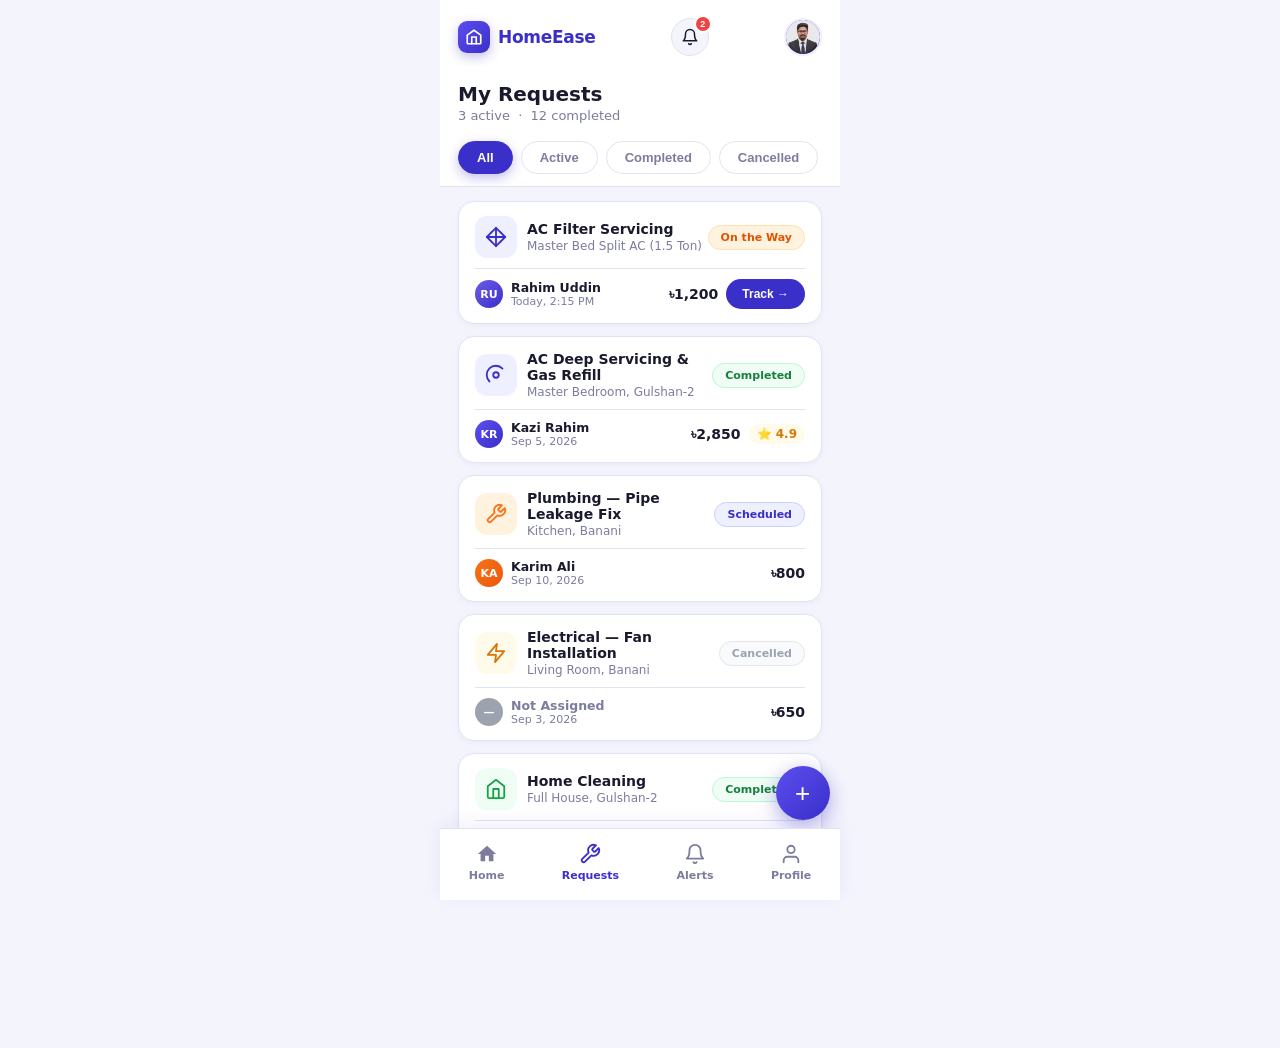
<file: pages/requests.html>
<!DOCTYPE html>
<html lang="en">
<head>
  <meta charset="UTF-8"/><meta name="viewport" content="width=device-width,initial-scale=1.0"/>
  <title>My Requests — HomeEase</title>
  <link rel="stylesheet" href="../assets/css/global.css"/>
  <link rel="stylesheet" href="../assets/css/dashboard.css"/>
  <style>
    .req-page-header{display:flex;align-items:center;justify-content:space-between;padding:16px 18px 10px;background:var(--white);}
    .req-page-title{font-size:20px;font-weight:800;color:var(--text-dark);}
    .req-page-sub{font-size:13px;color:var(--text-muted);margin-top:2px;}
    .filter-tabs{display:flex;gap:8px;padding:8px 18px 12px;background:var(--white);border-bottom:1px solid var(--border);overflow-x:auto;scrollbar-width:none;}
    .filter-tabs::-webkit-scrollbar{display:none;}
    .filter-tab{padding:8px 18px;border-radius:999px;border:1.5px solid var(--border);background:var(--white);font-size:13px;font-weight:600;color:var(--text-muted);cursor:pointer;white-space:nowrap;transition:all .2s;}
    .filter-tab.active{background:var(--primary);border-color:var(--primary);color:#fff;box-shadow:0 4px 12px rgba(59,47,201,.3);}
    .requests-list{padding:14px 18px;display:flex;flex-direction:column;gap:12px;}
    .req-card{background:var(--white);border-radius:16px;padding:14px 16px;box-shadow:0 2px 10px rgba(59,47,201,.05);border:1.5px solid var(--border);transition:box-shadow .2s;}
    .req-card:hover{box-shadow:0 4px 20px rgba(59,47,201,.1);}
    .rc-top{display:flex;align-items:center;justify-content:space-between;margin-bottom:10px;}
    .rc-left{display:flex;align-items:center;gap:10px;}
    .rc-icon{width:42px;height:42px;border-radius:12px;display:flex;align-items:center;justify-content:center;flex-shrink:0;}
    .rc-icon svg{width:22px;height:22px;}
    .rc-title{font-size:14px;font-weight:700;color:var(--text-dark);}
    .rc-sub{font-size:12px;color:var(--text-muted);margin-top:2px;}
    .rc-status{padding:5px 12px;border-radius:999px;font-size:11px;font-weight:700;white-space:nowrap;}
    .rc-status.active{background:#FFF3E0;color:#E65100;border:1.5px solid #FFE0B2;}
    .rc-status.completed{background:#F0FDF4;color:#15803D;border:1.5px solid #BBF7D0;}
    .rc-status.scheduled{background:#EEF0FF;color:#3B2FC9;border:1.5px solid #C7D2FE;}
    .rc-status.cancelled{background:#F9FAFB;color:#9CA3AF;border:1.5px solid #E5E7EB;}
    .rc-divider{height:1px;background:var(--border);margin:10px 0;}
    .rc-bottom{display:flex;align-items:center;justify-content:space-between;}
    .rc-provider{display:flex;align-items:center;gap:8px;}
    .rc-pav{width:28px;height:28px;border-radius:50%;display:flex;align-items:center;justify-content:center;font-size:11px;font-weight:700;color:#fff;flex-shrink:0;}
    .rc-pname{font-size:12.5px;font-weight:600;color:var(--text-dark);}
    .rc-meta{font-size:11px;color:var(--text-muted);}
    .rc-right{display:flex;align-items:center;gap:8px;}
    .rc-price{font-size:14px;font-weight:800;color:var(--text-dark);}
    .rc-rating{font-size:12px;font-weight:600;color:#D97706;background:#FFFBEB;padding:3px 8px;border-radius:999px;}
    .track-btn{padding:8px 16px;background:var(--primary);color:#fff;border:none;border-radius:999px;font-size:12px;font-weight:700;cursor:pointer;transition:transform .15s,box-shadow .15s;}
    .track-btn:hover{transform:translateY(-1px);box-shadow:0 4px 12px rgba(59,47,201,.3);}
    .fab{position:fixed;bottom:80px;right:calc(50% - 190px);width:54px;height:54px;border-radius:50%;background:linear-gradient(135deg,var(--primary-mid),var(--primary));color:#fff;border:none;font-size:26px;font-weight:300;cursor:pointer;box-shadow:0 6px 20px rgba(59,47,201,.4);display:flex;align-items:center;justify-content:center;transition:transform .15s,box-shadow .15s;z-index:99;}
    .fab:hover{transform:scale(1.08);box-shadow:0 8px 28px rgba(59,47,201,.5);}
    .empty-state{text-align:center;padding:48px 24px;}
    .empty-icon{width:80px;height:80px;border-radius:50%;background:var(--primary-light);display:flex;align-items:center;justify-content:center;margin:0 auto 16px;}
    .empty-icon svg{width:40px;height:40px;color:var(--primary);}
    .empty-title{font-size:16px;font-weight:700;color:var(--text-dark);}
    .empty-sub{font-size:13px;color:var(--text-muted);margin-top:6px;}
  </style>
</head>
<body class="dashboard-page">
<div class="app-shell">

  <!-- Top bar -->
  <header class="top-bar">
    <div class="brand">
      <div class="brand-icon"><svg viewBox="0 0 24 24" fill="none" stroke="white" stroke-width="2.2" stroke-linecap="round" stroke-linejoin="round" style="width:18px;height:18px;"><path d="M3 9.5L12 3l9 6.5V20a1 1 0 0 1-1 1H4a1 1 0 0 1-1-1V9.5z"/><path d="M9 21V12h6v9"/></svg></div>
      HomeEase
    </div>
    <button class="notif-btn" onclick="showToast('🔔 2 new notifications')" aria-label="Notifications">
      <svg viewBox="0 0 24 24" fill="none" stroke="currentColor" stroke-width="2" stroke-linecap="round" stroke-linejoin="round"><path d="M18 8A6 6 0 0 0 6 8c0 7-3 9-3 9h18s-3-2-3-9"/><path d="M13.73 21a2 2 0 0 1-3.46 0"/></svg>
      <span class="notif-badge">2</span>
    </button>
    <a href="profile.html" class="avatar-btn"><img src="../assets/images/avatar-sayad.jpg" alt="Sayad" style="width:100%;height:100%;object-fit:cover;border-radius:50%;"/></a>
  </header>

  <!-- Page Header -->
  <div class="req-page-header">
    <div>
      <div class="req-page-title">My Requests</div>
      <div class="req-page-sub">3 active &nbsp;·&nbsp; 12 completed</div>
    </div>
  </div>

  <!-- Filter Tabs -->
  <div class="filter-tabs" role="tablist" aria-label="Filter requests">
    <button class="filter-tab active" data-filter="all" role="tab" aria-selected="true">All</button>
    <button class="filter-tab" data-filter="active" role="tab" aria-selected="false">Active</button>
    <button class="filter-tab" data-filter="completed" role="tab" aria-selected="false">Completed</button>
    <button class="filter-tab" data-filter="cancelled" role="tab" aria-selected="false">Cancelled</button>
  </div>

  <!-- List -->
  <div class="page-scroll" style="padding-bottom:88px;">
    <div class="requests-list" id="requestsList">

      <!-- Card 1: Active -->
      <div class="req-card" data-status="active">
        <div class="rc-top">
          <div class="rc-left">
            <div class="rc-icon" style="background:#EEF0FF;"><svg viewBox="0 0 24 24" fill="none" stroke="#3B2FC9" stroke-width="2" stroke-linecap="round" stroke-linejoin="round"><line x1="12" y1="2" x2="12" y2="22"/><path d="M17 7l-5-5-5 5"/><path d="M17 17l-5 5-5-5"/><line x1="2" y1="12" x2="22" y2="12"/><path d="M7 7l-5 5 5 5"/><path d="M17 7l5 5-5 5"/></svg></div>
            <div><div class="rc-title">AC Filter Servicing</div><div class="rc-sub">Master Bed Split AC (1.5 Ton)</div></div>
          </div>
          <span class="rc-status active">On the Way</span>
        </div>
        <div class="rc-divider"></div>
        <div class="rc-bottom">
          <div class="rc-provider">
            <div class="rc-pav" style="background:linear-gradient(135deg,#6B5CE7,#3B2FC9);">RU</div>
            <div><div class="rc-pname">Rahim Uddin</div><div class="rc-meta">Today, 2:15 PM</div></div>
          </div>
          <div class="rc-right">
            <span class="rc-price">৳1,200</span>
            <button class="track-btn" onclick="window.location.href='tracking.html'">Track →</button>
          </div>
        </div>
      </div>

      <!-- Card 2: Completed -->
      <div class="req-card" data-status="completed">
        <div class="rc-top">
          <div class="rc-left">
            <div class="rc-icon" style="background:#EEF0FF;"><svg viewBox="0 0 24 24" fill="none" stroke="#3B2FC9" stroke-width="2" stroke-linecap="round" stroke-linejoin="round"><circle cx="12" cy="12" r="3"/><path d="M19.07 4.93A10 10 0 1 0 4.93 19.07"/></svg></div>
            <div><div class="rc-title">AC Deep Servicing &amp; Gas Refill</div><div class="rc-sub">Master Bedroom, Gulshan-2</div></div>
          </div>
          <span class="rc-status completed">Completed</span>
        </div>
        <div class="rc-divider"></div>
        <div class="rc-bottom">
          <div class="rc-provider">
            <div class="rc-pav" style="background:linear-gradient(135deg,var(--primary-mid),var(--primary));">KR</div>
            <div><div class="rc-pname">Kazi Rahim</div><div class="rc-meta">Sep 5, 2026</div></div>
          </div>
          <div class="rc-right">
            <span class="rc-price">৳2,850</span>
            <span class="rc-rating">⭐ 4.9</span>
          </div>
        </div>
      </div>

      <!-- Card 3: Active (Scheduled) -->
      <div class="req-card" data-status="active">
        <div class="rc-top">
          <div class="rc-left">
            <div class="rc-icon" style="background:#FFF3E0;"><svg viewBox="0 0 24 24" fill="none" stroke="#F97316" stroke-width="2" stroke-linecap="round" stroke-linejoin="round"><path d="M14.7 6.3a1 1 0 0 0 0 1.4l1.6 1.6a1 1 0 0 0 1.4 0l3.77-3.77a6 6 0 0 1-7.94 7.94l-6.91 6.91a2.12 2.12 0 0 1-3-3l6.91-6.91a6 6 0 0 1 7.94-7.94l-3.76 3.76z"/></svg></div>
            <div><div class="rc-title">Plumbing — Pipe Leakage Fix</div><div class="rc-sub">Kitchen, Banani</div></div>
          </div>
          <span class="rc-status scheduled">Scheduled</span>
        </div>
        <div class="rc-divider"></div>
        <div class="rc-bottom">
          <div class="rc-provider">
            <div class="rc-pav" style="background:linear-gradient(135deg,#F97316,#EA580C);">KA</div>
            <div><div class="rc-pname">Karim Ali</div><div class="rc-meta">Sep 10, 2026</div></div>
          </div>
          <div class="rc-right"><span class="rc-price">৳800</span></div>
        </div>
      </div>

      <!-- Card 4: Cancelled -->
      <div class="req-card" data-status="cancelled">
        <div class="rc-top">
          <div class="rc-left">
            <div class="rc-icon" style="background:#FFFBEB;"><svg viewBox="0 0 24 24" fill="none" stroke="#D97706" stroke-width="2" stroke-linecap="round" stroke-linejoin="round"><polygon points="13 2 3 14 12 14 11 22 21 10 12 10 13 2"/></svg></div>
            <div><div class="rc-title">Electrical — Fan Installation</div><div class="rc-sub">Living Room, Banani</div></div>
          </div>
          <span class="rc-status cancelled">Cancelled</span>
        </div>
        <div class="rc-divider"></div>
        <div class="rc-bottom">
          <div class="rc-provider">
            <div class="rc-pav" style="background:#9CA3AF;">—</div>
            <div><div class="rc-pname" style="color:var(--text-muted);">Not Assigned</div><div class="rc-meta">Sep 3, 2026</div></div>
          </div>
          <div class="rc-right"><span class="rc-price">৳650</span></div>
        </div>
      </div>

      <!-- Card 5: Completed -->
      <div class="req-card" data-status="completed">
        <div class="rc-top">
          <div class="rc-left">
            <div class="rc-icon" style="background:#F0FDF4;"><svg viewBox="0 0 24 24" fill="none" stroke="#16A34A" stroke-width="2" stroke-linecap="round" stroke-linejoin="round"><path d="M3 9l9-7 9 7v11a2 2 0 0 1-2 2H5a2 2 0 0 1-2-2z"/><polyline points="9 22 9 12 15 12 15 22"/></svg></div>
            <div><div class="rc-title">Home Cleaning</div><div class="rc-sub">Full House, Gulshan-2</div></div>
          </div>
          <span class="rc-status completed">Completed</span>
        </div>
        <div class="rc-divider"></div>
        <div class="rc-bottom">
          <div class="rc-provider">
            <div class="rc-pav" style="background:linear-gradient(135deg,#F472B6,#EC4899);">RB</div>
            <div><div class="rc-pname">Rashida Begum</div><div class="rc-meta">Aug 28, 2026</div></div>
          </div>
          <div class="rc-right">
            <span class="rc-price">৳1,500</span>
            <span class="rc-rating">⭐ 4.7</span>
          </div>
        </div>
      </div>

      <!-- Empty state (hidden by default) -->
      <div class="empty-state" id="emptyState" style="display:none;">
        <div class="empty-icon"><svg viewBox="0 0 24 24" fill="none" stroke="currentColor" stroke-width="2" stroke-linecap="round" stroke-linejoin="round"><circle cx="12" cy="12" r="10"/><line x1="12" y1="8" x2="12" y2="12"/><line x1="12" y1="16" x2="12.01" y2="16"/></svg></div>
        <div class="empty-title">No requests found</div>
        <div class="empty-sub">No requests in this category yet.</div>
      </div>

    </div>
  </div>

  <!-- FAB -->
  <button class="fab" onclick="window.location.href='book-service.html'" aria-label="Book new service" title="Book New Service">+</button>

  <!-- Bottom Nav -->
  <nav class="bottom-nav">
    <a href="dashboard.html" class="nav-item"><svg viewBox="0 0 24 24" fill="currentColor"><path d="M10 20v-6h4v6h5v-8h3L12 3 2 12h3v8z"/></svg><span class="nav-label">Home</span></a>
    <a href="requests.html" class="nav-item active" aria-current="page"><svg viewBox="0 0 24 24" fill="none" stroke="currentColor" stroke-width="2" stroke-linecap="round" stroke-linejoin="round"><path d="M14.7 6.3a1 1 0 0 0 0 1.4l1.6 1.6a1 1 0 0 0 1.4 0l3.77-3.77a6 6 0 0 1-7.94 7.94l-6.91 6.91a2.12 2.12 0 0 1-3-3l6.91-6.91a6 6 0 0 1 7.94-7.94l-3.76 3.76z"/></svg><span class="nav-label">Requests</span></a>
    <a href="alerts.html" class="nav-item"><svg viewBox="0 0 24 24" fill="none" stroke="currentColor" stroke-width="2" stroke-linecap="round" stroke-linejoin="round"><path d="M18 8A6 6 0 0 0 6 8c0 7-3 9-3 9h18s-3-2-3-9"/><path d="M13.73 21a2 2 0 0 1-3.46 0"/></svg><span class="nav-label">Alerts</span></a>
    <a href="profile.html" class="nav-item"><svg viewBox="0 0 24 24" fill="none" stroke="currentColor" stroke-width="2" stroke-linecap="round" stroke-linejoin="round"><path d="M20 21v-2a4 4 0 0 0-4-4H8a4 4 0 0 0-4 4v2"/><circle cx="12" cy="7" r="4"/></svg><span class="nav-label">Profile</span></a>
  </nav>

</div>
<div id="toast" class="toast" role="alert" aria-live="polite"></div>
<script>
let _tt;
function showToast(m){const t=document.getElementById("toast");t.textContent=m;t.classList.add("show");clearTimeout(_tt);_tt=setTimeout(()=>t.classList.remove("show"),3000);}
document.addEventListener("DOMContentLoaded",()=>{
  const tabs=document.querySelectorAll(".filter-tab");
  const cards=document.querySelectorAll(".req-card");
  const empty=document.getElementById("emptyState");
  tabs.forEach(tab=>{
    tab.addEventListener("click",()=>{
      tabs.forEach(t=>{t.classList.remove("active");t.setAttribute("aria-selected","false");});
      tab.classList.add("active");tab.setAttribute("aria-selected","true");
      const f=tab.dataset.filter;
      let visible=0;
      cards.forEach(c=>{
        const show=f==="all"||c.dataset.status===f;
        c.style.display=show?"block":"none";
        if(show)visible++;
      });
      empty.style.display=visible===0?"block":"none";
    });
  });
});
</script>
</body>
</html>
</file>
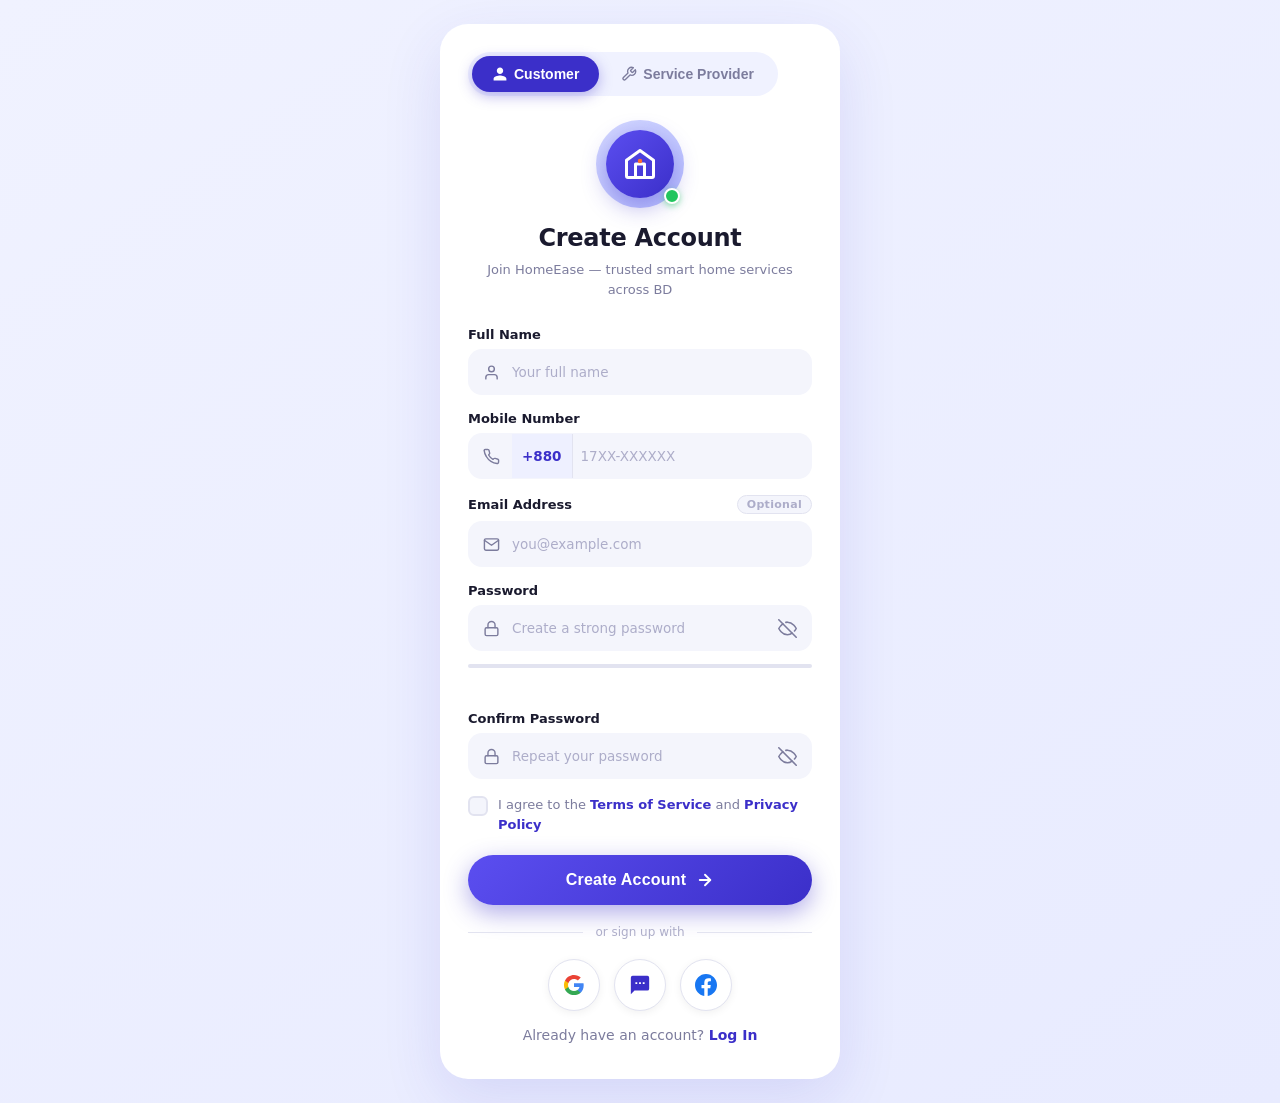
<file: pages/signup.html>
<!DOCTYPE html>
<html lang="en">
<head>
  <meta charset="UTF-8" />
  <meta name="viewport" content="width=device-width, initial-scale=1.0" />
  <title>Sign Up — HomeEase Smart BD</title>
  <link rel="stylesheet" href="../assets/css/global.css" />
  <link rel="stylesheet" href="../assets/css/login.css" />
  <link rel="stylesheet" href="../assets/css/signup.css" />

  <style>
    /* Shake animation for invalid inputs */
    @keyframes shake {
      0%,100% { transform: translateX(0); }
      20%      { transform: translateX(-6px); }
      40%      { transform: translateX(6px); }
      60%      { transform: translateX(-4px); }
      80%      { transform: translateX(4px); }
    }
    .shake { animation: shake 0.4s ease; }

    /* Spinner for submit button */
    @keyframes spin {
      to { transform: rotate(360deg); }
    }
    .spin { animation: spin 0.8s linear infinite; }
  </style>
</head>
<body>

  <!-- ════════════════════════════════════
       Phone / Card Shell
  ════════════════════════════════════ -->
  <main class="phone-card signup-card" role="main" aria-label="Sign up form">

    <!-- Role Toggle -->
    <nav class="role-toggle" aria-label="Account type">
      <button class="active" data-role="customer" aria-pressed="true">
        <!-- Person icon -->
        <svg viewBox="0 0 24 24" fill="currentColor" aria-hidden="true">
          <path d="M12 12c2.7 0 4.8-2.1 4.8-4.8S14.7 2.4 12 2.4 7.2 4.5 7.2 7.2 9.3 12 12 12zm0 2.4c-3.2 0-9.6 1.6-9.6 4.8v2.4h19.2v-2.4c0-3.2-6.4-4.8-9.6-4.8z"/>
        </svg>
        Customer
      </button>
      <button data-role="provider" aria-pressed="false">
        <!-- Wrench icon -->
        <svg viewBox="0 0 24 24" fill="none" stroke="currentColor" stroke-width="2" stroke-linecap="round" stroke-linejoin="round" aria-hidden="true">
          <path d="M14.7 6.3a1 1 0 0 0 0 1.4l1.6 1.6a1 1 0 0 0 1.4 0l3.77-3.77a6 6 0 0 1-7.94 7.94l-6.91 6.91a2.12 2.12 0 0 1-3-3l6.91-6.91a6 6 0 0 1 7.94-7.94l-3.76 3.76z"/>
        </svg>
        Service Provider
      </button>
    </nav>

    <!-- Hero Logo -->
    <div class="hero-logo" aria-hidden="true">
      <div class="logo-ring-outer">
        <div class="logo-ring-inner">
          <svg viewBox="0 0 24 24" fill="none" stroke="white" stroke-width="2" stroke-linecap="round" stroke-linejoin="round">
            <path d="M3 9.5L12 3l9 6.5V20a1 1 0 0 1-1 1H4a1 1 0 0 1-1-1V9.5z"/>
            <path d="M9 21V12h6v9"/>
            <circle cx="12" cy="10" r="1.5" fill="#FF6B2C" stroke="none"/>
          </svg>
        </div>
        <span class="online-dot" title="Online"></span>
      </div>
    </div>

    <!-- Headings -->
    <h1 class="welcome-title">Create Account</h1>
    <p class="welcome-subtitle">
      Join HomeEase &mdash; trusted smart home services across BD
    </p>

    <!-- ── Sign Up Form ── -->
    <form id="signupForm" class="form-section" novalidate>

      <!-- Full Name Field -->
      <div class="field-group">
        <label class="field-label" for="fullNameInput">Full Name</label>
        <div class="input-wrap" id="fullNameWrap">
          <span class="input-icon" aria-hidden="true">
            <!-- Person icon -->
            <svg viewBox="0 0 24 24" fill="none" stroke="currentColor" stroke-width="2" stroke-linecap="round" stroke-linejoin="round">
              <path d="M20 21v-2a4 4 0 0 0-4-4H8a4 4 0 0 0-4 4v2"/>
              <circle cx="12" cy="7" r="4"/>
            </svg>
          </span>
          <input
            type="text"
            id="fullNameInput"
            name="fullName"
            placeholder="Your full name"
            autocomplete="name"
            aria-label="Full name"
            required
          />
        </div>
      </div>

      <!-- Mobile Number Field -->
      <div class="field-group">
        <label class="field-label" for="mobileInput">Mobile Number</label>
        <div class="input-wrap" id="mobileWrap">
          <span class="input-icon" aria-hidden="true">
            <!-- Phone icon -->
            <svg viewBox="0 0 24 24" fill="none" stroke="currentColor" stroke-width="2" stroke-linecap="round" stroke-linejoin="round">
              <path d="M22 16.92v3a2 2 0 0 1-2.18 2 19.79 19.79 0 0 1-8.63-3.07A19.5 19.5 0 0 1 4.69 12a19.79 19.79 0 0 1-3.07-8.67A2 2 0 0 1 3.61 2h3a2 2 0 0 1 2 1.72c.127.96.361 1.903.7 2.81a2 2 0 0 1-.45 2.11L7.91 9.91a16 16 0 0 0 6.16 6.16l.91-.86a2 2 0 0 1 2.11-.45c.907.339 1.85.573 2.81.7A2 2 0 0 1 22 16.92z"/>
            </svg>
          </span>
          <span class="phone-prefix" aria-label="+880 country code">+880</span>
          <input
            type="tel"
            id="mobileInput"
            name="mobile"
            placeholder="17XX-XXXXXX"
            autocomplete="tel"
            inputmode="tel"
            aria-label="Mobile number without country code"
            required
          />
        </div>
      </div>

      <!-- Email Field (Optional) -->
      <div class="field-group">
        <div class="field-label-row">
          <label class="field-label" for="emailInput">Email Address</label>
          <span class="optional-tag">Optional</span>
        </div>
        <div class="input-wrap" id="emailWrap">
          <span class="input-icon" aria-hidden="true">
            <!-- Mail icon -->
            <svg viewBox="0 0 24 24" fill="none" stroke="currentColor" stroke-width="2" stroke-linecap="round" stroke-linejoin="round">
              <path d="M4 4h16c1.1 0 2 .9 2 2v12c0 1.1-.9 2-2 2H4c-1.1 0-2-.9-2-2V6c0-1.1.9-2 2-2z"/>
              <polyline points="22,6 12,13 2,6"/>
            </svg>
          </span>
          <input
            type="email"
            id="emailInput"
            name="email"
            placeholder="you@example.com"
            autocomplete="email"
            inputmode="email"
            aria-label="Email address (optional)"
          />
        </div>
      </div>

      <!-- Password Field -->
      <div class="field-group">
        <label class="field-label" for="passwordInput">Password</label>
        <div class="input-wrap" id="passwordWrap">
          <span class="input-icon" aria-hidden="true">
            <!-- Lock icon -->
            <svg viewBox="0 0 24 24" fill="none" stroke="currentColor" stroke-width="2" stroke-linecap="round" stroke-linejoin="round">
              <rect x="3" y="11" width="18" height="11" rx="2" ry="2"/>
              <path d="M7 11V7a5 5 0 0 1 10 0v4"/>
            </svg>
          </span>
          <input
            type="password"
            id="passwordInput"
            name="password"
            placeholder="Create a strong password"
            autocomplete="new-password"
            aria-label="Password"
            required
          />
          <button type="button" class="input-action" id="passwordToggle" aria-label="Toggle password visibility">
            <svg id="eyeOpen1" viewBox="0 0 24 24" fill="none" stroke="currentColor" stroke-width="2" stroke-linecap="round" stroke-linejoin="round" style="display:none">
              <path d="M1 12s4-8 11-8 11 8 11 8-4 8-11 8-11-8-11-8z"/>
              <circle cx="12" cy="12" r="3"/>
            </svg>
            <svg id="eyeClosed1" viewBox="0 0 24 24" fill="none" stroke="currentColor" stroke-width="2" stroke-linecap="round" stroke-linejoin="round">
              <path d="M17.94 17.94A10.07 10.07 0 0 1 12 20c-7 0-11-8-11-8a18.45 18.45 0 0 1 5.06-5.94"/>
              <path d="M9.9 4.24A9.12 9.12 0 0 1 12 4c7 0 11 8 11 8a18.5 18.5 0 0 1-2.16 3.19"/>
              <line x1="1" y1="1" x2="23" y2="23"/>
            </svg>
          </button>
        </div>
        <!-- Password Strength Indicator -->
        <div class="strength-bar-wrap" id="strengthBarWrap" aria-hidden="true">
          <div class="strength-bar" id="strengthBar"></div>
        </div>
        <span class="strength-label" id="strengthLabel" aria-live="polite"></span>
      </div>

      <!-- Confirm Password Field -->
      <div class="field-group">
        <label class="field-label" for="confirmPasswordInput">Confirm Password</label>
        <div class="input-wrap" id="confirmWrap">
          <span class="input-icon" aria-hidden="true">
            <!-- Lock icon -->
            <svg viewBox="0 0 24 24" fill="none" stroke="currentColor" stroke-width="2" stroke-linecap="round" stroke-linejoin="round">
              <rect x="3" y="11" width="18" height="11" rx="2" ry="2"/>
              <path d="M7 11V7a5 5 0 0 1 10 0v4"/>
            </svg>
          </span>
          <input
            type="password"
            id="confirmPasswordInput"
            name="confirmPassword"
            placeholder="Repeat your password"
            autocomplete="new-password"
            aria-label="Confirm password"
            required
          />
          <button type="button" class="input-action" id="confirmToggle" aria-label="Toggle confirm password visibility">
            <svg id="eyeOpen2" viewBox="0 0 24 24" fill="none" stroke="currentColor" stroke-width="2" stroke-linecap="round" stroke-linejoin="round" style="display:none">
              <path d="M1 12s4-8 11-8 11 8 11 8-4 8-11 8-11-8-11-8z"/>
              <circle cx="12" cy="12" r="3"/>
            </svg>
            <svg id="eyeClosed2" viewBox="0 0 24 24" fill="none" stroke="currentColor" stroke-width="2" stroke-linecap="round" stroke-linejoin="round">
              <path d="M17.94 17.94A10.07 10.07 0 0 1 12 20c-7 0-11-8-11-8a18.45 18.45 0 0 1 5.06-5.94"/>
              <path d="M9.9 4.24A9.12 9.12 0 0 1 12 4c7 0 11 8 11 8a18.5 18.5 0 0 1-2.16 3.19"/>
              <line x1="1" y1="1" x2="23" y2="23"/>
            </svg>
          </button>
        </div>
      </div>

      <!-- Terms & Conditions Checkbox -->
      <div class="terms-row" id="termsWrap">
        <label class="terms-label">
          <input type="checkbox" id="termsCheck" name="terms" aria-required="true" />
          <span class="terms-check-box" aria-hidden="true">
            <svg viewBox="0 0 24 24" fill="none" stroke="currentColor" stroke-width="3" stroke-linecap="round" stroke-linejoin="round">
              <polyline points="20 6 9 17 4 12"/>
            </svg>
          </span>
          <span class="terms-text">
            I agree to the
            <a href="#" class="terms-link">Terms of Service</a>
            and
            <a href="#" class="terms-link">Privacy Policy</a>
          </span>
        </label>
      </div>

      <!-- Create Account Button -->
      <button type="submit" class="login-btn" id="signupBtn">
        Create Account
        <svg viewBox="0 0 24 24" fill="none" stroke="currentColor" stroke-width="2.5" stroke-linecap="round" stroke-linejoin="round" aria-hidden="true">
          <line x1="5" y1="12" x2="19" y2="12"/>
          <polyline points="12 5 19 12 12 19"/>
        </svg>
      </button>

      <!-- Divider -->
      <div class="divider" role="separator"><span>or sign up with</span></div>

      <!-- Social Sign-Up -->
      <div class="social-row" role="group" aria-label="Social sign-up options">

        <!-- Google -->
        <button type="button" class="social-btn" data-provider="google" aria-label="Sign up with Google">
          <svg viewBox="0 0 24 24" aria-hidden="true">
            <path d="M22.56 12.25c0-.78-.07-1.53-.2-2.25H12v4.26h5.92c-.26 1.37-1.04 2.53-2.21 3.31v2.77h3.57c2.08-1.92 3.28-4.74 3.28-8.09z" fill="#4285F4"/>
            <path d="M12 23c2.97 0 5.46-.98 7.28-2.66l-3.57-2.77c-.98.66-2.23 1.06-3.71 1.06-2.86 0-5.29-1.93-6.16-4.53H2.18v2.84C3.99 20.53 7.7 23 12 23z" fill="#34A853"/>
            <path d="M5.84 14.09c-.22-.66-.35-1.36-.35-2.09s.13-1.43.35-2.09V7.07H2.18C1.43 8.55 1 10.22 1 12s.43 3.45 1.18 4.93l3.66-2.84z" fill="#FBBC05"/>
            <path d="M12 5.38c1.62 0 3.06.56 4.21 1.64l3.15-3.15C17.45 2.09 14.97 1 12 1 7.7 1 3.99 3.47 2.18 7.07l3.66 2.84c.87-2.6 3.3-4.53 6.16-4.53z" fill="#EA4335"/>
          </svg>
        </button>

        <!-- SMS / OTP -->
        <button type="button" class="social-btn" data-provider="sms" aria-label="Sign up with SMS OTP" style="color:#3B2FC9;">
          <svg viewBox="0 0 24 24" fill="currentColor" aria-hidden="true">
            <path d="M20 2H4a2 2 0 0 0-2 2v18l4-4h14a2 2 0 0 0 2-2V4a2 2 0 0 0-2-2zM9 11H7V9h2v2zm4 0h-2V9h2v2zm4 0h-2V9h2v2z"/>
          </svg>
        </button>

        <!-- Facebook -->
        <button type="button" class="social-btn" data-provider="facebook" aria-label="Sign up with Facebook">
          <svg viewBox="0 0 24 24" fill="#1877F2" aria-hidden="true">
            <path d="M24 12.073C24 5.405 18.627 0 12 0S0 5.405 0 12.073C0 18.1 4.388 23.094 10.125 24v-8.437H7.078v-3.49h3.047V9.41c0-3.025 1.792-4.697 4.533-4.697 1.312 0 2.686.236 2.686.236v2.97h-1.513c-1.491 0-1.956.93-1.956 1.874v2.25h3.328l-.532 3.49h-2.796V24C19.612 23.094 24 18.1 24 12.073z"/>
          </svg>
        </button>

      </div>

      <!-- Footer — Log In link -->
      <p class="signup-footer">
        Already have an account?&nbsp;<a href="login.html">Log In</a>
      </p>

    </form>
  </main>

  <!-- Toast Notification -->
  <div id="toast" class="toast" role="alert" aria-live="polite"></div>

  <script src="../assets/js/signup.js"></script>
</body>
</html>
</file>
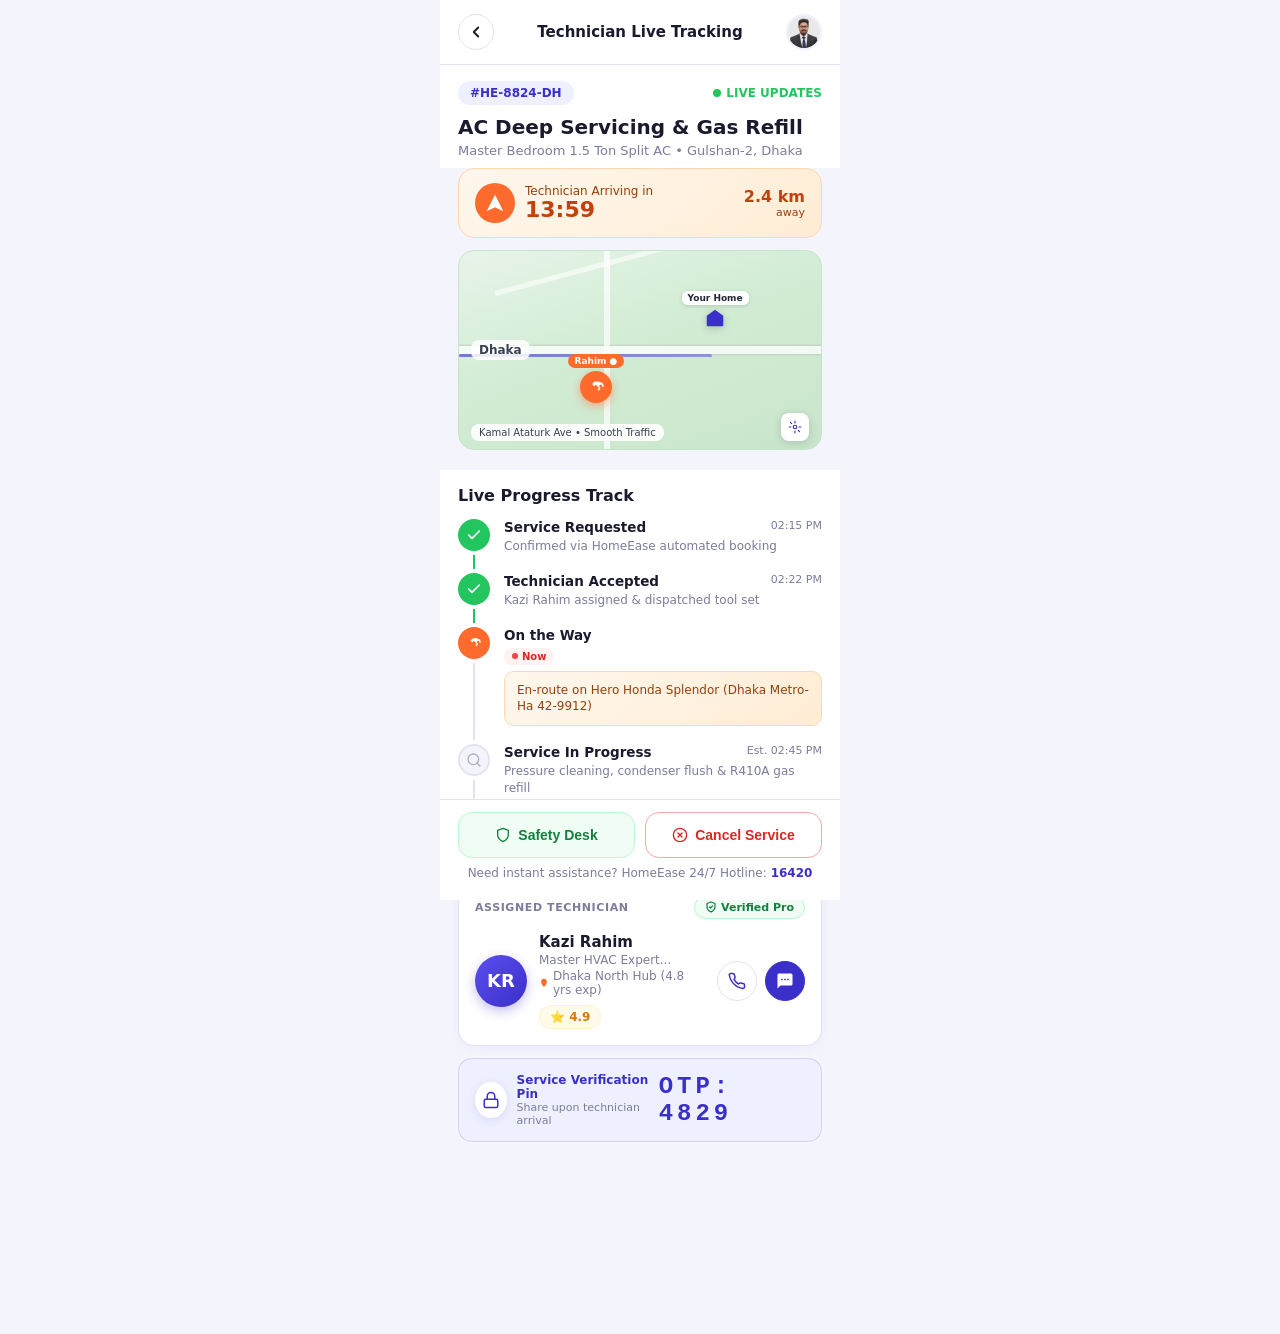
<file: pages/tracking.html>
<!DOCTYPE html>
<html lang="en">
<head>
  <meta charset="UTF-8"/><meta name="viewport" content="width=device-width,initial-scale=1.0"/>
  <title>Live Tracking — HomeEase</title>
  <link rel="stylesheet" href="../assets/css/global.css"/>
  <link rel="stylesheet" href="../assets/css/dashboard.css"/>
  <link rel="stylesheet" href="../assets/css/tracking.css"/>
</head>
<body class="dashboard-page">
<div class="app-shell">

  <!-- Header -->
  <header class="track-header">
    <button class="back-btn" onclick="history.back()" aria-label="Go back">
      <svg viewBox="0 0 24 24" fill="none" stroke="currentColor" stroke-width="2.5" stroke-linecap="round" stroke-linejoin="round"><polyline points="15 18 9 12 15 6"/></svg>
    </button>
    <span class="page-title">Technician Live Tracking</span>
    <img src="../assets/images/avatar-sayad.jpg" class="header-avatar" alt="Sayad"/>
  </header>

  <div class="page-scroll" style="padding-bottom:110px;">

    <!-- Order Header -->
    <div class="order-header">
      <div class="order-top-row">
        <span class="order-id-badge">#HE-8824-DH</span>
        <span class="live-badge"><span class="live-dot"></span>LIVE UPDATES</span>
      </div>
      <div class="order-title">AC Deep Servicing &amp; Gas Refill</div>
      <div class="order-sub">Master Bedroom 1.5 Ton Split AC &bull; Gulshan-2, Dhaka</div>
    </div>

    <!-- Arrival Card -->
    <div class="arrival-card" role="status" aria-live="polite">
      <div class="arrival-left">
        <div class="nav-arrow" aria-hidden="true">
          <svg viewBox="0 0 24 24" fill="currentColor"><path d="M12 2L2 22l10-5 10 5L12 2z"/></svg>
        </div>
        <div class="arrival-info">
          <div class="arrival-label">Technician Arriving in</div>
          <div class="arrival-time" id="arrivalTimer">14:00</div>
        </div>
      </div>
      <div class="arrival-right">
        <div class="distance-val">2.4 km</div>
        <div class="distance-lbl">away</div>
      </div>
    </div>

    <!-- Map -->
    <div class="map-area" aria-label="Live map showing technician route">
      <div class="road-h"></div>
      <div class="road-v"></div>
      <div class="road-diagonal"></div>
      <!-- Route line -->
      <div class="route-line"></div>
      <!-- City label -->
      <div class="map-city-label">Dhaka</div>
      <!-- Your Home -->
      <div class="your-home-pin" aria-hidden="true">
        <span class="your-home-label">Your Home</span>
        <svg viewBox="0 0 24 24" fill="#3B2FC9"><path d="M3 9.5L12 3l9 6.5V20a1 1 0 0 1-1 1H4a1 1 0 0 1-1-1V9.5z"/></svg>
      </div>
      <!-- Rider -->
      <div class="rider-pin" aria-hidden="true" style="display:flex;flex-direction:column;align-items:center;">
        <span class="rider-label">Rahim ●</span>
        <div class="rider-icon">
          <svg viewBox="0 0 24 24" fill="currentColor"><path d="M17.5 5.5C16.5 5 15.5 4.5 14 4.5c-2 0-3.5.5-5 2L8 7l-1 1 1 1.5L9.5 11 11 9.5c.5-.5 1-.5 1.5 0l3 3c.5.5.5 1 0 1.5L14 15.5l1.5 1.5 1.5-1.5c1-1 1-2.5 0-3.5l-1-1L17 9.5c.5-.5 1-1 1.5-1S20 9 20 9.5V11c0 .5.5 1 1 1s1-.5 1-1V9.5c0-2-2-4-4.5-4z"/><circle cx="10" cy="6" r="1.5"/></svg>
        </div>
      </div>
      <div class="road-info">Kamal Ataturk Ave &bull; Smooth Traffic</div>
      <div class="gps-btn" aria-hidden="true"><svg viewBox="0 0 24 24" fill="none" stroke="currentColor" stroke-width="2" stroke-linecap="round" stroke-linejoin="round"><circle cx="12" cy="12" r="3"/><path d="M12 2v3M12 19v3M4.22 4.22l2.12 2.12M17.66 17.66l2.12 2.12M2 12h3M19 12h3"/></svg></div>
    </div>

    <!-- Progress Track -->
    <div class="progress-section">
      <div class="progress-section-title">Live Progress Track</div>
      <div class="timeline" role="list">

        <!-- Step 1: Done -->
        <div class="timeline-item" role="listitem">
          <div class="tl-left">
            <div class="tl-icon done" aria-label="Completed"><svg viewBox="0 0 24 24" fill="none" stroke="currentColor" stroke-width="2.5" stroke-linecap="round" stroke-linejoin="round"><polyline points="20 6 9 17 4 12"/></svg></div>
            <div class="tl-line done"></div>
          </div>
          <div class="tl-content">
            <div class="tl-top"><span class="tl-title">Service Requested</span><span class="tl-time">02:15 PM</span></div>
            <div class="tl-sub">Confirmed via HomeEase automated booking</div>
          </div>
        </div>

        <!-- Step 2: Done -->
        <div class="timeline-item" role="listitem">
          <div class="tl-left">
            <div class="tl-icon done" aria-label="Completed"><svg viewBox="0 0 24 24" fill="none" stroke="currentColor" stroke-width="2.5" stroke-linecap="round" stroke-linejoin="round"><polyline points="20 6 9 17 4 12"/></svg></div>
            <div class="tl-line done"></div>
          </div>
          <div class="tl-content">
            <div class="tl-top"><span class="tl-title">Technician Accepted</span><span class="tl-time">02:22 PM</span></div>
            <div class="tl-sub">Kazi Rahim assigned &amp; dispatched tool set</div>
          </div>
        </div>

        <!-- Step 3: Active -->
        <div class="timeline-item" role="listitem">
          <div class="tl-left">
            <div class="tl-icon active" aria-label="In progress">
              <svg viewBox="0 0 24 24" fill="currentColor"><path d="M17.5 5.5C16.5 5 15.5 4.5 14 4.5c-2 0-3.5.5-5 2L8 7l-1 1 1 1.5L9.5 11 11 9.5c.5-.5 1-.5 1.5 0l3 3c.5.5.5 1 0 1.5L14 15.5l1.5 1.5 1.5-1.5c1-1 1-2.5 0-3.5l-1-1L17 9.5c.5-.5 1-1 1.5-1S20 9 20 9.5V11c0 .5.5 1 1 1s1-.5 1-1V9.5c0-2-2-4-4.5-4z"/></svg>
            </div>
            <div class="tl-line"></div>
          </div>
          <div class="tl-content">
            <div class="tl-top"><span class="tl-title">On the Way</span></div>
            <div class="tl-now-badge"><span class="tl-now-dot"></span>Now</div>
            <div class="tl-active-card">
              <div class="tl-active-text">En-route on Hero Honda Splendor (Dhaka Metro-Ha 42-9912)</div>
            </div>
          </div>
        </div>

        <!-- Step 4: Pending -->
        <div class="timeline-item" role="listitem">
          <div class="tl-left">
            <div class="tl-icon pending" aria-label="Pending"><svg viewBox="0 0 24 24" fill="none" stroke="currentColor" stroke-width="2" stroke-linecap="round" stroke-linejoin="round"><circle cx="11" cy="11" r="8"/><line x1="21" y1="21" x2="16.65" y2="16.65"/></svg></div>
            <div class="tl-line"></div>
          </div>
          <div class="tl-content">
            <div class="tl-top"><span class="tl-title">Service In Progress</span><span class="tl-time">Est. 02:45 PM</span></div>
            <div class="tl-sub">Pressure cleaning, condenser flush &amp; R410A gas refill</div>
          </div>
        </div>

        <!-- Step 5: Pending -->
        <div class="timeline-item" role="listitem">
          <div class="tl-left">
            <div class="tl-icon pending" aria-label="Pending"><svg viewBox="0 0 24 24" fill="none" stroke="currentColor" stroke-width="2" stroke-linecap="round" stroke-linejoin="round"><path d="M22 11.08V12a10 10 0 1 1-5.93-9.14"/></svg></div>
            <div class="tl-line"></div>
          </div>
          <div class="tl-content">
            <div class="tl-top"><span class="tl-title">Completed &amp; Signed</span><span class="tl-time">Est. 03:45 PM</span></div>
            <div class="tl-sub">Digital warranty card handover &amp; ৳2,850 settlement</div>
          </div>
        </div>

      </div>
    </div>

    <!-- Technician Card -->
    <div class="tech-card">
      <div class="tech-header">
        <span class="tech-header-label">Assigned Technician</span>
        <span class="verified-badge"><svg viewBox="0 0 24 24" fill="none" stroke="currentColor" stroke-width="2.5" stroke-linecap="round" stroke-linejoin="round"><path d="M12 22s8-4 8-10V5l-8-3-8 3v7c0 6 8 10 8 10z"/><polyline points="9 12 11 14 15 10"/></svg>Verified Pro</span>
      </div>
      <div class="tech-info-row">
        <div class="tech-avatar" aria-hidden="true">KR</div>
        <div style="flex:1;">
          <div class="tech-name">Kazi Rahim</div>
          <div class="tech-role">Master HVAC Expert...</div>
          <div class="tech-hub">
            <svg viewBox="0 0 24 24" fill="currentColor"><path d="M12 2C8.13 2 5 5.13 5 9c0 5.25 7 13 7 13s7-7.75 7-13c0-3.87-3.13-7-7-7z"/></svg>
            Dhaka North Hub (4.8 yrs exp)
          </div>
          <div class="rating-badge">⭐ 4.9</div>
        </div>
        <div class="tech-actions">
          <button class="tech-action-btn call" id="callTech" aria-label="Call technician">
            <svg viewBox="0 0 24 24" fill="none" stroke="currentColor" stroke-width="2" stroke-linecap="round" stroke-linejoin="round"><path d="M22 16.92v3a2 2 0 0 1-2.18 2 19.79 19.79 0 0 1-8.63-3.07A19.5 19.5 0 0 1 4.69 12a19.79 19.79 0 0 1-3.07-8.67A2 2 0 0 1 3.61 2h3a2 2 0 0 1 2 1.72 12.84 12.84 0 0 0 .7 2.81 2 2 0 0 1-.45 2.11L7.91 9.91a16 16 0 0 0 6.16 6.16l.91-.86a2 2 0 0 1 2.11-.45 12.84 12.84 0 0 0 2.81.7A2 2 0 0 1 22 16.92z"/></svg>
          </button>
          <button class="tech-action-btn chat" id="chatTech" aria-label="Chat with technician">
            <svg viewBox="0 0 24 24" fill="currentColor"><path d="M20 2H4a2 2 0 0 0-2 2v18l4-4h14a2 2 0 0 0 2-2V4a2 2 0 0 0-2-2zM9 11H7V9h2v2zm4 0h-2V9h2v2zm4 0h-2V9h2v2z"/></svg>
          </button>
        </div>
      </div>
    </div>

    <!-- OTP -->
    <div class="otp-card">
      <div class="otp-left">
        <div class="otp-icon"><svg viewBox="0 0 24 24" fill="none" stroke="currentColor" stroke-width="2" stroke-linecap="round" stroke-linejoin="round"><rect x="3" y="11" width="18" height="11" rx="2" ry="2"/><path d="M7 11V7a5 5 0 0 1 10 0v4"/></svg></div>
        <div>
          <div class="otp-label">Service Verification Pin</div>
          <div class="otp-sub">Share upon technician arrival</div>
        </div>
      </div>
      <div class="otp-num" id="otpDisplay" title="Tap to copy">OTP: <strong>4829</strong></div>
    </div>

  </div><!-- /page-scroll -->

  <!-- Bottom Actions -->
  <div class="action-bar">
    <div class="action-btns">
      <button class="action-btn safety" id="safetyBtn">
        <svg viewBox="0 0 24 24" fill="none" stroke="currentColor" stroke-width="2" stroke-linecap="round" stroke-linejoin="round"><path d="M12 22s8-4 8-10V5l-8-3-8 3v7c0 6 8 10 8 10z"/></svg>
        Safety Desk
      </button>
      <button class="action-btn cancel" id="cancelBtn">
        <svg viewBox="0 0 24 24" fill="none" stroke="currentColor" stroke-width="2" stroke-linecap="round" stroke-linejoin="round"><circle cx="12" cy="12" r="10"/><line x1="15" y1="9" x2="9" y2="15"/><line x1="9" y1="9" x2="15" y2="15"/></svg>
        Cancel Service
      </button>
    </div>
    <p class="hotline-text">Need instant assistance? HomeEase 24/7 Hotline: <strong>16420</strong></p>
  </div>

</div>
<div id="toast" class="toast" role="alert" aria-live="polite"></div>

<script>
let _tt;
function showToast(m){const t=document.getElementById("toast");t.textContent=m;t.classList.add("show");clearTimeout(_tt);_tt=setTimeout(()=>t.classList.remove("show"),3000);}

document.addEventListener("DOMContentLoaded",()=>{
  // Countdown timer: 14 minutes
  let totalSecs=14*60;
  const timerEl=document.getElementById("arrivalTimer");
  const interval=setInterval(()=>{
    if(totalSecs<=0){clearInterval(interval);timerEl.textContent="Arrived!";timerEl.style.color="#15803D";showToast("🏠 Kazi Rahim has arrived at your location!");return;}
    totalSecs--;
    const m=Math.floor(totalSecs/60).toString().padStart(2,"0");
    const s=(totalSecs%60).toString().padStart(2,"0");
    timerEl.textContent=`${m}:${s}`;
  },1000);

  // OTP copy
  document.getElementById("otpDisplay").addEventListener("click",()=>{
    navigator.clipboard?.writeText("4829").catch(()=>{});
    showToast("📋 OTP 4829 copied to clipboard!");
  });

  // Actions
  document.getElementById("callTech").addEventListener("click",()=>showToast("📞 Calling Kazi Rahim…"));
  document.getElementById("chatTech").addEventListener("click",()=>showToast("💬 Opening chat with Kazi Rahim…"));
  document.getElementById("safetyBtn").addEventListener("click",()=>showToast("🛡️ Connecting to HomeEase Safety Desk…"));
  document.getElementById("cancelBtn").addEventListener("click",()=>{
    if(confirm("Are you sure you want to cancel this service? Cancellation fees may apply.")){
      showToast("❌ Service cancellation request submitted.");
      setTimeout(()=>window.location.href="requests.html",1500);
    }
  });
});
</script>
</body>
</html>
</file>
<file: assets/css/global.css>
/* =============================================
   Smart Home Service Automation — Global Styles
   ============================================= */

*, *::before, *::after {
  box-sizing: border-box;
  margin: 0;
  padding: 0;
}

:root {
  --primary:       #3B2FC9;   /* deep indigo-blue */
  --primary-light: #EEF0FF;   /* lavender tint bg */
  --primary-mid:   #5B4EF0;   /* mid indigo */
  --accent:        #FF6B2C;   /* orange dot accent */
  --green:         #22C55E;   /* BD Secure green */
  --text-dark:     #1A1A2E;
  --text-muted:    #7C7C9D;
  --text-light:    #ADADC9;
  --border:        #E2E3F0;
  --input-bg:      #F4F5FC;
  --white:         #FFFFFF;
  --shadow:        0 20px 60px rgba(59, 47, 201, 0.12);
  --radius-card:   28px;
  --radius-pill:   999px;
  --radius-input:  14px;
}

body {
  min-height: 100vh;
  display: flex;
  align-items: center;
  justify-content: center;
  background: linear-gradient(145deg, #F0F2FF 0%, #E8EBFF 100%);
  font-family: 'Segoe UI', system-ui, -apple-system, sans-serif;
  padding: 24px 16px;
}

/* ── Utility ── */
.sr-only {
  position: absolute;
  width: 1px;
  height: 1px;
  overflow: hidden;
  clip: rect(0,0,0,0);
  white-space: nowrap;
}
</file>
<file: assets/css/dashboard.css>
/* =============================================
   Dashboard Page — Component Styles
   ============================================= */

/* ── App Shell ── */
.app-shell {
  width: 100%;
  max-width: 400px;
  min-height: 100vh;
  background: #F4F5FC;
  display: flex;
  flex-direction: column;
  position: relative;
  padding-bottom: 72px; /* space for bottom nav */
  margin: 0 auto;
}

/* ── Top Bar ── */
.top-bar {
  display: flex;
  align-items: center;
  justify-content: space-between;
  padding: 18px 18px 10px;
  background: var(--white);
}

.brand {
  display: flex;
  align-items: center;
  gap: 8px;
  font-size: 17px;
  font-weight: 800;
  color: var(--primary);
  letter-spacing: -0.3px;
}

.brand-icon {
  width: 32px;
  height: 32px;
  background: linear-gradient(135deg, var(--primary-mid), var(--primary));
  border-radius: 9px;
  display: flex;
  align-items: center;
  justify-content: center;
  box-shadow: 0 4px 12px rgba(59,47,201,0.3);
}

.brand-icon svg {
  width: 18px;
  height: 18px;
  color: white;
}

.avatar-btn {
  width: 38px;
  height: 38px;
  border-radius: 50%;
  background: linear-gradient(135deg, #a78bfa, #6d28d9);
  border: 2.5px solid var(--primary-light);
  cursor: pointer;
  display: flex;
  align-items: center;
  justify-content: center;
  overflow: hidden;
  transition: transform 0.15s;
}

.avatar-btn:hover { transform: scale(1.06); }

.avatar-btn svg {
  width: 20px;
  height: 20px;
  color: white;
}

/* ── Greeting Block ── */
.greeting-block {
  padding: 14px 18px 10px;
  background: var(--white);
}

.greeting-name {
  font-size: 22px;
  font-weight: 800;
  color: var(--text-dark);
  display: flex;
  align-items: center;
  gap: 6px;
}

.location-row {
  display: flex;
  align-items: center;
  gap: 4px;
  margin-top: 4px;
  cursor: pointer;
  width: fit-content;
}

.location-row svg {
  width: 13px;
  height: 13px;
  color: #FF6B2C;
}

.location-text {
  font-size: 13px;
  color: var(--text-muted);
  font-weight: 500;
}

.location-caret {
  width: 12px;
  height: 12px;
  color: var(--text-muted);
}

/* ── Search Bar ── */
.search-wrap {
  padding: 10px 18px 16px;
  background: var(--white);
  border-bottom: 1px solid var(--border);
}

.search-inner {
  display: flex;
  align-items: center;
  gap: 10px;
  background: var(--input-bg);
  border: 1.5px solid var(--border);
  border-radius: 14px;
  padding: 11px 14px;
  transition: border-color 0.2s, box-shadow 0.2s;
  cursor: pointer;
}

.search-inner:focus-within {
  border-color: var(--primary);
  box-shadow: 0 0 0 3px rgba(59,47,201,0.08);
}

.search-inner svg { color: var(--text-light); flex-shrink: 0; }

.search-input {
  flex: 1;
  border: none;
  background: transparent;
  font-size: 13.5px;
  color: var(--text-dark);
  outline: none;
  font-family: inherit;
}

.search-input::placeholder { color: var(--text-light); }

.mic-btn {
  background: none;
  border: none;
  cursor: pointer;
  color: var(--primary);
  display: flex;
  align-items: center;
  padding: 0;
}

/* ── Scrollable Content ── */
.page-scroll {
  flex: 1;
  overflow-y: auto;
  display: flex;
  flex-direction: column;
  gap: 0;
}

/* ── Promo Banner ── */
.promo-section {
  padding: 16px 18px;
  background: var(--white);
}

.promo-banner {
  background: linear-gradient(135deg, #3B2FC9 0%, #6B5CE7 55%, #9B84F5 100%);
  border-radius: 18px;
  padding: 20px 22px;
  display: flex;
  align-items: center;
  justify-content: space-between;
  position: relative;
  overflow: hidden;
  min-height: 130px;
}

.promo-banner::before {
  content: '';
  position: absolute;
  top: -30px; right: -30px;
  width: 130px; height: 130px;
  border-radius: 50%;
  background: rgba(255,255,255,0.07);
}

.promo-content { flex: 1; z-index: 1; }

.promo-tag {
  display: inline-flex;
  align-items: center;
  gap: 5px;
  background: rgba(255,255,255,0.18);
  color: #fff;
  font-size: 10px;
  font-weight: 700;
  letter-spacing: 0.8px;
  text-transform: uppercase;
  padding: 4px 10px;
  border-radius: 999px;
  margin-bottom: 10px;
}

.promo-tag svg { width: 10px; height: 10px; }

.promo-title {
  font-size: 19px;
  font-weight: 800;
  color: #fff;
  line-height: 1.25;
  margin-bottom: 5px;
}

.promo-sub {
  font-size: 12px;
  color: rgba(255,255,255,0.75);
  margin-bottom: 14px;
  line-height: 1.4;
}

.promo-btn {
  display: inline-flex;
  align-items: center;
  gap: 7px;
  background: var(--white);
  color: var(--primary);
  font-size: 13px;
  font-weight: 700;
  padding: 9px 18px;
  border-radius: 999px;
  border: none;
  cursor: pointer;
  box-shadow: 0 4px 14px rgba(0,0,0,0.15);
  transition: transform 0.15s, box-shadow 0.15s;
}

.promo-btn:hover { transform: translateY(-1px); box-shadow: 0 6px 18px rgba(0,0,0,0.2); }

.promo-btn svg { width: 14px; height: 14px; }

.promo-icon-wrap {
  width: 80px;
  height: 80px;
  background: rgba(255,255,255,0.15);
  border-radius: 50%;
  display: flex;
  align-items: center;
  justify-content: center;
  flex-shrink: 0;
  margin-left: 12px;
  backdrop-filter: blur(4px);
}

.promo-icon-wrap svg {
  width: 44px;
  height: 44px;
  color: rgba(255,255,255,0.9);
}

/* ── Section Header ── */
.section-header {
  display: flex;
  align-items: center;
  justify-content: space-between;
  padding: 20px 18px 12px;
}

.section-title {
  font-size: 17px;
  font-weight: 800;
  color: var(--text-dark);
}

.section-subtitle {
  font-size: 12px;
  color: var(--text-muted);
  margin-top: 2px;
  font-weight: 400;
}

.view-all {
  font-size: 13px;
  font-weight: 600;
  color: var(--primary);
  text-decoration: none;
  cursor: pointer;
  transition: opacity 0.2s;
}

.view-all:hover { opacity: 0.75; }

.section-badge {
  font-size: 10px;
  font-weight: 700;
  letter-spacing: 0.8px;
  color: var(--primary);
  background: var(--primary-light);
  padding: 4px 10px;
  border-radius: 999px;
  text-transform: uppercase;
}

/* ── Recent Requests Card ── */
.requests-section {
  padding: 0 18px 8px;
}

.request-card {
  background: var(--white);
  border-radius: 16px;
  padding: 14px 16px;
  box-shadow: 0 2px 12px rgba(59,47,201,0.06);
  display: flex;
  flex-direction: column;
  gap: 0;
  overflow: hidden;
}

.request-main {
  display: flex;
  align-items: center;
  justify-content: space-between;
  padding-bottom: 12px;
  border-bottom: 1px solid var(--border);
}

.request-left {
  display: flex;
  align-items: center;
  gap: 12px;
}

.req-icon {
  width: 44px;
  height: 44px;
  border-radius: 12px;
  background: #EEF0FF;
  display: flex;
  align-items: center;
  justify-content: center;
  flex-shrink: 0;
}

.req-icon svg {
  width: 22px;
  height: 22px;
  color: var(--primary-mid);
}

.req-title {
  font-size: 14px;
  font-weight: 700;
  color: var(--text-dark);
}

.req-sub {
  font-size: 12px;
  color: var(--text-muted);
  margin-top: 2px;
}

.status-badge {
  display: inline-flex;
  align-items: center;
  gap: 4px;
  padding: 5px 12px;
  border-radius: 999px;
  font-size: 11px;
  font-weight: 700;
  white-space: nowrap;
  text-align: center;
  line-height: 1.2;
}

.status-badge.on-the-way {
  background: #FFF3E0;
  color: #E65100;
  border: 1.5px solid #FFE0B2;
}

.status-badge.completed {
  background: #E8F5E9;
  color: #2E7D32;
}

/* ── Provider Row ── */
.provider-row {
  display: flex;
  align-items: center;
  justify-content: space-between;
  padding-top: 12px;
}

.provider-info {
  display: flex;
  align-items: center;
  gap: 10px;
}

.provider-avatar {
  width: 36px;
  height: 36px;
  border-radius: 50%;
  background: linear-gradient(135deg, #FBCFE8, #F472B6);
  display: flex;
  align-items: center;
  justify-content: center;
  font-size: 13px;
  font-weight: 700;
  color: white;
  overflow: hidden;
  flex-shrink: 0;
}

.provider-name {
  font-size: 13.5px;
  font-weight: 700;
  color: var(--text-dark);
}

.provider-eta {
  font-size: 12px;
  color: var(--text-muted);
  margin-top: 1px;
}

.provider-eta strong {
  color: var(--green);
  font-weight: 700;
}

.provider-actions {
  display: flex;
  gap: 8px;
}

.icon-action-btn {
  width: 36px;
  height: 36px;
  border-radius: 50%;
  border: 1.5px solid var(--border);
  background: var(--white);
  display: flex;
  align-items: center;
  justify-content: center;
  cursor: pointer;
  transition: background 0.2s, border-color 0.2s, transform 0.15s;
}

.icon-action-btn:hover {
  background: var(--primary-light);
  border-color: var(--primary);
  transform: scale(1.05);
}

.icon-action-btn svg { width: 16px; height: 16px; }
.icon-action-btn.call svg { color: var(--primary); }
.icon-action-btn.chat {
  background: var(--primary);
  border-color: var(--primary);
}
.icon-action-btn.chat svg { color: var(--white); }

/* ── Service Grid ── */
.services-section {
  padding: 0 18px 16px;
  background: var(--white);
  margin-top: 8px;
}

.services-grid {
  display: grid;
  grid-template-columns: 1fr 1fr;
  gap: 12px;
  padding-top: 4px;
}

.service-card {
  background: var(--input-bg);
  border-radius: 16px;
  padding: 14px 14px 16px;
  cursor: pointer;
  transition: transform 0.15s, box-shadow 0.15s;
  border: 1.5px solid transparent;
  position: relative;
  overflow: hidden;
}

.service-card:hover {
  transform: translateY(-2px);
  box-shadow: 0 6px 20px rgba(59,47,201,0.12);
  border-color: var(--primary-light);
}

.service-card:active { transform: translateY(0); }

.pros-count {
  font-size: 10.5px;
  font-weight: 600;
  color: var(--text-muted);
  margin-bottom: 10px;
}

.service-icon-wrap {
  width: 46px;
  height: 46px;
  border-radius: 13px;
  display: flex;
  align-items: center;
  justify-content: center;
  margin-bottom: 10px;
}

.service-icon-wrap svg { width: 24px; height: 24px; }

.service-name {
  font-size: 14px;
  font-weight: 700;
  color: var(--text-dark);
  line-height: 1.25;
  margin-bottom: 3px;
}

.service-desc {
  font-size: 11.5px;
  color: var(--text-muted);
  line-height: 1.35;
}

/* Service icon theme colors */
.svc-blue   { background: #EEF0FF; }
.svc-blue svg   { color: #3B2FC9; }
.svc-orange { background: #FFF3E0; }
.svc-orange svg { color: #F97316; }
.svc-yellow { background: #FFFBEB; }
.svc-yellow svg { color: #D97706; }
.svc-green  { background: #F0FDF4; }
.svc-green svg  { color: #16A34A; }
.svc-rose   { background: #FFF1F2; }
.svc-rose svg   { color: #E11D48; }
.svc-teal   { background: #F0FDFA; }
.svc-teal svg   { color: #0D9488; }
.svc-gray   { background: #F1F5F9; }
.svc-gray svg   { color: #475569; }
.svc-pink   { background: #FDF4FF; }
.svc-pink svg   { color: #A21CAF; }

/* ── Assurance Banner ── */
.assurance-section {
  padding: 0 18px 20px;
  background: var(--white);
}

.assurance-card {
  background: var(--primary-light);
  border-radius: 14px;
  padding: 14px 16px;
  display: flex;
  align-items: center;
  gap: 12px;
}

.assurance-shield {
  width: 40px;
  height: 40px;
  border-radius: 50%;
  background: var(--primary);
  display: flex;
  align-items: center;
  justify-content: center;
  flex-shrink: 0;
  box-shadow: 0 4px 12px rgba(59,47,201,0.3);
}

.assurance-shield svg {
  width: 20px;
  height: 20px;
  color: white;
}

.assurance-title {
  font-size: 13px;
  font-weight: 700;
  color: var(--primary);
}

.assurance-text {
  font-size: 12px;
  color: var(--text-muted);
  margin-top: 2px;
  line-height: 1.4;
}

/* ── Bottom Navigation ── */
.bottom-nav {
  position: fixed;
  bottom: 0;
  left: 50%;
  transform: translateX(-50%);
  width: 100%;
  max-width: 400px;
  background: var(--white);
  border-top: 1px solid var(--border);
  display: flex;
  align-items: center;
  justify-content: space-around;
  padding: 10px 0 14px;
  z-index: 100;
  box-shadow: 0 -4px 20px rgba(59,47,201,0.08);
}

.nav-item {
  display: flex;
  flex-direction: column;
  align-items: center;
  gap: 4px;
  cursor: pointer;
  padding: 4px 16px;
  border-radius: 12px;
  transition: background 0.2s;
  text-decoration: none;
}

.nav-item:hover { background: var(--primary-light); }

.nav-item svg { width: 22px; height: 22px; }

.nav-label {
  font-size: 11px;
  font-weight: 600;
}

.nav-item.active svg   { color: var(--primary); }
.nav-item.active .nav-label { color: var(--primary); }
.nav-item:not(.active) svg { color: var(--text-muted); }
.nav-item:not(.active) .nav-label { color: var(--text-muted); }

.nav-dot {
  width: 5px;
  height: 5px;
  background: var(--primary);
  border-radius: 50%;
}

/* ── Toast / Notification ── */
.notif-badge {
  position: absolute;
  top: -4px;
  right: -4px;
  width: 18px;
  height: 18px;
  background: #EF4444;
  border-radius: 50%;
  border: 2px solid white;
  display: flex;
  align-items: center;
  justify-content: center;
  font-size: 9px;
  font-weight: 800;
  color: white;
}

.notif-btn {
  position: relative;
  width: 38px;
  height: 38px;
  border-radius: 50%;
  background: var(--input-bg);
  border: 1.5px solid var(--border);
  cursor: pointer;
  display: flex;
  align-items: center;
  justify-content: center;
  transition: background 0.2s, transform 0.15s;
}

.notif-btn:hover {
  background: var(--primary-light);
  transform: scale(1.05);
}

.notif-btn svg { width: 18px; height: 18px; color: var(--text-dark); }

/* ── Spacing utils ── */
.mt-8  { margin-top: 8px; }
.mt-16 { margin-top: 16px; }

/* Body override for app shell */
body.dashboard-page {
  padding: 0;
  background: #F4F5FC;
  align-items: flex-start;
}
</file>
<file: assets/css/book-service.css>
/* ── Book Service Page ── */
.page-header{display:flex;align-items:center;justify-content:space-between;padding:14px 18px;background:var(--white);border-bottom:1px solid var(--border);}
.back-btn{width:36px;height:36px;border-radius:50%;border:1.5px solid var(--border);background:var(--white);display:flex;align-items:center;justify-content:center;cursor:pointer;transition:background .2s;}
.back-btn:hover{background:var(--primary-light);}
.back-btn svg{width:18px;height:18px;color:var(--text-dark);}
.page-title{font-size:16px;font-weight:700;color:var(--text-dark);}
.header-avatar{width:36px;height:36px;border-radius:50%;object-fit:cover;border:2px solid var(--primary-light);}

.progress-bar-wrap{padding:10px 18px 0;background:var(--white);}
.progress-meta{display:flex;justify-content:space-between;font-size:11px;font-weight:600;color:var(--text-muted);margin-bottom:6px;}
.progress-meta span:first-child{color:var(--primary);}
.progress-track{height:4px;background:var(--border);border-radius:999px;overflow:hidden;}
.progress-fill{height:100%;width:25%;background:linear-gradient(90deg,var(--primary-mid),var(--primary));border-radius:999px;transition:width .5s;}

.page-scroll{flex:1;overflow-y:auto;padding-bottom:90px;}
.page-intro{padding:18px 18px 4px;background:var(--white);}
.page-intro h2{font-size:19px;font-weight:800;color:var(--text-dark);}
.page-intro p{font-size:13px;color:var(--text-muted);margin-top:4px;}

.hub-badge{display:inline-flex;align-items:center;gap:5px;background:#F0FDF4;border:1.5px solid #BBF7D0;color:#15803D;font-size:11px;font-weight:700;padding:5px 12px;border-radius:999px;margin:10px 18px 0;}
.hub-dot{width:7px;height:7px;border-radius:50%;background:#22C55E;}

/* ── Cards ── */
.card-section{margin:12px 18px 0;}
.card-block{background:var(--white);border-radius:16px;padding:14px 16px;box-shadow:0 2px 12px rgba(59,47,201,.05);border:1.5px solid var(--border);}
.card-block+.card-block{margin-top:12px;}

.card-label-row{display:flex;align-items:center;justify-content:space-between;margin-bottom:10px;}
.card-label{font-size:12px;font-weight:700;letter-spacing:.5px;text-transform:uppercase;color:var(--text-muted);}
.card-action{display:flex;align-items:center;gap:5px;font-size:12px;font-weight:600;color:var(--primary);cursor:pointer;background:none;border:none;}
.card-action svg{width:14px;height:14px;}

.svc-row{display:flex;align-items:center;gap:10px;}
.svc-icon-sm{width:36px;height:36px;border-radius:10px;background:var(--primary-light);display:flex;align-items:center;justify-content:center;flex-shrink:0;}
.svc-icon-sm svg{width:18px;height:18px;color:var(--primary);}
.svc-name-val{font-size:14px;font-weight:700;color:var(--text-dark);}

.loc-row{display:flex;align-items:center;gap:8px;padding:10px 0 8px;}
.loc-icon svg{width:16px;height:16px;color:#FF6B2C;}
.loc-text{flex:1;font-size:13px;font-weight:500;color:var(--text-dark);}
.loc-check svg{width:16px;height:16px;color:var(--green);}

/* Map tile simulation */
.map-tile{height:160px;border-radius:12px;overflow:hidden;position:relative;background:linear-gradient(160deg,#E8F0E8 0%,#D8E8D8 30%,#E0ECDC 60%,#D0E4D0 100%);margin-top:4px;}
.map-roads{position:absolute;inset:0;}
.map-roads::before{content:'';position:absolute;top:50%;left:0;right:0;height:6px;background:#fff;opacity:.7;transform:translateY(-50%);}
.map-roads::after{content:'';position:absolute;top:0;bottom:0;left:45%;width:5px;background:#fff;opacity:.6;}
.map-label-banani{position:absolute;top:50%;left:50%;transform:translate(-50%,-60%);font-size:11px;font-weight:600;color:#444;background:rgba(255,255,255,.8);padding:2px 8px;border-radius:8px;}
.map-pin{position:absolute;top:42%;left:48%;transform:translate(-50%,-100%);}
.map-pin svg{width:30px;height:30px;filter:drop-shadow(0 4px 6px rgba(0,0,0,.3));}
.map-btn{position:absolute;bottom:8px;right:8px;width:30px;height:30px;background:var(--white);border-radius:8px;box-shadow:0 2px 8px rgba(0,0,0,.15);display:flex;align-items:center;justify-content:center;}
.map-btn svg{width:16px;height:16px;color:var(--text-muted);}

/* ── Date Picker ── */
.section-row{display:flex;align-items:center;justify-content:space-between;padding:16px 18px 8px;}
.section-row-title{display:flex;align-items:center;gap:7px;font-size:14px;font-weight:700;color:var(--text-dark);}
.section-row-title svg{width:17px;height:17px;color:var(--primary);}
.section-row-right{font-size:12px;color:var(--text-muted);font-weight:500;}
.date-scroll{display:flex;gap:10px;padding:0 18px 4px;overflow-x:auto;-webkit-overflow-scrolling:touch;scrollbar-width:none;}
.date-scroll::-webkit-scrollbar{display:none;}
.date-chip{min-width:58px;padding:10px 6px;border-radius:14px;border:1.5px solid var(--border);background:var(--white);text-align:center;cursor:pointer;transition:all .2s;flex-shrink:0;}
.date-chip.selected{background:var(--primary);border-color:var(--primary);box-shadow:0 4px 14px rgba(59,47,201,.35);}
.date-chip .dc-tag{font-size:9px;font-weight:700;letter-spacing:.4px;color:var(--text-muted);text-transform:uppercase;}
.date-chip .dc-num{font-size:20px;font-weight:800;color:var(--text-dark);line-height:1.1;margin:3px 0;}
.date-chip .dc-day{font-size:10px;font-weight:600;color:var(--text-muted);}
.date-chip.selected .dc-tag,.date-chip.selected .dc-num,.date-chip.selected .dc-day{color:#fff;}

/* ── Time Slots ── */
.time-slots{display:flex;flex-direction:column;gap:10px;padding:0 18px;}
.time-slot{display:flex;align-items:center;gap:12px;padding:14px 16px;border-radius:14px;border:1.5px solid var(--border);background:var(--white);cursor:pointer;transition:all .2s;}
.time-slot.selected{background:var(--primary);border-color:var(--primary);box-shadow:0 4px 14px rgba(59,47,201,.35);}
.ts-icon{width:38px;height:38px;border-radius:10px;background:rgba(255,255,255,.2);display:flex;align-items:center;justify-content:center;flex-shrink:0;}
.ts-icon svg{width:20px;height:20px;}
.time-slot:not(.selected) .ts-icon{background:var(--input-bg);}
.ts-info{flex:1;}
.ts-name{font-size:14px;font-weight:700;color:var(--text-dark);}
.ts-hours{font-size:12px;color:var(--text-muted);margin-top:2px;}
.time-slot.selected .ts-name,.time-slot.selected .ts-hours{color:#fff;}
.ts-radio{width:20px;height:20px;border-radius:50%;border:2px solid var(--border);background:var(--white);display:flex;align-items:center;justify-content:center;flex-shrink:0;transition:all .2s;}
.ts-radio.filled{border-color:#fff;background:#fff;}
.ts-radio.filled::after{content:'';width:10px;height:10px;border-radius:50%;background:var(--primary);display:block;}

/* ── Priority ── */
.priority-wrap{display:flex;gap:10px;padding:0 18px;}
.priority-chip{flex:1;text-align:center;padding:12px 8px;border-radius:12px;border:1.5px solid var(--border);background:var(--white);cursor:pointer;transition:all .2s;}
.priority-chip.selected{background:var(--primary);border-color:var(--primary);}
.priority-chip.selected.urgent{background:linear-gradient(135deg,#FF6B2C,#E11D48);}
.pc-name{font-size:13px;font-weight:700;color:var(--text-dark);}
.pc-price{font-size:11px;color:var(--text-muted);margin-top:2px;}
.priority-chip.selected .pc-name,.priority-chip.selected .pc-price{color:#fff;}
.standard-dispatch{font-size:11px;font-weight:600;color:var(--text-muted);}

/* ── Description ── */
.desc-wrap{padding:0 18px;}
.desc-inner{position:relative;}
.desc-counter{position:absolute;top:10px;right:12px;font-size:11px;color:var(--text-muted);}
.desc-textarea{width:100%;min-height:90px;padding:12px 14px;background:var(--input-bg);border:1.5px solid var(--border);border-radius:var(--radius-input);font-size:13.5px;font-family:inherit;color:var(--text-dark);resize:none;outline:none;transition:border-color .2s;}
.desc-textarea:focus{border-color:var(--primary);box-shadow:0 0 0 3px rgba(59,47,201,.08);}

/* ── Media Upload ── */
.media-wrap{padding:0 18px;}
.upload-zone{border:2px dashed var(--border);border-radius:14px;padding:20px;text-align:center;cursor:pointer;transition:border-color .2s,background .2s;}
.upload-zone:hover{border-color:var(--primary);background:var(--primary-light);}
.upload-icon{width:48px;height:48px;border-radius:50%;background:var(--primary-light);display:flex;align-items:center;justify-content:center;margin:0 auto 10px;}
.upload-icon svg{width:24px;height:24px;color:var(--primary);}
.upload-title{font-size:13px;font-weight:600;color:var(--text-dark);}
.upload-sub{font-size:11px;color:var(--text-muted);margin-top:3px;line-height:1.4;}
.upload-tags{display:flex;justify-content:center;gap:8px;margin-top:12px;}
.upload-tag{font-size:11px;font-weight:600;color:var(--text-muted);background:var(--input-bg);border:1.5px solid var(--border);padding:4px 12px;border-radius:999px;}

/* ── Warranty Banner ── */
.warranty-wrap{padding:0 18px 8px;}
.warranty-card{background:#F0FDF4;border:1.5px solid #BBF7D0;border-radius:14px;padding:14px 16px;display:flex;align-items:center;gap:12px;}
.warranty-icon{width:36px;height:36px;border-radius:50%;background:#22C55E;display:flex;align-items:center;justify-content:center;flex-shrink:0;}
.warranty-icon svg{width:18px;height:18px;color:#fff;}
.warranty-title{font-size:13px;font-weight:700;color:#15803D;}
.warranty-text{font-size:11.5px;color:#166534;margin-top:2px;line-height:1.4;}

/* ── CTA Button ── */
.cta-bar{position:fixed;bottom:0;left:50%;transform:translateX(-50%);width:100%;max-width:400px;padding:14px 18px 20px;background:var(--white);border-top:1px solid var(--border);z-index:100;}
.cta-btn{width:100%;padding:16px;background:linear-gradient(135deg,var(--primary-mid),var(--primary));color:#fff;border:none;border-radius:var(--radius-pill);font-size:16px;font-weight:700;cursor:pointer;display:flex;align-items:center;justify-content:center;gap:10px;box-shadow:0 8px 24px rgba(59,47,201,.4);transition:transform .15s,box-shadow .15s;}
.cta-btn:hover{transform:translateY(-2px);box-shadow:0 12px 30px rgba(59,47,201,.45);}
.cta-btn svg{width:18px;height:18px;}

/* Modal */
.modal-overlay{position:fixed;inset:0;background:rgba(0,0,0,.45);z-index:200;display:none;align-items:flex-end;justify-content:center;}
.modal-overlay.open{display:flex;}
.modal-sheet{background:var(--white);border-radius:24px 24px 0 0;width:100%;max-width:400px;padding:20px 18px 32px;max-height:70vh;overflow-y:auto;}
.modal-handle{width:36px;height:4px;background:var(--border);border-radius:999px;margin:0 auto 16px;}
.modal-title{font-size:16px;font-weight:700;color:var(--text-dark);margin-bottom:14px;}
.modal-option{display:flex;align-items:center;gap:12px;padding:12px 0;border-bottom:1px solid var(--border);cursor:pointer;transition:background .15s;}
.modal-option:last-child{border-bottom:none;}
.modal-option:hover .modal-opt-name{color:var(--primary);}
.modal-opt-icon{width:40px;height:40px;border-radius:12px;display:flex;align-items:center;justify-content:center;flex-shrink:0;}
.modal-opt-icon svg{width:20px;height:20px;}
.modal-opt-name{font-size:14px;font-weight:600;color:var(--text-dark);}
</file>
<file: assets/css/login.css>
/* =============================================
   Login Page — Component Styles
   ============================================= */

/* ── Phone Card Shell ── */
.phone-card {
  width: 100%;
  max-width: 400px;
  background: var(--white);
  border-radius: var(--radius-card);
  box-shadow: var(--shadow);
  overflow: hidden;
  padding: 28px 28px 32px;
  position: relative;
}

/* ── Role Toggle ── */
.role-toggle {
  display: flex;
  align-items: center;
  background: #F0F2FF;
  border-radius: var(--radius-pill);
  padding: 4px;
  width: fit-content;
  gap: 2px;
}

.role-toggle button {
  display: flex;
  align-items: center;
  gap: 6px;
  padding: 10px 20px;
  border: none;
  border-radius: var(--radius-pill);
  font-size: 14px;
  font-weight: 600;
  cursor: pointer;
  transition: all 0.25s ease;
  white-space: nowrap;
  background: transparent;
  color: var(--text-muted);
}

.role-toggle button.active {
  background: var(--primary);
  color: var(--white);
  box-shadow: 0 4px 14px rgba(59, 47, 201, 0.35);
}

.role-toggle button svg {
  width: 16px;
  height: 16px;
  flex-shrink: 0;
}

/* ── Hero Logo ── */
.hero-logo {
  display: flex;
  justify-content: center;
  margin: 32px 0 20px;
  position: relative;
}

.logo-ring-outer {
  width: 88px;
  height: 88px;
  border-radius: 50%;
  background: linear-gradient(135deg, #D4D8FF 0%, #B8BFFF 100%);
  display: flex;
  align-items: center;
  justify-content: center;
  position: relative;
}

.logo-ring-inner {
  width: 68px;
  height: 68px;
  border-radius: 50%;
  background: linear-gradient(135deg, var(--primary-mid) 0%, var(--primary) 100%);
  display: flex;
  align-items: center;
  justify-content: center;
  box-shadow: 0 8px 24px rgba(59, 47, 201, 0.4);
}

.logo-ring-inner svg {
  width: 36px;
  height: 36px;
  color: var(--white);
}

.online-dot {
  position: absolute;
  bottom: 4px;
  right: 4px;
  width: 16px;
  height: 16px;
  border-radius: 50%;
  background: var(--green);
  border: 2.5px solid var(--white);
  box-shadow: 0 2px 6px rgba(34, 197, 94, 0.5);
}

/* ── Headings ── */
.welcome-title {
  text-align: center;
  font-size: 24px;
  font-weight: 800;
  color: var(--text-dark);
  letter-spacing: -0.3px;
}

.welcome-subtitle {
  text-align: center;
  font-size: 13px;
  color: var(--text-muted);
  margin-top: 8px;
  line-height: 1.5;
}

/* ── Form Section ── */
.form-section {
  margin-top: 28px;
  display: flex;
  flex-direction: column;
  gap: 16px;
}

.field-group {
  display: flex;
  flex-direction: column;
  gap: 7px;
}

.field-label-row {
  display: flex;
  align-items: center;
  justify-content: space-between;
}

.field-label {
  font-size: 13px;
  font-weight: 600;
  color: var(--text-dark);
}

.bd-secure {
  display: flex;
  align-items: center;
  gap: 4px;
  font-size: 12px;
  font-weight: 600;
  color: var(--green);
}

.bd-secure svg {
  width: 14px;
  height: 14px;
}

/* ── Input Wrapper ── */
.input-wrap {
  position: relative;
  display: flex;
  align-items: center;
  background: var(--input-bg);
  border: 1.5px solid transparent;
  border-radius: var(--radius-input);
  transition: border-color 0.2s, box-shadow 0.2s;
  overflow: hidden;
}

.input-wrap:focus-within {
  border-color: var(--primary);
  box-shadow: 0 0 0 3px rgba(59, 47, 201, 0.1);
}

.input-wrap .input-icon {
  padding: 0 12px 0 14px;
  display: flex;
  align-items: center;
  color: var(--text-muted);
  flex-shrink: 0;
}

.input-wrap .input-icon svg {
  width: 17px;
  height: 17px;
}

.input-wrap input {
  flex: 1;
  border: none;
  background: transparent;
  padding: 14px 14px 14px 0;
  font-size: 14px;
  color: var(--text-dark);
  outline: none;
  font-family: inherit;
}

.input-wrap input::placeholder {
  color: var(--text-light);
  font-size: 13.5px;
}

.input-wrap .input-action {
  padding: 0 14px;
  display: flex;
  align-items: center;
  color: var(--text-muted);
  background: none;
  border: none;
  cursor: pointer;
  transition: color 0.2s;
}

.input-wrap .input-action:hover {
  color: var(--primary);
}

.input-wrap .input-action svg {
  width: 19px;
  height: 19px;
}

/* ── Remember / Forgot row ── */
.options-row {
  display: flex;
  align-items: center;
  justify-content: space-between;
}

/* Toggle Switch */
.toggle-wrap {
  display: flex;
  align-items: center;
  gap: 10px;
  cursor: pointer;
  user-select: none;
}

.toggle-wrap input[type="checkbox"] {
  display: none;
}

.toggle-track {
  width: 42px;
  height: 24px;
  border-radius: var(--radius-pill);
  background: #D1D5F0;
  position: relative;
  transition: background 0.25s;
  flex-shrink: 0;
}

.toggle-thumb {
  position: absolute;
  top: 3px;
  left: 3px;
  width: 18px;
  height: 18px;
  border-radius: 50%;
  background: var(--white);
  box-shadow: 0 2px 5px rgba(0,0,0,0.2);
  transition: transform 0.25s;
}

.toggle-wrap input[type="checkbox"]:checked ~ .toggle-track {
  background: var(--primary);
}

.toggle-wrap input[type="checkbox"]:checked ~ .toggle-track .toggle-thumb {
  transform: translateX(18px);
}

.toggle-label {
  font-size: 13px;
  color: var(--text-muted);
  font-weight: 500;
}

.forgot-link {
  font-size: 13px;
  font-weight: 600;
  color: var(--text-muted);
  text-decoration: none;
  transition: color 0.2s;
}

.forgot-link:hover {
  color: var(--primary);
}

/* ── Login Button ── */
.login-btn {
  width: 100%;
  padding: 16px;
  background: linear-gradient(135deg, var(--primary-mid) 0%, var(--primary) 100%);
  color: var(--white);
  border: none;
  border-radius: var(--radius-pill);
  font-size: 16px;
  font-weight: 700;
  cursor: pointer;
  display: flex;
  align-items: center;
  justify-content: center;
  gap: 10px;
  letter-spacing: 0.2px;
  box-shadow: 0 8px 24px rgba(59, 47, 201, 0.4);
  transition: transform 0.15s, box-shadow 0.15s, opacity 0.15s;
  margin-top: 4px;
}

.login-btn:hover {
  transform: translateY(-2px);
  box-shadow: 0 12px 30px rgba(59, 47, 201, 0.45);
}

.login-btn:active {
  transform: translateY(0);
  box-shadow: 0 4px 14px rgba(59, 47, 201, 0.4);
}

.login-btn svg {
  width: 18px;
  height: 18px;
}

/* ── Divider ── */
.divider {
  display: flex;
  align-items: center;
  gap: 12px;
  margin: 4px 0;
}

.divider::before,
.divider::after {
  content: '';
  flex: 1;
  height: 1px;
  background: var(--border);
}

.divider span {
  font-size: 12px;
  color: var(--text-light);
  white-space: nowrap;
  font-weight: 500;
}

/* ── Social Login ── */
.social-row {
  display: flex;
  align-items: center;
  justify-content: center;
  gap: 14px;
}

.social-btn {
  width: 52px;
  height: 52px;
  border-radius: 50%;
  border: 1.5px solid var(--border);
  background: var(--white);
  display: flex;
  align-items: center;
  justify-content: center;
  cursor: pointer;
  transition: border-color 0.2s, box-shadow 0.2s, transform 0.15s;
  box-shadow: 0 2px 8px rgba(0,0,0,0.06);
}

.social-btn:hover {
  border-color: var(--primary-light);
  box-shadow: 0 4px 14px rgba(59, 47, 201, 0.12);
  transform: translateY(-1px);
}

.social-btn svg,
.social-btn img {
  width: 22px;
  height: 22px;
}

/* ── Location Info ── */
.location-info {
  display: flex;
  align-items: center;
  justify-content: center;
  gap: 5px;
  font-size: 12px;
  color: var(--text-muted);
  font-weight: 500;
}

.location-info svg {
  width: 13px;
  height: 13px;
  flex-shrink: 0;
  color: var(--text-muted);
}

/* ── Sign Up Footer ── */
.signup-footer {
  text-align: center;
  font-size: 14px;
  color: var(--text-muted);
}

.signup-footer a {
  color: var(--primary);
  font-weight: 700;
  text-decoration: none;
  transition: opacity 0.2s;
}

.signup-footer a:hover {
  opacity: 0.8;
  text-decoration: underline;
}

/* ── Toast Notification ── */
.toast {
  position: fixed;
  bottom: 28px;
  left: 50%;
  transform: translateX(-50%) translateY(80px);
  background: var(--text-dark);
  color: var(--white);
  font-size: 13px;
  font-weight: 500;
  padding: 12px 22px;
  border-radius: var(--radius-pill);
  opacity: 0;
  transition: transform 0.35s cubic-bezier(.34,1.56,.64,1), opacity 0.3s;
  white-space: nowrap;
  z-index: 999;
  pointer-events: none;
}

.toast.show {
  opacity: 1;
  transform: translateX(-50%) translateY(0);
}

/* ── Responsive ── */
@media (max-width: 360px) {
  .phone-card {
    padding: 20px 18px 24px;
  }
  .welcome-title {
    font-size: 21px;
  }
}
</file>
<file: assets/css/profile.css>
/* ============================================================
   HomeEase — User Profile & Editable Settings Styles
   ============================================================ */

/* Top bar */
.profile-top-bar {
  display: flex;
  align-items: center;
  justify-content: space-between;
  padding: 14px 18px;
  background: var(--white);
  border-bottom: 1px solid var(--border);
}

.brand-sm {
  display: flex;
  align-items: center;
  gap: 8px;
  font-size: 17px;
  font-weight: 800;
  color: var(--primary);
}

.brand-sm .brand-icon {
  width: 32px;
  height: 32px;
  border-radius: 9px;
  background: linear-gradient(135deg, var(--primary-mid), var(--primary));
  display: flex;
  align-items: center;
  justify-content: center;
}

.brand-sm .brand-icon svg {
  width: 17px;
  height: 17px;
  color: #fff;
}

.edit-btn {
  display: flex;
  align-items: center;
  gap: 6px;
  font-size: 13px;
  font-weight: 700;
  color: var(--primary);
  background: var(--primary-light);
  border: 1.5px solid rgba(59, 47, 201, 0.2);
  border-radius: var(--radius-pill);
  padding: 8px 16px;
  cursor: pointer;
  transition: all 0.2s;
}

.edit-btn:hover {
  background: #dfe3ff;
  transform: translateY(-1px);
}

.edit-btn svg {
  width: 15px;
  height: 15px;
}

/* Hero Section */
.profile-hero {
  background: var(--white);
  padding: 24px 18px 20px;
  display: flex;
  flex-direction: column;
  align-items: center;
  text-align: center;
  border-bottom: 1px solid var(--border);
}

.avatar-wrap {
  position: relative;
  margin-bottom: 14px;
}

.profile-avatar {
  width: 92px;
  height: 92px;
  border-radius: 50%;
  object-fit: cover;
  border: 3px solid var(--primary);
  box-shadow: 0 6px 20px rgba(59, 47, 201, 0.25);
  cursor: pointer;
  transition: transform 0.2s, filter 0.2s;
}

.avatar-wrap:hover .profile-avatar {
  filter: brightness(0.95);
}

.avatar-cam {
  position: absolute;
  bottom: 2px;
  right: 2px;
  width: 30px;
  height: 30px;
  border-radius: 50%;
  background: var(--primary);
  border: 2.5px solid #fff;
  display: flex;
  align-items: center;
  justify-content: center;
  cursor: pointer;
  box-shadow: 0 3px 10px rgba(59, 47, 201, 0.4);
  transition: transform 0.2s, background 0.2s;
}

.avatar-cam:hover {
  transform: scale(1.1);
  background: var(--primary-mid);
}

.avatar-cam svg {
  width: 15px;
  height: 15px;
  color: #fff;
}

.profile-name {
  font-size: 21px;
  font-weight: 800;
  color: var(--text-dark);
  letter-spacing: -0.3px;
}

.profile-sub {
  font-size: 13px;
  color: var(--text-muted);
  margin-top: 3px;
}

.verified-pill {
  display: inline-flex;
  align-items: center;
  gap: 5px;
  background: #F0FDF4;
  color: #15803D;
  font-size: 12px;
  font-weight: 700;
  padding: 5px 14px;
  border-radius: 999px;
  margin-top: 10px;
  border: 1px solid #BBF7D0;
}

.verified-pill svg {
  width: 14px;
  height: 14px;
}

.stats-row {
  display: flex;
  width: 100%;
  margin-top: 18px;
  gap: 8px;
}

.stat-col {
  flex: 1;
  text-align: center;
  padding: 11px 4px;
  background: var(--input-bg);
  border-radius: 12px;
  border: 1px solid var(--border);
}

.stat-num {
  font-size: 18px;
  font-weight: 800;
  color: var(--primary);
}

.stat-lbl {
  font-size: 11px;
  color: var(--text-muted);
  margin-top: 2px;
  font-weight: 500;
}

/* Sections */
.profile-scroll {
  flex: 1;
  overflow-y: auto;
  padding-bottom: 90px;
}

.profile-section {
  margin: 16px 18px 0;
}

.ps-title {
  font-size: 12px;
  font-weight: 700;
  letter-spacing: 0.6px;
  text-transform: uppercase;
  color: var(--text-muted);
  margin-bottom: 10px;
}

.ps-card {
  background: var(--white);
  border-radius: 16px;
  overflow: hidden;
  border: 1.5px solid var(--border);
  box-shadow: 0 2px 10px rgba(59, 47, 201, 0.04);
}

.ps-row {
  display: flex;
  align-items: center;
  gap: 12px;
  padding: 14px 16px;
  border-bottom: 1px solid var(--border);
  cursor: pointer;
  transition: background 0.15s;
}

.ps-row:last-child {
  border-bottom: none;
}

.ps-row:hover {
  background: var(--input-bg);
}

.ps-icon {
  width: 38px;
  height: 38px;
  border-radius: 10px;
  display: flex;
  align-items: center;
  justify-content: center;
  flex-shrink: 0;
  font-size: 18px;
}

.ps-info {
  flex: 1;
  min-width: 0;
}

.ps-label {
  font-size: 14px;
  font-weight: 700;
  color: var(--text-dark);
}

.ps-value {
  font-size: 12.5px;
  color: var(--text-muted);
  margin-top: 2px;
  white-space: nowrap;
  overflow: hidden;
  text-overflow: ellipsis;
}

.ps-right {
  display: flex;
  align-items: center;
  gap: 8px;
  flex-shrink: 0;
}

.ps-btn-sm {
  font-size: 12px;
  font-weight: 700;
  padding: 4px 10px;
  border-radius: 6px;
  cursor: pointer;
  border: 1px solid transparent;
  transition: all 0.15s;
}

.ps-btn-edit {
  color: var(--primary);
  background: var(--primary-light);
  border-color: rgba(59, 47, 201, 0.2);
}

.ps-btn-edit:hover {
  background: #dfe3ff;
}

.ps-btn-del {
  color: #DC2626;
  background: #FEF2F2;
  border-color: #FCA5A5;
}

.ps-btn-del:hover {
  background: #FEE2E2;
}

.ps-chevron svg {
  width: 16px;
  height: 16px;
  color: var(--text-light);
}

.ps-verified {
  font-size: 11px;
  font-weight: 700;
  color: var(--green);
}

/* Switch toggles */
.ps-toggle-track {
  width: 42px;
  height: 24px;
  border-radius: 999px;
  background: #D1D5F0;
  position: relative;
  cursor: pointer;
  transition: background 0.25s;
  flex-shrink: 0;
}

.ps-toggle-track.on {
  background: var(--primary);
}

.ps-toggle-thumb {
  position: absolute;
  top: 3px;
  left: 3px;
  width: 18px;
  height: 18px;
  border-radius: 50%;
  background: #fff;
  box-shadow: 0 1px 4px rgba(0, 0, 0, 0.25);
  transition: transform 0.25s;
}

.ps-toggle-track.on .ps-toggle-thumb {
  transform: translateX(18px);
}

/* Payment badges */
.payment-logo {
  width: 36px;
  height: 36px;
  border-radius: 10px;
  display: flex;
  align-items: center;
  justify-content: center;
  font-weight: 800;
  font-size: 13px;
  flex-shrink: 0;
}

.primary-tag {
  background: var(--primary-light);
  color: var(--primary);
  font-size: 10px;
  font-weight: 700;
  padding: 3px 9px;
  border-radius: 999px;
  border: 1px solid rgba(59, 47, 201, 0.2);
}

.add-row {
  display: flex;
  align-items: center;
  gap: 12px;
  padding: 14px 16px;
  cursor: pointer;
  transition: background 0.15s;
  background: #FAFBFF;
}

.add-row:hover {
  background: var(--primary-light);
}

.add-row-text {
  font-size: 14px;
  font-weight: 700;
  color: var(--primary);
}

/* Log out button */
.logout-btn {
  display: flex;
  align-items: center;
  justify-content: center;
  gap: 8px;
  width: 100%;
  padding: 16px;
  background: var(--white);
  border: 1.5px solid #FCA5A5;
  border-radius: 14px;
  color: #DC2626;
  font-size: 15px;
  font-weight: 700;
  cursor: pointer;
  margin: 20px 0 10px;
  transition: background 0.15s, transform 0.15s, box-shadow 0.15s;
}

.logout-btn:hover {
  background: #FEF2F2;
  transform: translateY(-1px);
  box-shadow: 0 4px 14px rgba(220, 38, 38, 0.12);
}

.logout-btn svg {
  width: 18px;
  height: 18px;
}

/* ══════════════════════════════════════════
   BOTTOM SHEET MODALS (EDITORS & SELECTORS)
   ══════════════════════════════════════════ */
.modal-overlay {
  position: fixed;
  inset: 0;
  background: rgba(15, 23, 42, 0.55);
  backdrop-filter: blur(4px);
  z-index: 300;
  display: flex;
  align-items: flex-end;
  justify-content: center;
  opacity: 0;
  pointer-events: none;
  transition: opacity 0.25s ease;
}

.modal-overlay.open {
  opacity: 1;
  pointer-events: auto;
}

.modal-sheet {
  background: var(--white);
  border-radius: 26px 26px 0 0;
  width: 100%;
  max-width: 400px;
  padding: 20px 20px 36px;
  max-height: 85vh;
  overflow-y: auto;
  box-shadow: 0 -10px 40px rgba(0, 0, 0, 0.2);
  transform: translateY(100%);
  transition: transform 0.3s cubic-bezier(0.16, 1, 0.3, 1);
}

.modal-overlay.open .modal-sheet {
  transform: translateY(0);
}

.modal-handle {
  width: 42px;
  height: 5px;
  background: var(--border);
  border-radius: 999px;
  margin: 0 auto 16px;
}

.modal-header-row {
  display: flex;
  align-items: center;
  justify-content: space-between;
  margin-bottom: 18px;
}

.modal-title {
  font-size: 17px;
  font-weight: 800;
  color: var(--text-dark);
}

.modal-close-btn {
  width: 32px;
  height: 32px;
  border-radius: 50%;
  background: var(--input-bg);
  border: 1px solid var(--border);
  display: flex;
  align-items: center;
  justify-content: center;
  cursor: pointer;
  color: var(--text-muted);
}

.modal-close-btn:hover {
  background: #E2E8F0;
  color: var(--text-dark);
}

/* Modal Form Controls */
.modal-form-group {
  display: flex;
  flex-direction: column;
  gap: 6px;
  margin-bottom: 14px;
}

.modal-label {
  font-size: 12px;
  font-weight: 700;
  color: var(--text-dark);
}

.modal-input {
  width: 100%;
  padding: 12px 14px;
  background: var(--input-bg);
  border: 1.5px solid var(--border);
  border-radius: var(--radius-input);
  font-size: 14px;
  color: var(--text-dark);
  outline: none;
  font-family: inherit;
  transition: border-color 0.2s, box-shadow 0.2s;
}

.modal-input:focus {
  border-color: var(--primary);
  box-shadow: 0 0 0 3px rgba(59, 47, 201, 0.1);
  background: #fff;
}

.modal-btn-submit {
  width: 100%;
  padding: 15px;
  background: linear-gradient(135deg, var(--primary-mid), var(--primary));
  color: #fff;
  border: none;
  border-radius: var(--radius-pill);
  font-size: 15px;
  font-weight: 700;
  cursor: pointer;
  box-shadow: 0 6px 20px rgba(59, 47, 201, 0.35);
  margin-top: 10px;
  transition: transform 0.15s, box-shadow 0.15s;
}

.modal-btn-submit:hover {
  transform: translateY(-1px);
  box-shadow: 0 8px 24px rgba(59, 47, 201, 0.4);
}

/* Modal Option List (Radio/Select style) */
.modal-select-item {
  display: flex;
  align-items: center;
  justify-content: space-between;
  padding: 14px;
  border-radius: 12px;
  border: 1.5px solid var(--border);
  margin-bottom: 10px;
  cursor: pointer;
  background: #fff;
  transition: all 0.2s;
}

.modal-select-item:hover {
  border-color: var(--primary);
  background: var(--primary-light);
}

.modal-select-item.selected {
  border-color: var(--primary);
  background: var(--primary-light);
}

.modal-select-label {
  font-size: 14px;
  font-weight: 700;
  color: var(--text-dark);
  display: flex;
  align-items: center;
  gap: 10px;
}

.modal-select-check {
  width: 20px;
  height: 20px;
  border-radius: 50%;
  border: 2px solid var(--border);
  display: flex;
  align-items: center;
  justify-content: center;
  background: #fff;
}

.modal-select-item.selected .modal-select-check {
  border-color: var(--primary);
  background: var(--primary);
}

.modal-select-item.selected .modal-select-check::after {
  content: '';
  width: 7px;
  height: 7px;
  border-radius: 50%;
  background: #fff;
}
</file>
<file: assets/css/provider.css>
/* ============================================================
   HomeEase Pro — Service Provider Dashboard Styles
   ============================================================ */

/* Provider Top Bar */
.provider-top-bar {
  display: flex;
  align-items: center;
  justify-content: space-between;
  padding: 16px 18px 12px;
  background: var(--white);
  border-bottom: 1px solid var(--border);
}

.pro-brand {
  display: flex;
  align-items: center;
  gap: 8px;
  font-size: 17px;
  font-weight: 800;
  color: var(--primary);
}

.pro-badge {
  background: #FEF3C7;
  color: #D97706;
  font-size: 10px;
  font-weight: 800;
  padding: 3px 8px;
  border-radius: 6px;
  letter-spacing: 0.5px;
  border: 1px solid #FDE68A;
}

/* Duty Toggle */
.duty-toggle-wrap {
  display: flex;
  align-items: center;
  gap: 8px;
  background: var(--input-bg);
  padding: 4px 12px 4px 6px;
  border-radius: 999px;
  border: 1.5px solid var(--border);
  cursor: pointer;
  user-select: none;
  transition: all 0.25s ease;
}

.duty-toggle-wrap.online {
  background: #F0FDF4;
  border-color: #BBF7D0;
}

.duty-dot {
  width: 10px;
  height: 10px;
  border-radius: 50%;
  background: #9CA3AF;
  transition: all 0.25s;
}

.duty-toggle-wrap.online .duty-dot {
  background: #22C55E;
  box-shadow: 0 0 0 3px rgba(34, 197, 94, 0.25);
  animation: pulse-duty 2s infinite;
}

@keyframes pulse-duty {
  0%, 100% { transform: scale(1); }
  50% { transform: scale(1.2); }
}

.duty-text {
  font-size: 12px;
  font-weight: 700;
  color: var(--text-muted);
}

.duty-toggle-wrap.online .duty-text {
  color: #15803D;
}

/* Pro Hero / Profile banner */
.pro-hero {
  background: linear-gradient(135deg, #1E1B4B 0%, #2E1065 50%, #3B2FC9 100%);
  color: #fff;
  padding: 20px 18px 22px;
  position: relative;
  overflow: hidden;
}

.pro-hero::before {
  content: '';
  position: absolute;
  top: -40px;
  right: -40px;
  width: 160px;
  height: 160px;
  border-radius: 50%;
  background: rgba(255, 255, 255, 0.06);
}

.pro-profile-row {
  display: flex;
  align-items: center;
  justify-content: space-between;
  position: relative;
  z-index: 1;
}

.pro-avatar-info {
  display: flex;
  align-items: center;
  gap: 12px;
}

.pro-avatar {
  width: 52px;
  height: 52px;
  border-radius: 50%;
  border: 2.5px solid rgba(255, 255, 255, 0.8);
  object-fit: cover;
  background: var(--primary-mid);
  box-shadow: 0 4px 14px rgba(0, 0, 0, 0.3);
}

.pro-name {
  font-size: 17px;
  font-weight: 800;
  line-height: 1.2;
}

.pro-specialty {
  font-size: 12px;
  color: rgba(255, 255, 255, 0.75);
  margin-top: 3px;
}

.pro-rating-chip {
  display: flex;
  align-items: center;
  gap: 4px;
  background: rgba(255, 255, 255, 0.15);
  backdrop-filter: blur(4px);
  padding: 4px 10px;
  border-radius: 999px;
  font-size: 12px;
  font-weight: 700;
  border: 1px solid rgba(255, 255, 255, 0.2);
}

/* Earning metrics */
.earnings-card {
  margin-top: 18px;
  background: rgba(255, 255, 255, 0.1);
  backdrop-filter: blur(8px);
  border: 1px solid rgba(255, 255, 255, 0.15);
  border-radius: 16px;
  padding: 14px 16px;
  display: flex;
  align-items: center;
  justify-content: space-between;
  position: relative;
  z-index: 1;
}

.earn-left {
  display: flex;
  flex-direction: column;
}

.earn-label {
  font-size: 11px;
  text-transform: uppercase;
  letter-spacing: 0.8px;
  color: rgba(255, 255, 255, 0.75);
  font-weight: 600;
}

.earn-amount {
  font-size: 24px;
  font-weight: 900;
  color: #fff;
  margin-top: 2px;
}

.earn-stats {
  display: flex;
  gap: 16px;
  text-align: right;
}

.earn-stat-val {
  font-size: 16px;
  font-weight: 800;
}

.earn-stat-lbl {
  font-size: 10.5px;
  color: rgba(255, 255, 255, 0.7);
  margin-top: 2px;
}

/* ── Section Title ── */
.p-section-header {
  display: flex;
  align-items: center;
  justify-content: space-between;
  padding: 18px 18px 10px;
}

.p-section-title {
  font-size: 16px;
  font-weight: 800;
  color: var(--text-dark);
  display: flex;
  align-items: center;
  gap: 8px;
}

.p-counter {
  background: var(--primary);
  color: #fff;
  font-size: 11px;
  font-weight: 800;
  padding: 2px 8px;
  border-radius: 999px;
}

/* ── Active Job Card ── */
.active-job-section {
  padding: 0 18px 10px;
}

.active-job-card {
  background: var(--white);
  border-radius: 18px;
  border: 2px solid #FED7AA;
  box-shadow: 0 6px 24px rgba(249, 115, 22, 0.12);
  overflow: hidden;
}

.job-header-strip {
  background: linear-gradient(135deg, #FFF7ED, #FFEDD5);
  padding: 12px 16px;
  display: flex;
  align-items: center;
  justify-content: space-between;
  border-bottom: 1px solid #FED7AA;
}

.job-badge-active {
  display: flex;
  align-items: center;
  gap: 6px;
  font-size: 11px;
  font-weight: 800;
  color: #C2410C;
  text-transform: uppercase;
  letter-spacing: 0.5px;
}

.pulse-orange-dot {
  width: 8px;
  height: 8px;
  border-radius: 50%;
  background: #EA580C;
  animation: pulse-dot 1.5s infinite;
}

@keyframes pulse-dot {
  0%, 100% { opacity: 1; transform: scale(1); }
  50% { opacity: 0.4; transform: scale(1.3); }
}

.job-earning-tag {
  font-size: 15px;
  font-weight: 900;
  color: #C2410C;
}

.job-body {
  padding: 14px 16px;
}

.job-service-name {
  font-size: 16px;
  font-weight: 800;
  color: var(--text-dark);
}

.job-code {
  font-size: 11px;
  font-weight: 700;
  color: var(--primary);
  margin-top: 2px;
}

.job-customer-row {
  display: flex;
  align-items: center;
  justify-content: space-between;
  background: var(--input-bg);
  border-radius: 12px;
  padding: 10px 12px;
  margin: 12px 0;
}

.cust-info {
  display: flex;
  align-items: center;
  gap: 10px;
}

.cust-avatar {
  width: 38px;
  height: 38px;
  border-radius: 50%;
  object-fit: cover;
  border: 1.5px solid var(--border);
}

.cust-name {
  font-size: 13.5px;
  font-weight: 700;
  color: var(--text-dark);
}

.cust-address {
  font-size: 11.5px;
  color: var(--text-muted);
  margin-top: 1px;
}

.cust-actions {
  display: flex;
  gap: 8px;
}

.cust-btn {
  width: 36px;
  height: 36px;
  border-radius: 50%;
  border: 1px solid var(--border);
  background: #fff;
  display: flex;
  align-items: center;
  justify-content: center;
  cursor: pointer;
  transition: all 0.2s;
}

.cust-btn:hover {
  background: var(--primary-light);
  border-color: var(--primary);
}

.cust-btn svg {
  width: 16px;
  height: 16px;
  color: var(--primary);
}

/* Job Action Buttons */
.job-actions-row {
  display: flex;
  gap: 8px;
  margin-top: 10px;
}

.btn-step {
  flex: 1;
  padding: 12px;
  border-radius: 12px;
  font-size: 13px;
  font-weight: 700;
  border: none;
  cursor: pointer;
  display: flex;
  align-items: center;
  justify-content: center;
  gap: 6px;
  transition: all 0.2s;
}

.btn-step-primary {
  background: var(--primary);
  color: #fff;
  box-shadow: 0 4px 14px rgba(59, 47, 201, 0.3);
}

.btn-step-primary:hover {
  background: var(--primary-mid);
  transform: translateY(-1px);
}

.btn-step-complete {
  background: #16A34A;
  color: #fff;
  box-shadow: 0 4px 14px rgba(22, 163, 74, 0.3);
}

.btn-step-complete:hover {
  background: #15803D;
  transform: translateY(-1px);
}

/* ── Incoming Request Cards ── */
.requests-feed {
  padding: 0 18px 20px;
  display: flex;
  flex-direction: column;
  gap: 12px;
}

.request-feed-card {
  background: var(--white);
  border-radius: 16px;
  padding: 16px;
  border: 1.5px solid var(--border);
  box-shadow: 0 2px 12px rgba(59, 47, 201, 0.05);
  transition: transform 0.2s, box-shadow 0.2s;
}

.request-feed-card:hover {
  transform: translateY(-2px);
  box-shadow: 0 6px 20px rgba(59, 47, 201, 0.1);
  border-color: var(--primary-light);
}

.req-top-meta {
  display: flex;
  align-items: center;
  justify-content: space-between;
  margin-bottom: 10px;
}

.req-distance {
  display: flex;
  align-items: center;
  gap: 4px;
  font-size: 11.5px;
  color: var(--text-muted);
  font-weight: 600;
}

.req-distance svg {
  width: 14px;
  height: 14px;
  color: #FF6B2C;
}

.req-payout {
  font-size: 16px;
  font-weight: 900;
  color: var(--primary);
}

.req-main-info {
  display: flex;
  gap: 12px;
  align-items: flex-start;
}

.req-icon-box {
  width: 44px;
  height: 44px;
  border-radius: 12px;
  display: flex;
  align-items: center;
  justify-content: center;
  flex-shrink: 0;
}

.req-icon-box svg {
  width: 22px;
  height: 22px;
}

.req-details {
  flex: 1;
}

.req-title {
  font-size: 14.5px;
  font-weight: 800;
  color: var(--text-dark);
}

.req-address {
  font-size: 12px;
  color: var(--text-muted);
  margin-top: 3px;
  line-height: 1.4;
}

.req-notes {
  background: var(--input-bg);
  border-left: 3px solid var(--primary);
  border-radius: 0 8px 8px 0;
  padding: 8px 10px;
  font-size: 11.5px;
  color: var(--text-muted);
  margin-top: 10px;
  font-style: italic;
}

.req-btn-row {
  display: flex;
  gap: 10px;
  margin-top: 14px;
}

.req-btn {
  flex: 1;
  padding: 11px;
  border-radius: 10px;
  font-size: 13px;
  font-weight: 700;
  cursor: pointer;
  border: none;
  transition: all 0.2s;
  display: flex;
  align-items: center;
  justify-content: center;
  gap: 6px;
}

.req-btn-accept {
  background: #16A34A;
  color: #fff;
  box-shadow: 0 4px 12px rgba(22, 163, 74, 0.25);
}

.req-btn-accept:hover {
  background: #15803D;
  transform: translateY(-1px);
}

.req-btn-decline {
  background: #F1F5F9;
  color: #64748B;
  border: 1px solid var(--border);
}

.req-btn-decline:hover {
  background: #E2E8F0;
  color: #0F172A;
}

/* Offline Banner */
.offline-banner {
  background: #FEF2F2;
  border: 1.5px solid #FECACA;
  border-radius: 14px;
  padding: 14px 16px;
  margin: 0 18px 14px;
  display: none;
  align-items: center;
  gap: 12px;
}

.offline-banner.show {
  display: flex;
}

.offline-icon {
  width: 36px;
  height: 36px;
  border-radius: 50%;
  background: #FEE2E2;
  display: flex;
  align-items: center;
  justify-content: center;
  color: #DC2626;
  font-size: 18px;
  flex-shrink: 0;
}

.offline-title {
  font-size: 13px;
  font-weight: 700;
  color: #991B1B;
}

.offline-sub {
  font-size: 11.5px;
  color: #B91C1C;
  margin-top: 2px;
}
</file>
<file: assets/css/provider-setup.css>
/* ============================================================
   HomeEase Pro — Service Provider Profile & Category Setup Styles
   ============================================================ */

.setup-header {
  padding: 20px 18px 14px;
  background: var(--white);
  border-bottom: 1px solid var(--border);
  display: flex;
  align-items: center;
  justify-content: space-between;
}

.setup-title {
  font-size: 18px;
  font-weight: 800;
  color: var(--text-dark);
}

.setup-step-pill {
  background: var(--primary-light);
  color: var(--primary);
  font-size: 11px;
  font-weight: 700;
  padding: 4px 10px;
  border-radius: 999px;
  border: 1px solid rgba(59, 47, 201, 0.2);
}

/* Category Grid */
.category-picker-grid {
  display: grid;
  grid-template-columns: 1fr 1fr;
  gap: 12px;
  margin-top: 10px;
}

.cat-select-card {
  background: var(--white);
  border: 2px solid var(--border);
  border-radius: 16px;
  padding: 14px 12px;
  cursor: pointer;
  transition: all 0.2s cubic-bezier(0.16, 1, 0.3, 1);
  position: relative;
  overflow: hidden;
  display: flex;
  flex-direction: column;
  justify-content: space-between;
}

.cat-select-card:hover {
  border-color: var(--primary);
  transform: translateY(-2px);
  box-shadow: 0 6px 20px rgba(59, 47, 201, 0.12);
}

.cat-select-card.selected {
  border-color: var(--primary);
  background: #F8F9FF;
  box-shadow: 0 0 0 3px rgba(59, 47, 201, 0.18);
}

.cat-select-card.selected::after {
  content: '✓';
  position: absolute;
  top: 10px;
  right: 10px;
  width: 20px;
  height: 20px;
  background: var(--primary);
  color: #fff;
  border-radius: 50%;
  display: flex;
  align-items: center;
  justify-content: center;
  font-size: 11px;
  font-weight: 800;
}

.cat-icon-circle {
  width: 42px;
  height: 42px;
  border-radius: 12px;
  display: flex;
  align-items: center;
  justify-content: center;
  margin-bottom: 10px;
}

.cat-icon-circle svg {
  width: 22px;
  height: 22px;
}

.cat-card-name {
  font-size: 13.5px;
  font-weight: 800;
  color: var(--text-dark);
  line-height: 1.25;
}

.cat-card-desc {
  font-size: 11px;
  color: var(--text-muted);
  margin-top: 3px;
  line-height: 1.35;
}

/* Category Color Variants */
.cat-c-appliance { background: #EEF0FF; color: #3B2FC9; }
.cat-c-plumbing  { background: #FFF3E0; color: #F97316; }
.cat-c-electrical{ background: #FFFBEB; color: #D97706; }
.cat-c-cleaning  { background: #F0FDF4; color: #16A34A; }
.cat-c-maint     { background: #FFF1F2; color: #E11D48; }
.cat-c-moving    { background: #F0FDFA; color: #0D9488; }
.cat-c-car       { background: #F1F5F9; color: #475569; }
.cat-c-personal  { background: #FDF4FF; color: #A21CAF; }

/* Photo Upload Box */
.pro-photo-uploader {
  display: flex;
  align-items: center;
  gap: 16px;
  background: var(--white);
  border: 1.5px solid var(--border);
  border-radius: 16px;
  padding: 14px 16px;
  margin-bottom: 16px;
}

.pro-photo-preview {
  width: 64px;
  height: 64px;
  border-radius: 50%;
  object-fit: cover;
  border: 2.5px solid var(--primary);
  background: var(--input-bg);
}

.pro-photo-info {
  flex: 1;
}

.pro-photo-title {
  font-size: 13.5px;
  font-weight: 700;
  color: var(--text-dark);
}

.pro-photo-sub {
  font-size: 11.5px;
  color: var(--text-muted);
  margin-top: 2px;
}

.pro-photo-btn {
  display: inline-block;
  margin-top: 8px;
  padding: 6px 14px;
  background: var(--primary-light);
  color: var(--primary);
  border-radius: 999px;
  font-size: 12px;
  font-weight: 700;
  cursor: pointer;
  border: 1px solid rgba(59, 47, 201, 0.2);
  transition: all 0.2s;
}

.pro-photo-btn:hover {
  background: #dfe3ff;
}

/* Verification Shield Box */
.nid-verify-box {
  background: #F0FDF4;
  border: 1.5px solid #BBF7D0;
  border-radius: 14px;
  padding: 12px 14px;
  display: flex;
  align-items: center;
  gap: 10px;
  margin-top: 10px;
}

.nid-shield-icon {
  width: 32px;
  height: 32px;
  border-radius: 50%;
  background: #22C55E;
  display: flex;
  align-items: center;
  justify-content: center;
  color: #fff;
  flex-shrink: 0;
}

.nid-verify-title {
  font-size: 12.5px;
  font-weight: 700;
  color: #15803D;
}

.nid-verify-desc {
  font-size: 11px;
  color: #166534;
  margin-top: 1px;
}
</file>
<file: assets/css/provider-schedule.css>
/* ============================================================
   HomeEase Pro — Partner Schedule & Appointment Calendar Styles
   ============================================================ */

/* Working Hours Card */
.duty-shift-card {
  margin: 16px 18px 12px;
  background: var(--white);
  border: 1.5px solid var(--border);
  border-radius: 18px;
  padding: 16px;
  box-shadow: 0 2px 10px rgba(59, 47, 201, 0.04);
}

.shift-top {
  display: flex;
  align-items: center;
  justify-content: space-between;
}

.shift-title {
  font-size: 14px;
  font-weight: 800;
  color: var(--text-dark);
}

.shift-hours {
  font-size: 12px;
  color: var(--primary);
  font-weight: 700;
  background: var(--primary-light);
  padding: 3px 10px;
  border-radius: 999px;
  margin-top: 3px;
  display: inline-block;
}

/* Horizontal Day Picker Ribbon */
.schedule-days-scroll {
  display: flex;
  gap: 10px;
  padding: 0 18px 14px;
  overflow-x: auto;
  scrollbar-width: none;
}

.schedule-days-scroll::-webkit-scrollbar {
  display: none;
}

.s-day-chip {
  min-width: 58px;
  padding: 10px 8px;
  border-radius: 14px;
  border: 1.5px solid var(--border);
  background: var(--white);
  text-align: center;
  cursor: pointer;
  transition: all 0.2s;
  flex-shrink: 0;
}

.s-day-chip.active {
  background: var(--primary);
  border-color: var(--primary);
  box-shadow: 0 4px 14px rgba(59, 47, 201, 0.35);
}

.sd-day-name {
  font-size: 11px;
  font-weight: 700;
  color: var(--text-muted);
}

.sd-day-num {
  font-size: 18px;
  font-weight: 900;
  color: var(--text-dark);
  margin: 2px 0;
}

.sd-jobs-count {
  font-size: 9.5px;
  font-weight: 800;
  color: #16A34A;
}

.s-day-chip.active .sd-day-name,
.s-day-chip.active .sd-day-num,
.s-day-chip.active .sd-jobs-count {
  color: #fff;
}

/* Schedule Timeline Slots */
.timeline-slots-wrap {
  padding: 0 18px 24px;
  display: flex;
  flex-direction: column;
  gap: 12px;
}

.slot-card {
  background: var(--white);
  border-radius: 16px;
  padding: 14px 16px;
  border: 1.5px solid var(--border);
  box-shadow: 0 2px 8px rgba(59, 47, 201, 0.03);
  position: relative;
}

.slot-card.in-progress {
  border-color: #FED7AA;
  background: #FFFDF9;
}

.slot-card.open-slot {
  background: #FAFBFF;
  border: 1.5px dashed #CBD5E1;
  text-align: center;
  padding: 12px;
}

.slot-top-row {
  display: flex;
  align-items: center;
  justify-content: space-between;
  margin-bottom: 8px;
}

.slot-time {
  font-size: 12px;
  font-weight: 800;
  color: var(--primary);
  display: flex;
  align-items: center;
  gap: 5px;
}

.slot-badge {
  font-size: 10.5px;
  font-weight: 800;
  padding: 3px 8px;
  border-radius: 999px;
}

.slot-badge.completed {
  background: #F0FDF4;
  color: #15803D;
  border: 1px solid #BBF7D0;
}

.slot-badge.progress {
  background: #FFF7ED;
  color: #C2410C;
  border: 1px solid #FED7AA;
}

.slot-badge.upcoming {
  background: #EEF0FF;
  color: #3B2FC9;
  border: 1px solid #C7D2FE;
}

.slot-service-title {
  font-size: 14px;
  font-weight: 800;
  color: var(--text-dark);
}

.slot-customer-info {
  font-size: 12px;
  color: var(--text-muted);
  margin-top: 2px;
}

.slot-meta-row {
  display: flex;
  align-items: center;
  justify-content: space-between;
  margin-top: 10px;
  padding-top: 8px;
  border-top: 1px solid var(--border);
}

.slot-price {
  font-size: 14px;
  font-weight: 800;
  color: var(--text-dark);
}
</file>
<file: assets/css/provider-wallet.css>
/* ============================================================
   HomeEase Pro — Partner Wallet & Earnings Styles
   ============================================================ */

.wallet-hero-card {
  margin: 16px 18px 12px;
  background: linear-gradient(135deg, #1E1B4B 0%, #312E81 50%, #3B2FC9 100%);
  border-radius: 24px;
  padding: 22px 20px;
  color: #fff;
  box-shadow: 0 10px 30px rgba(59, 47, 201, 0.28);
  position: relative;
  overflow: hidden;
}

.wallet-hero-card::before {
  content: '';
  position: absolute;
  top: -30px;
  right: -30px;
  width: 140px;
  height: 140px;
  border-radius: 50%;
  background: rgba(255, 255, 255, 0.08);
}

.wallet-top-meta {
  display: flex;
  align-items: center;
  justify-content: space-between;
}

.wallet-lbl {
  font-size: 11px;
  text-transform: uppercase;
  letter-spacing: 0.8px;
  color: rgba(255, 255, 255, 0.75);
  font-weight: 700;
}

.wallet-badge-verified {
  background: rgba(34, 197, 94, 0.2);
  border: 1px solid rgba(74, 222, 128, 0.4);
  color: #86EFAC;
  font-size: 10px;
  font-weight: 800;
  padding: 3px 8px;
  border-radius: 999px;
  display: flex;
  align-items: center;
  gap: 4px;
}

.wallet-balance-row {
  margin: 14px 0 18px;
}

.wallet-balance-val {
  font-size: 34px;
  font-weight: 900;
  letter-spacing: -0.5px;
}

.wallet-btn-row {
  display: flex;
  gap: 10px;
}

.wallet-btn {
  flex: 1;
  padding: 12px;
  border-radius: 12px;
  font-size: 13px;
  font-weight: 700;
  cursor: pointer;
  display: flex;
  align-items: center;
  justify-content: center;
  gap: 6px;
  border: none;
  transition: all 0.2s;
}

.wallet-btn-withdraw {
  background: #22C55E;
  color: #fff;
  box-shadow: 0 4px 14px rgba(34, 197, 94, 0.35);
}

.wallet-btn-withdraw:hover {
  background: #16A34A;
  transform: translateY(-1px);
}

.wallet-btn-bank {
  background: rgba(255, 255, 255, 0.15);
  backdrop-filter: blur(6px);
  color: #fff;
  border: 1px solid rgba(255, 255, 255, 0.25);
}

.wallet-btn-bank:hover {
  background: rgba(255, 255, 255, 0.25);
}

/* 3-col Stat Summary */
.earnings-grid-3 {
  display: grid;
  grid-template-columns: 1fr 1fr 1fr;
  gap: 10px;
  padding: 0 18px 14px;
}

.eg-col {
  background: var(--white);
  border: 1.5px solid var(--border);
  border-radius: 14px;
  padding: 12px 10px;
  text-align: center;
  box-shadow: 0 2px 8px rgba(59, 47, 201, 0.04);
}

.eg-num {
  font-size: 16px;
  font-weight: 800;
  color: var(--primary);
}

.eg-lbl {
  font-size: 10.5px;
  color: var(--text-muted);
  margin-top: 2px;
  font-weight: 600;
}

/* Payout destination card */
.payout-method-box {
  margin: 0 18px 14px;
  background: #FFF7ED;
  border: 1.5px solid #FED7AA;
  border-radius: 16px;
  padding: 14px 16px;
  display: flex;
  align-items: center;
  justify-content: space-between;
}

.pm-left {
  display: flex;
  align-items: center;
  gap: 10px;
}

.pm-logo {
  width: 36px;
  height: 36px;
  border-radius: 10px;
  background: #E91E8C;
  color: #fff;
  font-weight: 900;
  font-size: 14px;
  display: flex;
  align-items: center;
  justify-content: center;
}

.pm-name {
  font-size: 13.5px;
  font-weight: 700;
  color: var(--text-dark);
}

.pm-account {
  font-size: 12px;
  color: #9A3412;
  margin-top: 1px;
}

/* Transactions List */
.trx-list {
  padding: 0 18px 24px;
  display: flex;
  flex-direction: column;
  gap: 10px;
}

.trx-item {
  background: var(--white);
  border-radius: 14px;
  padding: 14px 16px;
  border: 1.5px solid var(--border);
  display: flex;
  align-items: center;
  justify-content: space-between;
  box-shadow: 0 2px 8px rgba(59, 47, 201, 0.03);
}

.trx-left {
  display: flex;
  align-items: center;
  gap: 12px;
}

.trx-icon {
  width: 40px;
  height: 40px;
  border-radius: 12px;
  display: flex;
  align-items: center;
  justify-content: center;
  font-size: 18px;
  flex-shrink: 0;
}

.trx-icon.income {
  background: #F0FDF4;
  color: #16A34A;
}

.trx-icon.payout {
  background: #FEF2F2;
  color: #DC2626;
}

.trx-title {
  font-size: 13.5px;
  font-weight: 700;
  color: var(--text-dark);
}

.trx-sub {
  font-size: 11.5px;
  color: var(--text-muted);
  margin-top: 2px;
}

.trx-right {
  text-align: right;
}

.trx-amount {
  font-size: 15px;
  font-weight: 800;
}

.trx-amount.plus {
  color: #16A34A;
}

.trx-amount.minus {
  color: #DC2626;
}

.trx-date {
  font-size: 11px;
  color: var(--text-light);
  margin-top: 2px;
}
</file>
<file: assets/css/signup.css>
/* =============================================
   Signup Page — Component Overrides & Additions
   (Layered on top of login.css & global.css)
   ============================================= */

/* ── Extend phone-card for more content ── */
.signup-card {
  padding-bottom: 36px;
}

/* ── Compact hero logo margin on signup ── */
.signup-card .hero-logo {
  margin: 24px 0 16px;
}

/* ── Optional tag next to label ── */
.optional-tag {
  font-size: 11px;
  font-weight: 600;
  color: var(--text-light);
  background: var(--input-bg);
  border: 1px solid var(--border);
  border-radius: var(--radius-pill);
  padding: 2px 9px;
  letter-spacing: 0.3px;
}

/* ── Phone prefix badge inside input ── */
.phone-prefix {
  flex-shrink: 0;
  font-size: 13.5px;
  font-weight: 700;
  color: var(--primary);
  background: var(--primary-light);
  border-right: 1.5px solid var(--border);
  padding: 0 10px;
  white-space: nowrap;
  align-self: stretch;
  display: flex;
  align-items: center;
  margin-right: 8px;
}

/* ── Password Strength Bar ── */
.strength-bar-wrap {
  height: 4px;
  background: var(--border);
  border-radius: var(--radius-pill);
  margin-top: 6px;
  overflow: hidden;
}

.strength-bar {
  height: 100%;
  width: 0%;
  border-radius: var(--radius-pill);
  transition: width 0.35s ease, background 0.35s ease;
}

.strength-bar.weak   { background: #EF4444; width: 33%; }
.strength-bar.fair   { background: #F59E0B; width: 66%; }
.strength-bar.strong { background: var(--green); width: 100%; }

.strength-label {
  font-size: 11.5px;
  font-weight: 600;
  margin-top: 4px;
  display: block;
  min-height: 16px;
}

.strength-label.weak   { color: #EF4444; }
.strength-label.fair   { color: #F59E0B; }
.strength-label.strong { color: var(--green); }

/* ── Terms & Conditions Row ── */
.terms-row {
  display: flex;
  align-items: flex-start;
}

.terms-label {
  display: flex;
  align-items: flex-start;
  gap: 10px;
  cursor: pointer;
  user-select: none;
  line-height: 1.5;
}

/* Hide native checkbox */
.terms-label input[type="checkbox"] {
  position: absolute;
  opacity: 0;
  width: 0;
  height: 0;
}

/* Custom checkbox box */
.terms-check-box {
  flex-shrink: 0;
  width: 20px;
  height: 20px;
  border-radius: 6px;
  border: 2px solid var(--border);
  background: var(--input-bg);
  display: flex;
  align-items: center;
  justify-content: center;
  transition: border-color 0.2s, background 0.2s;
  margin-top: 1px;
}

.terms-check-box svg {
  width: 11px;
  height: 11px;
  color: var(--white);
  opacity: 0;
  transition: opacity 0.15s;
}

.terms-label input[type="checkbox"]:checked ~ .terms-check-box {
  background: var(--primary);
  border-color: var(--primary);
}

.terms-label input[type="checkbox"]:checked ~ .terms-check-box svg {
  opacity: 1;
}

/* Terms text */
.terms-text {
  font-size: 13px;
  color: var(--text-muted);
  line-height: 1.55;
}

.terms-link {
  color: var(--primary);
  font-weight: 600;
  text-decoration: none;
  transition: opacity 0.2s;
}

.terms-link:hover {
  opacity: 0.75;
  text-decoration: underline;
}

/* Terms error state */
.terms-row.error .terms-check-box {
  border-color: #EF4444;
  box-shadow: 0 0 0 3px rgba(239, 68, 68, 0.12);
}

/* ── Input error state ── */
.input-wrap.error {
  border-color: #EF4444 !important;
  box-shadow: 0 0 0 3px rgba(239, 68, 68, 0.12) !important;
}

/* ── Responsive tweaks ── */
@media (max-width: 360px) {
  .signup-card {
    padding: 18px 16px 24px;
  }
  .phone-prefix {
    font-size: 12.5px;
    padding: 0 7px;
  }
}
</file>
<file: assets/css/tracking.css>
/* ── Tracking Page ── */
.track-header{display:flex;align-items:center;justify-content:space-between;padding:14px 18px;background:var(--white);border-bottom:1px solid var(--border);}
.header-avatar{width:36px;height:36px;border-radius:50%;object-fit:cover;border:2px solid var(--primary-light);}
.back-btn{width:36px;height:36px;border-radius:50%;border:1.5px solid var(--border);background:var(--white);display:flex;align-items:center;justify-content:center;cursor:pointer;}
.back-btn svg{width:18px;height:18px;color:var(--text-dark);}
.page-title{font-size:15px;font-weight:700;color:var(--text-dark);}

/* Order header */
.order-header{padding:16px 18px 10px;background:var(--white);}
.order-top-row{display:flex;align-items:center;justify-content:space-between;margin-bottom:10px;}
.order-id-badge{background:var(--primary-light);color:var(--primary);font-size:12px;font-weight:700;padding:5px 12px;border-radius:999px;}
.live-badge{display:flex;align-items:center;gap:5px;font-size:12px;font-weight:700;color:var(--green);}
.live-dot{width:8px;height:8px;border-radius:50%;background:var(--green);animation:pulse-green 1.5s ease-in-out infinite;}
@keyframes pulse-green{0%,100%{opacity:1;transform:scale(1)}50%{opacity:.6;transform:scale(1.3)}}
.order-title{font-size:20px;font-weight:800;color:var(--text-dark);line-height:1.2;}
.order-sub{font-size:13px;color:var(--text-muted);margin-top:4px;}

/* Arrival card */
.arrival-card{margin:0 18px 12px;background:linear-gradient(135deg,#FFF7ED,#FFEDD5);border:1.5px solid #FED7AA;border-radius:16px;padding:14px 16px;display:flex;align-items:center;justify-content:space-between;}
.arrival-left{display:flex;align-items:center;gap:10px;}
.nav-arrow{width:40px;height:40px;border-radius:50%;background:#FF6B2C;display:flex;align-items:center;justify-content:center;flex-shrink:0;animation:bounce-x 1.5s ease-in-out infinite;}
@keyframes bounce-x{0%,100%{transform:translateX(0)}50%{transform:translateX(4px)}}
.nav-arrow svg{width:20px;height:20px;color:#fff;}
.arrival-info{}
.arrival-label{font-size:12px;color:#92400E;font-weight:500;}
.arrival-time{font-size:22px;font-weight:800;color:#C2410C;line-height:1.1;}
.arrival-right{text-align:right;}
.distance-val{font-size:16px;font-weight:800;color:#C2410C;}
.distance-lbl{font-size:11px;color:#92400E;}

/* Map */
.map-area{margin:0 18px 12px;height:200px;border-radius:16px;overflow:hidden;position:relative;background:linear-gradient(160deg,#E8F4EA 0%,#D4EDD6 40%,#C8E5CB 100%);border:1.5px solid #C3E6C8;}
.road-h{position:absolute;top:50%;left:0;right:0;height:8px;background:rgba(255,255,255,.75);transform:translateY(-50%);box-shadow:0 0 0 1.5px rgba(180,180,180,.4);}
.road-v{position:absolute;left:40%;top:0;bottom:0;width:6px;background:rgba(255,255,255,.7);}
.road-diagonal{position:absolute;top:20%;left:10%;right:20%;height:5px;background:rgba(255,255,255,.6);transform:rotate(-15deg);transform-origin:left center;}
.map-city-label{position:absolute;left:12px;top:50%;transform:translateY(-50%);font-size:12px;font-weight:700;color:#374151;background:rgba(255,255,255,.85);padding:3px 8px;border-radius:8px;}
.your-home-pin{position:absolute;top:20%;right:20%;display:flex;flex-direction:column;align-items:center;}
.your-home-label{font-size:9px;font-weight:700;color:#1F2937;background:rgba(255,255,255,.95);padding:2px 6px;border-radius:6px;white-space:nowrap;margin-bottom:2px;box-shadow:0 1px 4px rgba(0,0,0,.15);}
.your-home-pin svg{width:22px;height:22px;filter:drop-shadow(0 2px 4px rgba(0,0,0,.2));}
.rider-pin{position:absolute;top:52%;left:30%;animation:ride 6s linear infinite;}
@keyframes ride{0%{left:5%}100%{left:65%}}
.rider-label{font-size:9px;font-weight:700;color:#fff;background:#FF6B2C;padding:2px 7px;border-radius:999px;white-space:nowrap;margin-bottom:3px;}
.rider-icon{width:32px;height:32px;background:#FF6B2C;border-radius:50%;display:flex;align-items:center;justify-content:center;box-shadow:0 3px 10px rgba(255,107,44,.5);}
.rider-icon svg{width:18px;height:18px;color:#fff;}
.route-line{position:absolute;top:52%;left:0;right:30%;height:3px;background:linear-gradient(90deg,var(--primary),#6B5CE7);border-radius:999px;opacity:.6;}
.road-info{position:absolute;bottom:8px;left:12px;font-size:10px;color:#374151;font-weight:500;background:rgba(255,255,255,.9);padding:3px 8px;border-radius:8px;}
.gps-btn{position:absolute;bottom:8px;right:12px;width:28px;height:28px;background:#fff;border-radius:8px;box-shadow:0 2px 8px rgba(0,0,0,.15);display:flex;align-items:center;justify-content:center;}
.gps-btn svg{width:14px;height:14px;color:var(--primary);}

/* Progress track */
.progress-section{padding:16px 18px 10px;background:var(--white);margin-top:8px;}
.progress-section-title{font-size:16px;font-weight:800;color:var(--text-dark);margin-bottom:14px;}
.timeline{display:flex;flex-direction:column;gap:0;position:relative;}
.timeline-item{display:flex;gap:14px;position:relative;}
.tl-left{display:flex;flex-direction:column;align-items:center;width:32px;flex-shrink:0;}
.tl-icon{width:32px;height:32px;border-radius:50%;display:flex;align-items:center;justify-content:center;flex-shrink:0;z-index:1;}
.tl-icon.done{background:var(--green);}
.tl-icon.active{background:#FF6B2C;}
.tl-icon.pending{background:var(--input-bg);border:2px solid var(--border);}
.tl-icon svg{width:16px;height:16px;}
.tl-icon.done svg,.tl-icon.active svg{color:#fff;}
.tl-icon.pending svg{color:var(--text-light);}
.tl-line{width:2px;flex:1;background:var(--border);margin:4px 0;}
.tl-line.done{background:var(--green);}
.timeline-item:last-child .tl-line{display:none;}
.tl-content{flex:1;padding-bottom:18px;}
.tl-top{display:flex;align-items:flex-start;justify-content:space-between;gap:8px;}
.tl-title{font-size:13.5px;font-weight:700;color:var(--text-dark);}
.tl-time{font-size:11px;color:var(--text-muted);font-weight:500;white-space:nowrap;flex-shrink:0;}
.tl-sub{font-size:12px;color:var(--text-muted);margin-top:3px;line-height:1.4;}
.tl-now-badge{display:inline-flex;align-items:center;gap:4px;background:#FEF2F2;color:#DC2626;font-size:10px;font-weight:700;padding:3px 8px;border-radius:999px;margin-top:5px;}
.tl-now-dot{width:6px;height:6px;border-radius:50%;background:#EF4444;animation:pulse-red 1s ease-in-out infinite;}
@keyframes pulse-red{0%,100%{opacity:1}50%{opacity:.3}}
.tl-active-card{background:linear-gradient(135deg,#FFF7ED,#FFEDD5);border:1.5px solid #FED7AA;border-radius:10px;padding:10px 12px;margin-top:6px;}
.tl-active-text{font-size:12px;color:#92400E;line-height:1.4;}

/* Technician card */
.tech-card{margin:0 18px 12px;background:var(--white);border-radius:16px;padding:16px;box-shadow:0 2px 12px rgba(59,47,201,.06);border:1.5px solid var(--border);}
.tech-header{display:flex;align-items:center;justify-content:space-between;margin-bottom:14px;}
.tech-header-label{font-size:11px;font-weight:700;letter-spacing:.6px;text-transform:uppercase;color:var(--text-muted);}
.verified-badge{display:flex;align-items:center;gap:4px;background:#F0FDF4;color:#15803D;font-size:11px;font-weight:700;padding:4px 10px;border-radius:999px;border:1px solid #BBF7D0;}
.verified-badge svg{width:12px;height:12px;}
.tech-info-row{display:flex;align-items:center;gap:12px;}
.tech-avatar{width:52px;height:52px;border-radius:50%;background:linear-gradient(135deg,var(--primary-mid),var(--primary));display:flex;align-items:center;justify-content:center;font-size:18px;font-weight:800;color:#fff;flex-shrink:0;box-shadow:0 4px 12px rgba(59,47,201,.3);}
.tech-name{font-size:15px;font-weight:700;color:var(--text-dark);}
.tech-role{font-size:12px;color:var(--text-muted);margin-top:2px;}
.tech-hub{font-size:12px;color:var(--text-muted);margin-top:2px;display:flex;align-items:center;gap:4px;}
.tech-hub svg{width:12px;height:12px;color:#FF6B2C;}
.rating-badge{display:flex;align-items:center;gap:4px;background:#FFFBEB;color:#D97706;font-size:12px;font-weight:700;padding:4px 10px;border-radius:999px;margin-top:8px;width:fit-content;border:1px solid #FEF3C7;}
.tech-actions{display:flex;gap:8px;margin-left:auto;}
.tech-action-btn{width:40px;height:40px;border-radius:50%;border:1.5px solid var(--border);background:var(--white);display:flex;align-items:center;justify-content:center;cursor:pointer;transition:all .2s;}
.tech-action-btn:hover{background:var(--primary-light);border-color:var(--primary);}
.tech-action-btn.call svg{color:var(--primary);}
.tech-action-btn.chat{background:var(--primary);border-color:var(--primary);}
.tech-action-btn.chat svg{color:#fff;}
.tech-action-btn svg{width:18px;height:18px;}

/* OTP */
.otp-card{margin:0 18px 8px;background:var(--primary-light);border:1.5px solid rgba(59,47,201,.15);border-radius:14px;padding:14px 16px;display:flex;align-items:center;justify-content:space-between;}
.otp-left{display:flex;align-items:center;gap:10px;}
.otp-icon{width:36px;height:36px;border-radius:50%;background:var(--white);display:flex;align-items:center;justify-content:center;box-shadow:0 2px 8px rgba(59,47,201,.12);}
.otp-icon svg{width:18px;height:18px;color:var(--primary);}
.otp-label{font-size:12px;font-weight:700;color:var(--primary);}
.otp-sub{font-size:11px;color:var(--text-muted);}
.otp-num{font-size:24px;font-weight:900;color:var(--primary);font-family:monospace;letter-spacing:4px;cursor:pointer;}

/* Bottom actions */
.action-bar{position:fixed;bottom:0;left:50%;transform:translateX(-50%);width:100%;max-width:400px;background:var(--white);border-top:1px solid var(--border);padding:12px 18px 20px;z-index:100;}
.action-btns{display:flex;gap:10px;margin-bottom:8px;}
.action-btn{flex:1;padding:14px;border-radius:14px;font-size:14px;font-weight:700;cursor:pointer;display:flex;align-items:center;justify-content:center;gap:7px;transition:transform .15s,box-shadow .15s;}
.action-btn:hover{transform:translateY(-1px);}
.action-btn svg{width:16px;height:16px;}
.action-btn.safety{background:#F0FDF4;border:1.5px solid #BBF7D0;color:#15803D;}
.action-btn.safety:hover{box-shadow:0 4px 14px rgba(22,163,74,.2);}
.action-btn.cancel{background:var(--white);border:1.5px solid #FCA5A5;color:#DC2626;}
.action-btn.cancel:hover{background:#FEF2F2;}
.hotline-text{text-align:center;font-size:12px;color:var(--text-muted);}
.hotline-text strong{color:var(--primary);}
</file>
